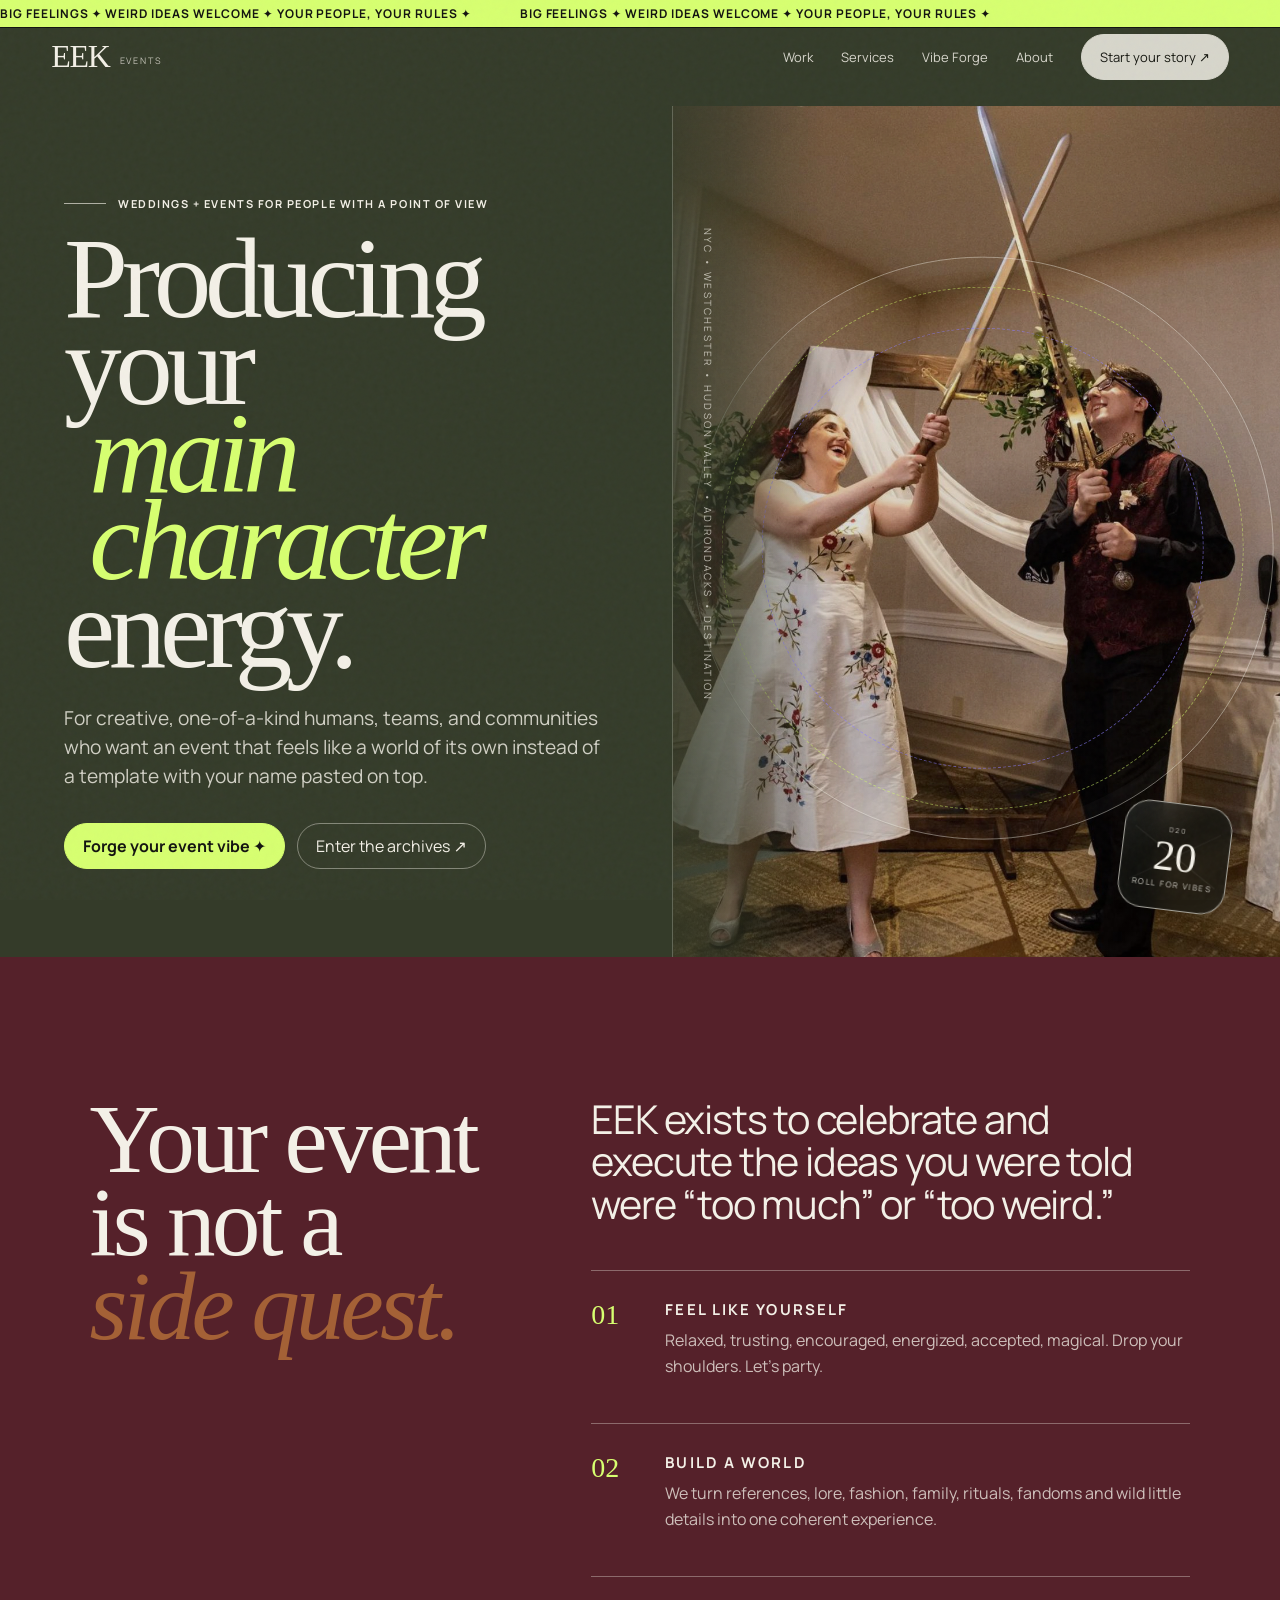
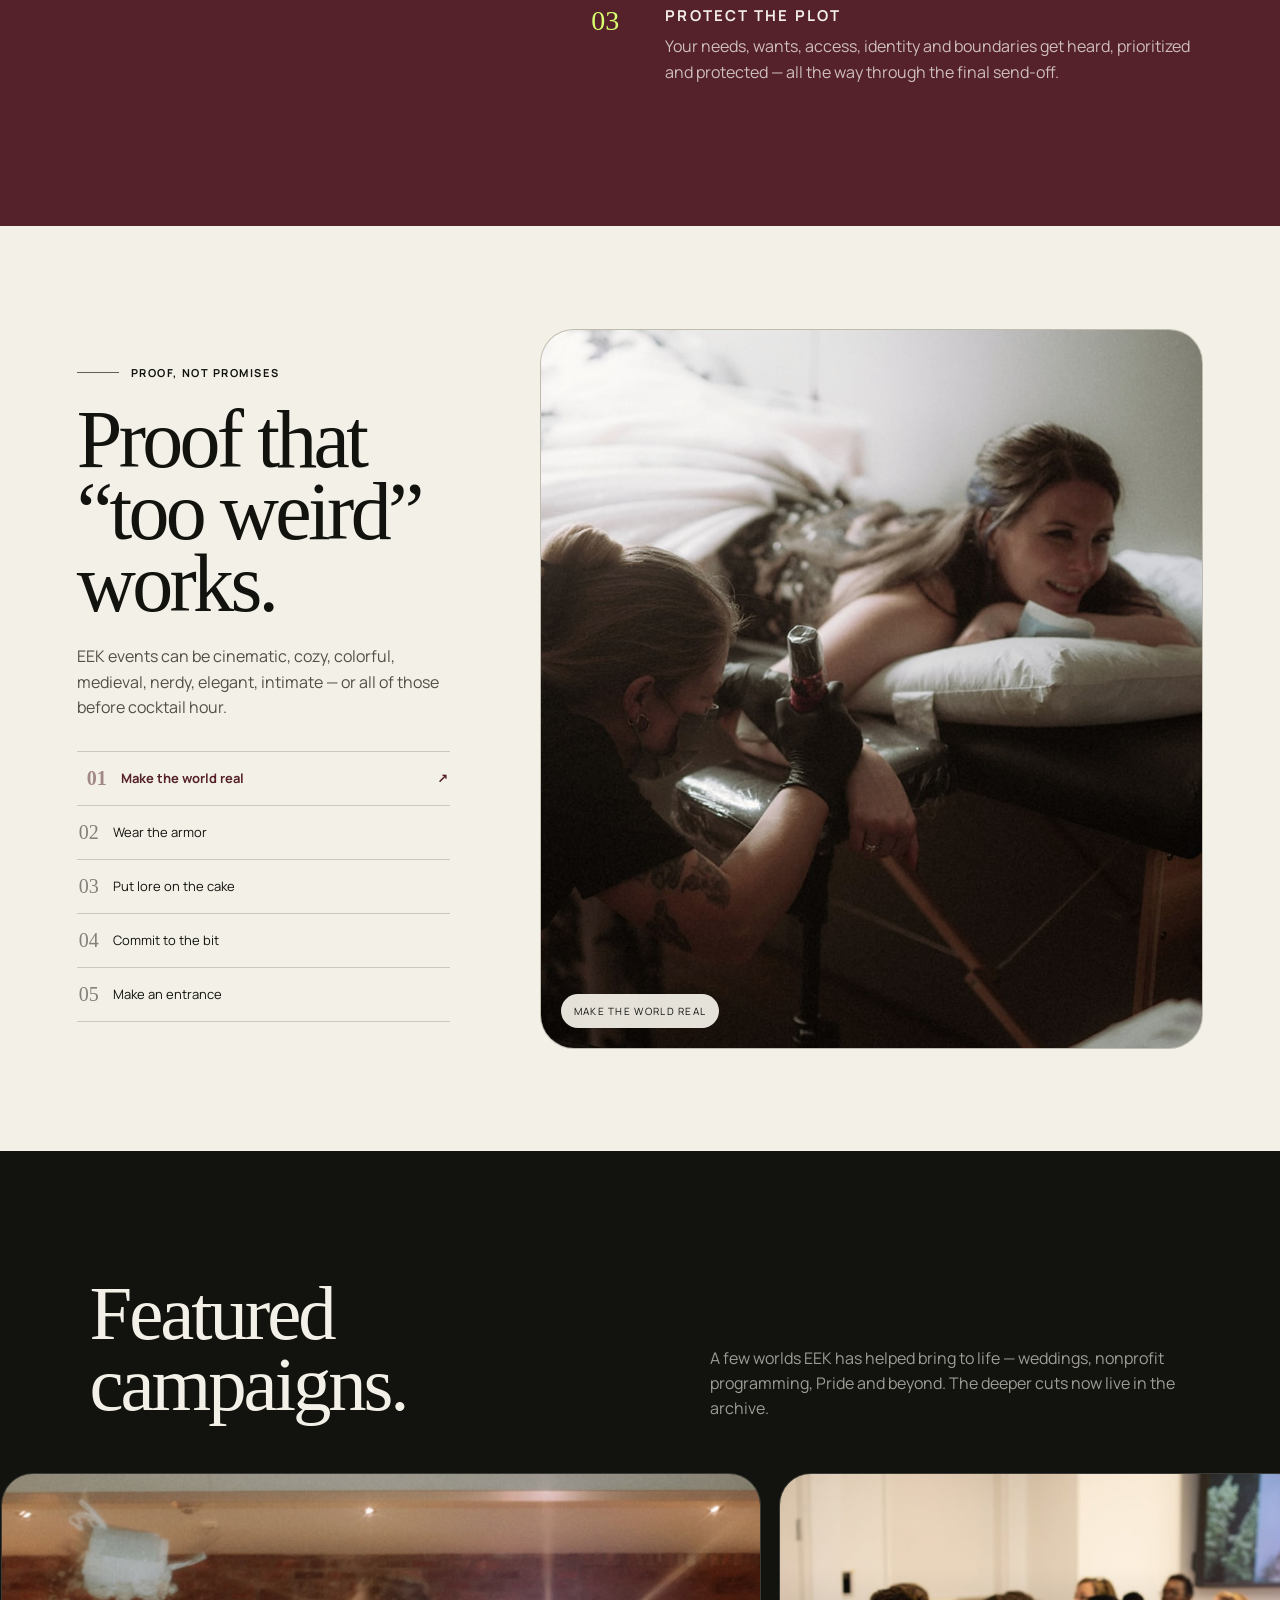
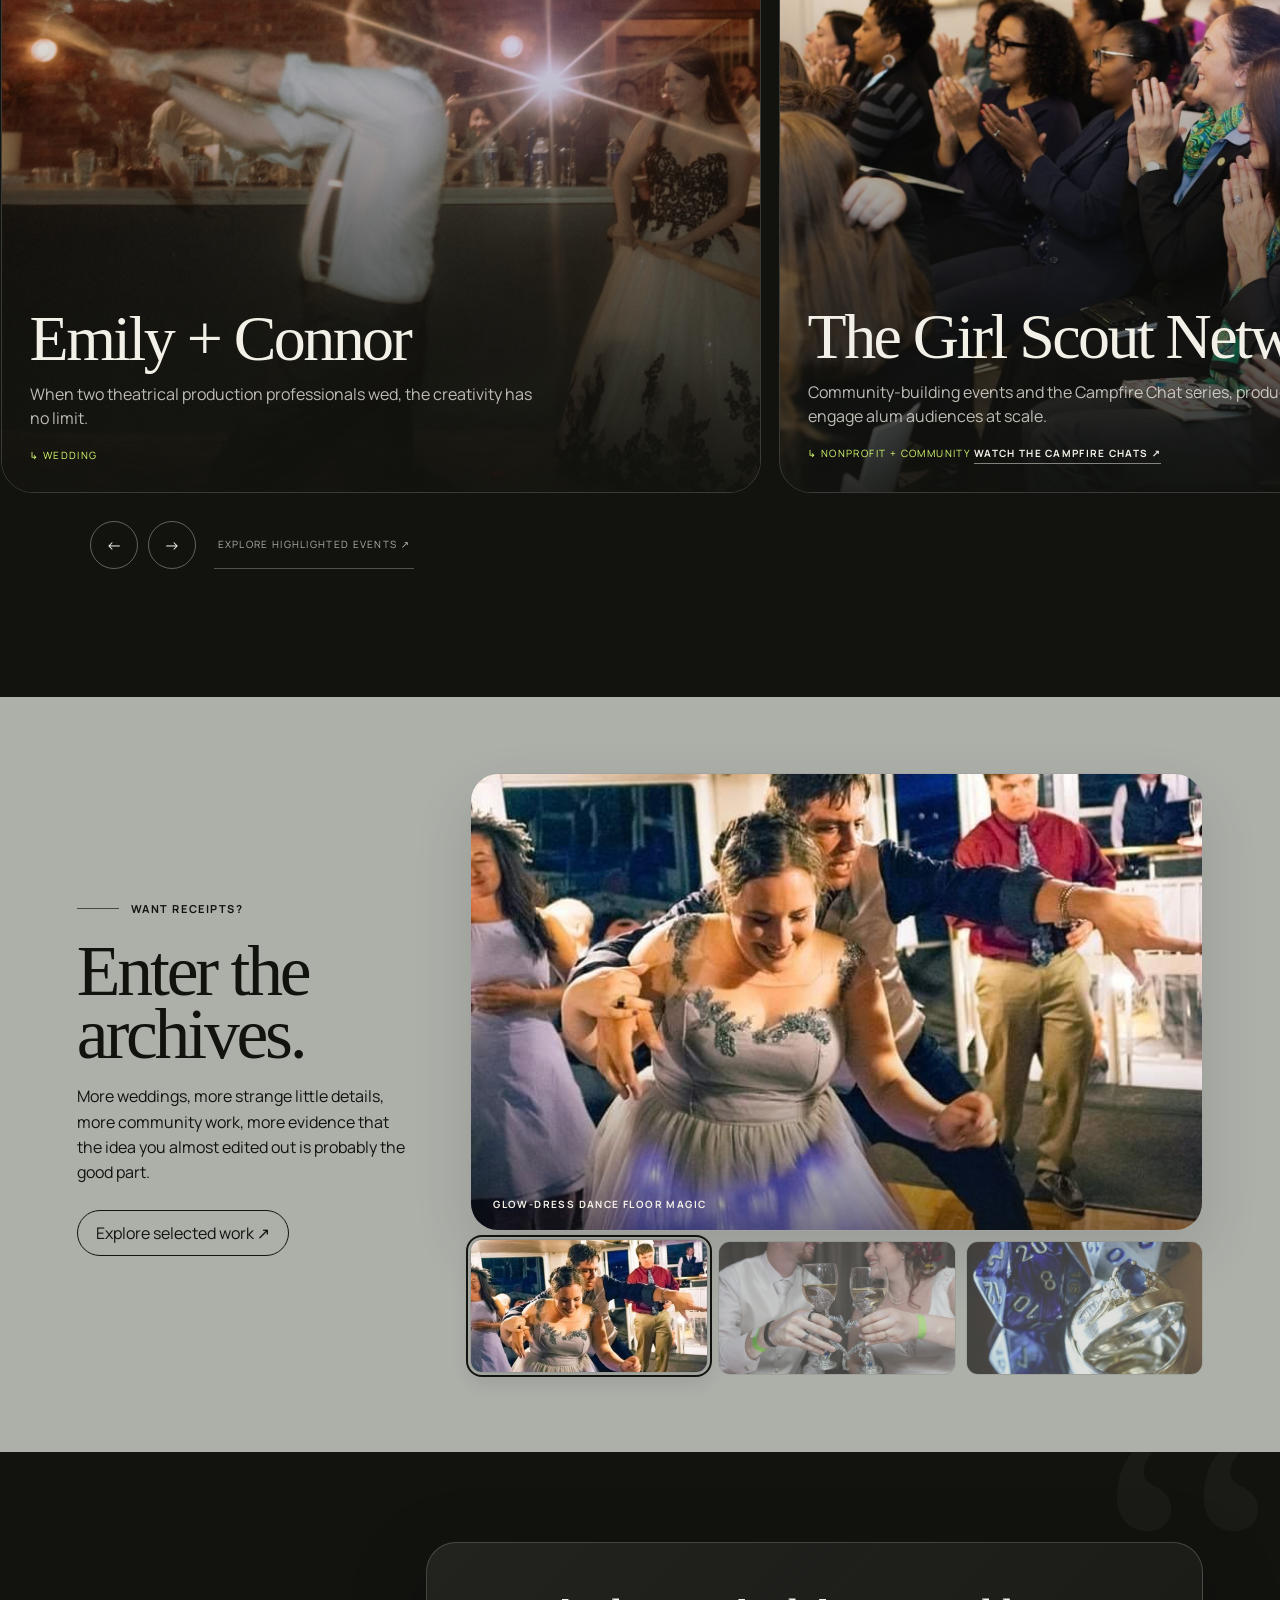
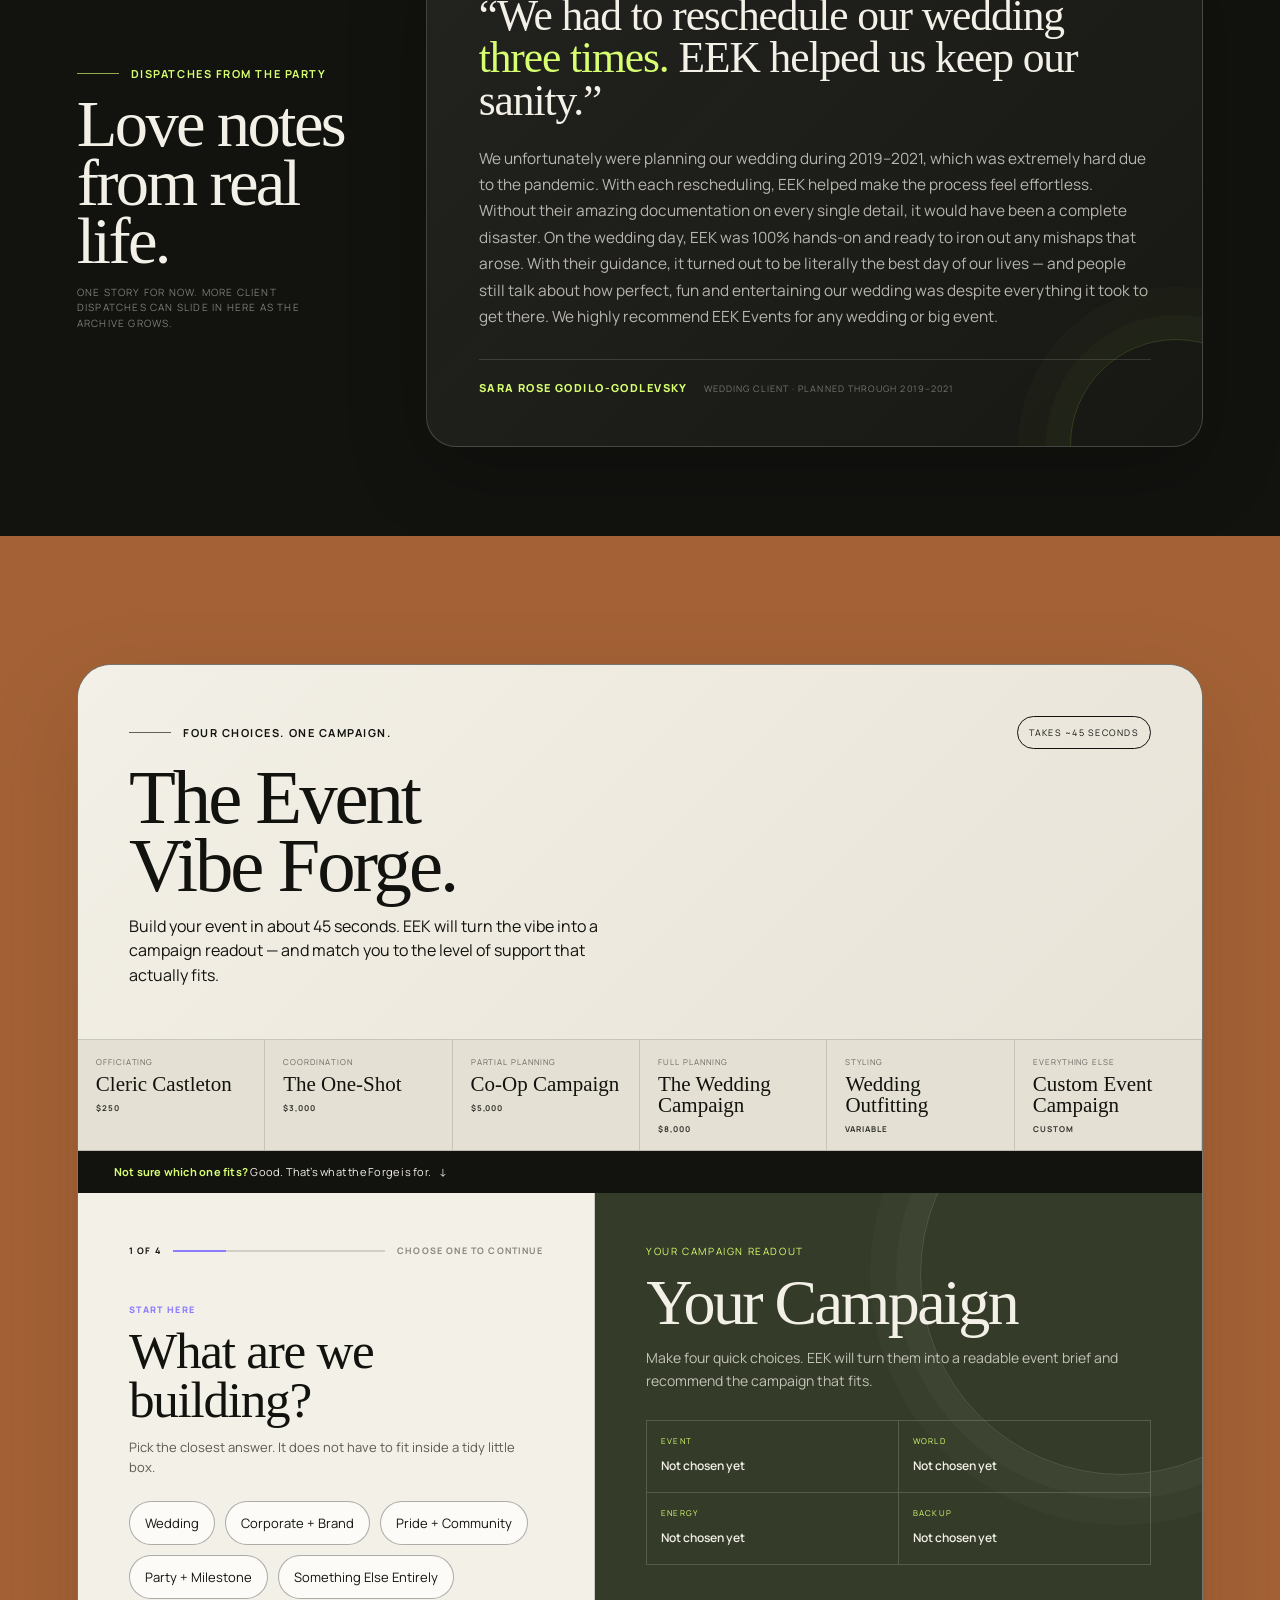
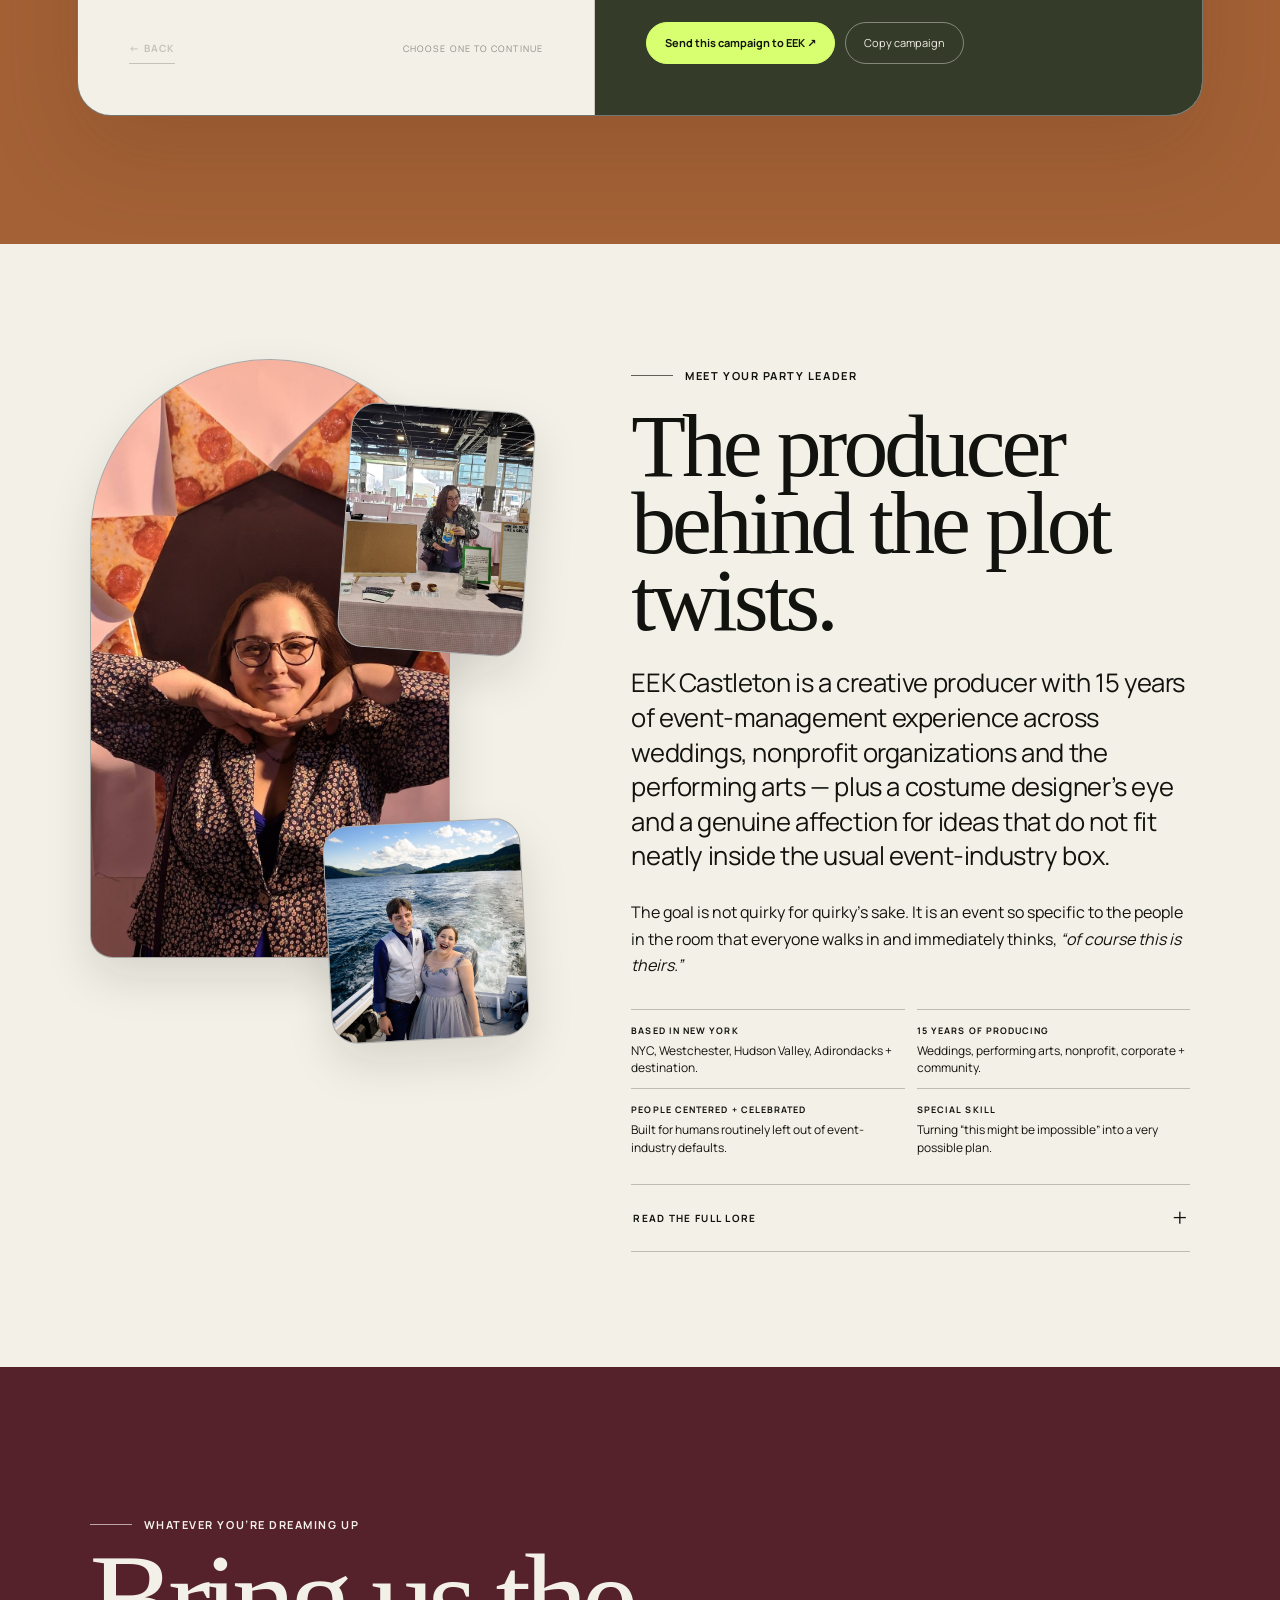
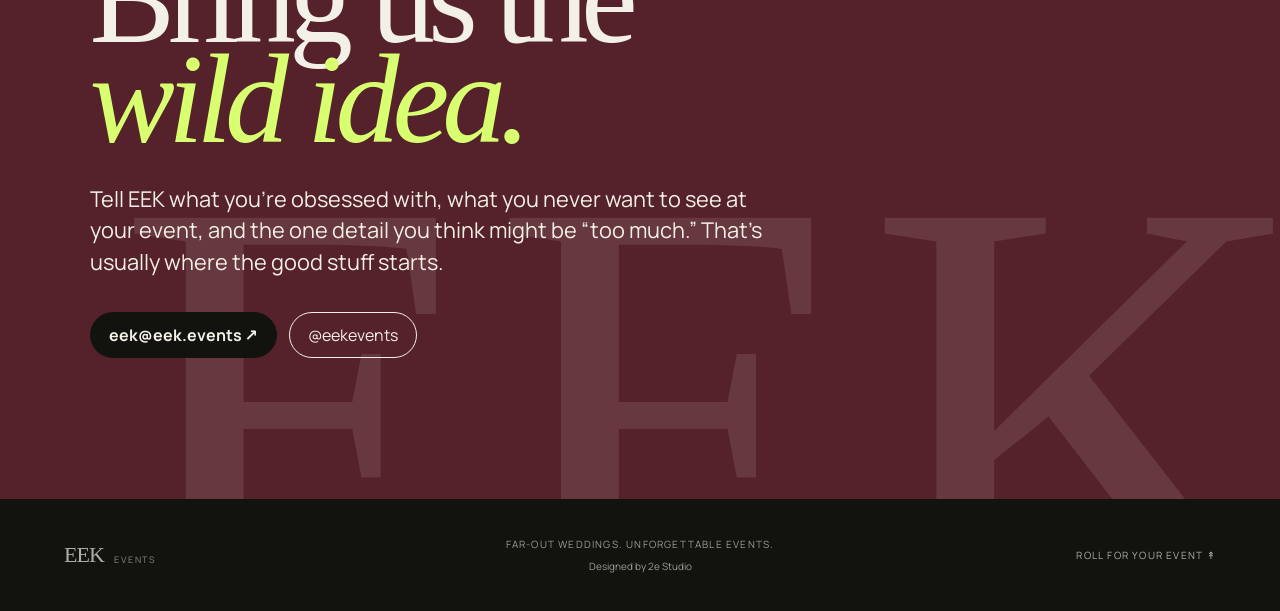
<file: index.html>
<!doctype html>
<html lang="en">
<head>
<meta charset="utf-8" />
<meta name="viewport" content="width=device-width, initial-scale=1" />
<meta name="description" content="EEK Events — unforgettable weddings and events for people with a point of view. Producing your main character energy." />
<title>EEK Events — Producing Your Main Character Energy</title>
<link rel="preconnect" href="https://fonts.googleapis.com">
<link rel="preconnect" href="https://fonts.gstatic.com" crossorigin>
<link href="https://fonts.googleapis.com/css2?family=IM+Fell+English:ital@0;1&family=Manrope:wght@400..800&display=swap" rel="stylesheet">
<style>
:root{
  --forest:#343B29;
  --oxblood:#55212A;
  --copper:#A46136;
  --sage:#ADB0A9;
  --paper:#F3F0E7;
  --ink:#12130F;
  --violet:#8B7CFF;
  --acid:#D7FF70;
  --line:rgba(243,240,231,.24);
  --shadow:0 25px 80px rgba(0,0,0,.24);
  --radius:28px;
  --display:"IM Fell English", Georgia, serif;
  --sans:"Manrope", system-ui, -apple-system, sans-serif;
}
*{box-sizing:border-box}
html{scroll-behavior:smooth;background:var(--forest)}
body{margin:0;font-family:var(--sans);background:var(--paper);color:var(--ink);overflow-x:hidden}
a{color:inherit;text-decoration:none}
button,input,textarea,select{font:inherit}
button{color:inherit}
img{display:block;max-width:100%}
::selection{background:var(--violet);color:white}

.eek-app{overflow:clip;position:relative}
.eek-app:before{content:"";position:fixed;inset:0;pointer-events:none;opacity:.045;z-index:99;background-image:url("data:image/svg+xml,%3Csvg viewBox='0 0 180 180' xmlns='http://www.w3.org/2000/svg'%3E%3Cfilter id='n'%3E%3CfeTurbulence type='fractalNoise' baseFrequency='.88' numOctaves='3' stitchTiles='stitch'/%3E%3C/filter%3E%3Crect width='100%25' height='100%25' filter='url(%23n)' opacity='.75'/%3E%3C/svg%3E")}

.topbar{
  height:28px;
  background:var(--acid);
  color:var(--ink);
  display:flex;
  align-items:center;
  overflow:hidden;
  border-bottom:1px solid var(--ink);
  font-size:12px;
  font-weight:700;
  letter-spacing:.08em;
  text-transform:uppercase;
}
.marquee{display:flex;white-space:nowrap;animation:marquee 26s linear infinite;will-change:transform}
.marquee span{padding-right:48px}
@keyframes marquee{to{transform:translateX(-50%)}}

.nav{
  position:absolute;
  z-index:20;
  top:28px;
  left:0;
  right:0;
  height:58px;
  display:flex;
  align-items:center;
  justify-content:space-between;
  padding:0 clamp(20px,4vw,62px);
  color:var(--paper);
}
.logo{display:flex;align-items:center;gap:10px;font-family:var(--display);font-size:32px;line-height:.8;letter-spacing:-.04em;cursor:pointer;user-select:none}
.logo small{display:block;font-family:var(--sans);font-size:9px;text-transform:uppercase;letter-spacing:.2em;opacity:.75;margin-top:8px}
.nav-links{display:flex;align-items:center;gap:28px;font-size:13px}
.nav-links a{opacity:.86;transition:.25s ease}.nav-links a:hover{opacity:1;transform:translateY(-1px)}
.nav-cta,.btn{display:inline-flex;align-items:center;justify-content:center;gap:10px;min-height:46px;padding:0 18px;border:1px solid currentColor;border-radius:999px;cursor:pointer;background:transparent;transition:transform .25s ease,background .25s ease,color .25s ease,box-shadow .25s ease}
.nav-cta:hover,.btn:hover{transform:translateY(-2px)}
.nav-cta{background:var(--paper);color:var(--ink);border-color:var(--paper)}

.hero{
  min-height:100svh;
  background:var(--forest);
  color:var(--paper);
  display:grid;
  grid-template-columns:minmax(0,1.05fr) minmax(340px,.95fr);
  position:relative;
  padding-top:78px;
}
.hero-copy{display:flex;flex-direction:column;justify-content:flex-end;padding:clamp(40px,7vw,100px) clamp(24px,5vw,76px) clamp(52px,7vw,88px);position:relative;z-index:3}
.kicker{display:inline-flex;align-items:center;gap:12px;text-transform:uppercase;letter-spacing:.14em;font-size:11px;font-weight:700;margin-bottom:24px}
.kicker:before{content:"";width:42px;height:1px;background:currentColor;opacity:.65}
.hero h1{font-family:var(--display);font-weight:400;font-size:clamp(68px,9vw,148px);line-height:.76;letter-spacing:-.055em;margin:0;max-width:900px}
.hero h1 em{font-weight:400;color:var(--acid);display:block;padding-left:.22em}
.hero-sub{max-width:650px;font-size:clamp(17px,1.5vw,22px);line-height:1.5;margin:32px 0;color:rgba(243,240,231,.82)}
.hero-actions{display:flex;flex-wrap:wrap;gap:12px;align-items:center}
.btn-primary{background:var(--acid);color:var(--ink);border-color:var(--acid);font-weight:700}.btn-primary:hover{box-shadow:0 12px 34px rgba(215,255,112,.14)}
.btn-ghost{color:var(--paper);border-color:rgba(243,240,231,.42)}

.hero-visual{position:relative;min-height:640px;overflow:hidden;border-left:1px solid var(--line);isolation:isolate}
.hero-visual:before{content:"";position:absolute;inset:0;background:linear-gradient(180deg,rgba(0,0,0,.08),rgba(0,0,0,.2)),url('assets/sword-ceremony.jpg') center/cover;transform:scale(1.035);transition:transform 1.4s cubic-bezier(.2,.8,.2,1)}
.hero-visual:hover:before{transform:scale(1)}
.hero-visual:after{
  content:"";
  position:absolute;
  left:0;
  top:0;
  bottom:0;
  width:25%;
  pointer-events:none;
  background:linear-gradient(
    90deg,
    rgba(52,59,41,.82) 0%,
    rgba(52,59,41,.58) 40%,
    rgba(52,59,41,.22) 72%,
    transparent 100%
  );
  z-index:3;
}
.portal{
  position:absolute;
  z-index:2;

  /* BIG enough to surround the whole couple */
  width:min(96%, 880px);
  aspect-ratio:1;

  left:51%;
  top:52%;
  transform:translate(-50%,-50%);

  border:1px solid rgba(243,240,231,.42);
  border-radius:50%;

  box-shadow:
    inset 0 0 0 14px rgba(243,240,231,.025),
    0 0 0 1px rgba(0,0,0,.03);
}

.portal:before,
.portal:after{
  content:"";
  position:absolute;
  border-radius:50%;
  border:1px dashed rgba(215,255,112,.48);
  animation:spin 28s linear infinite;
}

/* green ring — stays close to the big outer circle */
.portal:before{
  inset:5%;
}

/* purple ring — still large, not a tiny bullseye */
.portal:after{
  inset:12%;
  animation-direction:reverse;
  animation-duration:20s;
  border-color:rgba(139,124,255,.58);
}

@keyframes spin{to{transform:rotate(360deg)}}
.die{
  position:absolute;
  z-index:4;
  right:clamp(22px,4vw,60px);
  bottom:46px;

  width:108px;
  height:108px;
  padding:14px 10px 13px;

  border-radius:25px;
  border:1px solid rgba(243,240,231,.62);

  background:
    linear-gradient(
      145deg,
      rgba(255,255,255,.06),
      transparent 38%
    ),
    rgba(18,19,15,.76);

  backdrop-filter:blur(12px);
  color:var(--paper);

  display:flex;
  flex-direction:column;
  align-items:center;
  justify-content:center;
  gap:7px;

  cursor:pointer;
  transform:rotate(7deg);

  box-shadow:
    0 16px 38px rgba(0,0,0,.28),
    inset 0 0 0 1px rgba(255,255,255,.04),
    inset 0 0 28px rgba(255,255,255,.025);

  transition:
    transform .25s ease,
    background .25s ease,
    box-shadow .25s ease;
}

.die:before{
  content:"D20";
  font-size:7px;
  font-weight:600;
  letter-spacing:.22em;
  opacity:.55;
  margin-bottom:-3px;
}

.die:after{
  content:"";
  position:absolute;
  inset:10px;
  border-radius:18px;
  pointer-events:none;

  background:
    linear-gradient(
      32deg,
      transparent 49%,
      rgba(243,240,231,.07) 50%,
      transparent 51%
    ),
    linear-gradient(
      -32deg,
      transparent 49%,
      rgba(243,240,231,.05) 50%,
      transparent 51%
    );
}

.die:hover{
  transform:rotate(0deg) scale(1.06);
  background:rgba(139,124,255,.90);

  box-shadow:
    0 20px 46px rgba(0,0,0,.34),
    0 0 30px rgba(139,124,255,.22);
}

.die strong{
  position:relative;
  z-index:2;
  font-family:var(--display);
  font-size:43px;
  font-weight:400;
  line-height:.82;
}

.die span{
  position:relative;
  z-index:2;
  font-size:8px;
  font-weight:500;
  line-height:1;
  text-transform:uppercase;
  letter-spacing:.18em;
  opacity:.72;
  white-space:nowrap;
}
.hero-note{position:absolute;z-index:4;left:28px;top:122px;writing-mode:vertical-rl;text-orientation:mixed;font-size:10px;text-transform:uppercase;letter-spacing:.22em;opacity:.7}

.prophecy{position:fixed;right:20px;bottom:20px;z-index:80;width:min(390px,calc(100vw - 40px));background:var(--paper);color:var(--ink);border:1px solid var(--ink);padding:18px 18px 16px;box-shadow:var(--shadow);border-radius:18px;transform:translateY(140%);opacity:0;transition:.45s cubic-bezier(.2,.8,.2,1)}
.prophecy.show{transform:none;opacity:1}.prophecy b{font-family:var(--display);font-size:25px;font-weight:400;display:block;margin-bottom:4px}.prophecy p{margin:0;font-size:13px;line-height:1.5}.prophecy button{position:absolute;right:10px;top:8px;border:0;background:none;font-size:20px;cursor:pointer}

.manifesto{background:var(--oxblood);color:var(--paper);padding:clamp(88px,11vw,170px) clamp(24px,7vw,110px);position:relative}
.manifesto-grid{display:grid;grid-template-columns:.8fr 1.2fr;gap:clamp(40px,8vw,130px);align-items:start}
.manifesto h2{font-family:var(--display);font-size:clamp(58px,7.6vw,118px);line-height:.86;font-weight:400;letter-spacing:-.04em;margin:0;position:sticky;top:110px}
.manifesto h2 span{color:var(--copper);font-style:italic}
.manifesto-copy{display:grid;gap:44px}
.big-p{font-size:clamp(24px,3.1vw,48px);line-height:1.08;letter-spacing:-.03em;margin:0}
.mission-card{display:grid;grid-template-columns:56px 1fr;gap:18px;padding-top:28px;border-top:1px solid rgba(243,240,231,.35)}
.mission-card .num{font-family:var(--display);font-size:28px;color:var(--acid)}
.mission-card h3{margin:0 0 8px;font-size:15px;text-transform:uppercase;letter-spacing:.14em}.mission-card p{margin:0;line-height:1.6;color:rgba(243,240,231,.76);max-width:640px}

.collage{background:var(--paper);padding:clamp(74px,9vw,130px) clamp(18px,4vw,60px)}
.section-head{display:flex;justify-content:space-between;align-items:end;gap:30px;margin-bottom:46px;padding:0 clamp(6px,2vw,24px)}
.section-head h2{font-family:var(--display);font-weight:400;font-size:clamp(50px,6vw,88px);line-height:.92;letter-spacing:-.04em;margin:0}.section-head p{max-width:480px;margin:0;line-height:1.55;color:#515047}
.gallery-grid{display:grid;grid-template-columns:1.15fr .85fr .85fr;grid-template-rows:320px 260px;gap:14px}
.photo{position:relative;border-radius:24px;overflow:hidden;background:#d6d4cc;border:1px solid rgba(18,19,15,.12);min-height:220px}.photo img{width:100%;height:100%;object-fit:cover;transition:transform .9s cubic-bezier(.2,.8,.2,1);filter:saturate(.9)}.photo:hover img{transform:scale(1.035)}
.photo.one{grid-row:span 2}.photo.two{grid-column:span 2}.photo-label{position:absolute;left:14px;bottom:14px;background:rgba(243,240,231,.92);padding:8px 10px;border-radius:999px;font-size:10px;text-transform:uppercase;letter-spacing:.12em;backdrop-filter:blur(8px)}

.cases{background:var(--ink);color:var(--paper);padding:clamp(86px,10vw,150px) 0}
.cases .section-head{padding:0 clamp(24px,7vw,100px)}.cases .section-head p{color:rgba(243,240,231,.62)}
.case-track{display:flex;gap:18px;overflow-x:auto;scroll-snap-type:x mandatory;padding:6px clamp(24px,7vw,100px) 28px;scrollbar-width:none}.case-track::-webkit-scrollbar{display:none}
.case{position:relative;flex:0 0 min(72vw,760px);height:min(62vw,620px);min-height:500px;border-radius:32px;overflow:hidden;scroll-snap-align:start;border:1px solid rgba(243,240,231,.18);isolation:isolate}
.case-bg{
  position:absolute;
  inset:0;
  background:var(--case-bg);
  transition:transform .8s ease;
}

.case-bg img{
  width:100%;
  height:100%;
  object-fit:cover;
  object-position:center;
}
.case:hover .case-bg{transform:scale(1.02) rotate(.4deg)}
.case:before{content:"";position:absolute;inset:0;background:radial-gradient(circle at 72% 25%,rgba(139,124,255,.22),transparent 24%),linear-gradient(180deg,transparent 15%,rgba(18,19,15,.9) 100%);z-index:1}
.case-no{position:absolute;z-index:2;top:24px;left:26px;font-size:10px;letter-spacing:.16em;text-transform:uppercase;border:1px solid rgba(243,240,231,.45);padding:8px 10px;border-radius:999px}
.case-copy{position:absolute;z-index:2;left:28px;right:28px;bottom:28px}.case-copy h3{font-family:var(--display);font-weight:400;font-size:clamp(46px,5vw,80px);letter-spacing:-.04em;line-height:.9;margin:0}.case-copy p{max-width:520px;margin:14px 0 0;color:rgba(243,240,231,.76);line-height:1.5}.case-tag{margin-top:18px;display:inline-flex;gap:8px;align-items:center;font-size:10px;text-transform:uppercase;letter-spacing:.14em;color:var(--acid)}
.case:nth-child(1){--case-bg:linear-gradient(135deg,#55212A 0 34%,#A46136 34% 52%,#343B29 52%)}
.case:nth-child(2){--case-bg:radial-gradient(circle at 20% 20%,#8B7CFF 0 15%,transparent 16%),linear-gradient(120deg,#343B29,#10120e 55%,#55212A)}
.case:nth-child(3){--case-bg:linear-gradient(160deg,#ADB0A9 0 24%,#F3F0E7 24% 38%,#A46136 38% 55%,#55212A 55%)}
.case-art{position:absolute;right:5%;top:10%;width:42%;aspect-ratio:3/4;border:1px solid rgba(243,240,231,.35);border-radius:50% 50% 12px 12px;z-index:0;background:rgba(243,240,231,.07);display:grid;place-items:center;font-family:var(--display);font-size:clamp(60px,9vw,128px);font-style:italic;color:rgba(243,240,231,.82);transform:rotate(4deg)}
.case-nav{display:flex;gap:10px;padding:0 clamp(24px,7vw,100px)}.case-nav button{width:48px;height:48px;border-radius:50%;border:1px solid rgba(243,240,231,.35);background:transparent;color:var(--paper);cursor:pointer;transition:.2s}.case-nav button:hover{background:var(--paper);color:var(--ink)}


/* Expanded client-requested campaign archive */
.case-bg img{width:100%;height:100%;object-fit:cover;object-position:center}
.case-cta{display:inline-flex;align-items:center;gap:7px;margin-top:14px;padding-bottom:3px;border-bottom:1px solid rgba(243,240,231,.5);font-size:10px;font-weight:700;text-transform:uppercase;letter-spacing:.13em;color:var(--paper)}
.case-cta:hover{color:var(--acid);border-color:var(--acid)}
.archive-expansion{background:var(--paper);color:var(--ink);padding:clamp(78px,9vw,132px) clamp(18px,5vw,76px)}
.archive-intro{display:grid;grid-template-columns:1fr .8fr;gap:40px;align-items:end;max-width:1320px;margin:0 auto 44px}
.archive-intro h2{font-family:var(--display);font-weight:400;font-size:clamp(52px,6vw,92px);line-height:.9;letter-spacing:-.04em;margin:0}
.archive-intro p{max-width:540px;margin:0;line-height:1.6;color:#515047}
.archive-stack{max-width:1320px;margin:auto;display:grid;gap:18px}
.archive-story{border:1px solid rgba(18,19,15,.16);border-radius:30px;padding:clamp(18px,2.5vw,32px);background:#ebe7dc;overflow:hidden}
.archive-story-head{display:flex;justify-content:space-between;gap:28px;align-items:end;margin-bottom:22px}
.archive-story-head h3{font-family:var(--display);font-size:clamp(36px,4vw,58px);font-weight:400;line-height:.95;margin:0}
.archive-story-head p{max-width:580px;margin:0;font-size:13px;line-height:1.55;color:#55544c}
.archive-story-head a{display:inline-flex;margin-top:12px;font-size:10px;font-weight:700;text-transform:uppercase;letter-spacing:.13em;border-bottom:1px solid currentColor;padding-bottom:3px}
.archive-gallery{display:grid;grid-template-columns:repeat(12,1fr);grid-auto-rows:180px;gap:10px}
.archive-shot{margin:0;border-radius:18px;overflow:hidden;background:#ccc;position:relative}
.archive-shot img{width:100%;height:100%;object-fit:cover;transition:transform .7s ease}
.archive-shot:hover img{transform:scale(1.025)}
.archive-shot.wide{grid-column:span 7;grid-row:span 2}
.archive-shot.tall{grid-column:span 5;grid-row:span 2}
.archive-shot.third{grid-column:span 4;grid-row:span 2}
.archive-shot.half{grid-column:span 6;grid-row:span 2}
.archive-story.gs .archive-shot.hero-shot{grid-column:span 7;grid-row:span 3}
.archive-story.gs .archive-shot.small-shot{grid-column:span 5;grid-row:span 1}
.archive-story.gs .archive-shot.small-pair{grid-column:span 5;grid-row:span 2}
.archive-story.gs .archive-shot.small-pair-grid{display:grid;grid-template-columns:1fr 1fr;gap:10px;background:transparent;overflow:visible}
.archive-story.gs .archive-shot.small-pair-grid figure{margin:0;border-radius:18px;overflow:hidden;min-height:100%}
.archive-story.gs .archive-shot.small-pair-grid img{width:100%;height:100%;object-fit:cover}

/* Full biography requested by EEK — additive to the short About section above */
.about-deep{background:var(--oxblood);color:var(--paper);padding:clamp(88px,10vw,150px) clamp(24px,7vw,100px)}
.about-deep-grid{max-width:1320px;margin:auto;display:grid;grid-template-columns:.9fr 1.1fr;gap:clamp(42px,7vw,100px);align-items:start}
.about-deep-photos{display:grid;grid-template-columns:1fr 1fr;grid-template-rows:360px 290px;gap:12px;position:sticky;top:110px}
.about-deep-photos figure{margin:0;border-radius:24px;overflow:hidden;border:1px solid rgba(243,240,231,.2);background:#251a1b}
.about-deep-photos figure:first-child{grid-row:span 2}
.about-deep-photos img{width:100%;height:100%;object-fit:cover;filter:saturate(.94)}
.about-deep-photos figure:nth-child(2) img{object-position:center 42%}
.about-deep-copy .kicker{color:var(--acid)}
.about-deep-copy h2{font-family:var(--display);font-weight:400;font-size:clamp(58px,7vw,104px);line-height:.86;letter-spacing:-.045em;margin:0 0 30px}
.about-deep-copy .credential{font-size:12px;text-transform:uppercase;letter-spacing:.14em;color:var(--acid);margin:0 0 26px}
.about-deep-copy p{font-size:clamp(16px,1.35vw,19px);line-height:1.68;color:rgba(243,240,231,.84);margin:0 0 22px}
.about-deep-copy p:last-child{margin-bottom:0}

@media (max-width:1000px){
  .archive-intro,.about-deep-grid{grid-template-columns:1fr}
  .about-deep-photos{position:static;max-width:760px}
}
@media (max-width:720px){
  .archive-expansion{padding-left:14px;padding-right:14px}
  .archive-story{border-radius:24px;padding:14px}
  .archive-story-head{display:block}
  .archive-story-head p{margin-top:12px}
  .archive-gallery{grid-template-columns:1fr;grid-auto-rows:260px}
  .archive-shot.wide,.archive-shot.tall,.archive-shot.third,.archive-shot.half,
  .archive-story.gs .archive-shot.hero-shot,.archive-story.gs .archive-shot.small-shot,.archive-story.gs .archive-shot.small-pair{grid-column:auto;grid-row:auto}
  .archive-story.gs .archive-shot.small-pair-grid{grid-template-columns:1fr 1fr;min-height:260px}
  .about-deep{padding-left:20px;padding-right:20px}
  .about-deep-photos{grid-template-columns:1fr 1fr;grid-template-rows:330px 210px}
  .about-deep-photos figure:first-child{grid-column:span 2;grid-row:auto}
}

.services{background:var(--sage);padding:clamp(88px,10vw,150px) clamp(24px,6vw,90px);position:relative}.services:before{content:"";position:absolute;right:-130px;top:40px;width:420px;height:420px;border:1px solid rgba(18,19,15,.16);border-radius:50%;box-shadow:0 0 0 28px rgba(18,19,15,.03),0 0 0 64px rgba(18,19,15,.02)}
.services-intro{display:grid;grid-template-columns:1fr .8fr;gap:50px;align-items:end;margin-bottom:52px}.services h2{font-family:var(--display);font-weight:400;font-size:clamp(60px,7.5vw,116px);line-height:.85;letter-spacing:-.045em;margin:0}.services-intro p{margin:0 0 8px;line-height:1.6;max-width:520px}
.quest-grid{display:grid;grid-template-columns:repeat(12,1fr);gap:12px;position:relative;z-index:2}.quest{grid-column:span 4;background:rgba(243,240,231,.8);border:1px solid rgba(18,19,15,.18);border-radius:24px;padding:24px;min-height:330px;display:flex;flex-direction:column;justify-content:space-between;transition:.3s ease}.quest:hover{transform:translateY(-6px) rotate(-.35deg);background:var(--paper);box-shadow:0 20px 50px rgba(18,19,15,.12)}.quest:nth-child(4),.quest:nth-child(5){grid-column:span 6}
.quest.custom-event{grid-column:span 12;min-height:260px}.quest.custom-event p{max-width:850px}
.quest-top{display:flex;justify-content:space-between;gap:20px;align-items:start}.quest-icon{width:48px;height:48px;border-radius:14px;background:var(--ink);color:var(--acid);display:grid;place-items:center;font-family:var(--display);font-size:23px;transform:rotate(-4deg)}.quest-price{font-size:12px;font-weight:700;border-bottom:1px solid currentColor;padding-bottom:3px}.quest h3{font-family:var(--display);font-size:clamp(34px,3vw,48px);font-weight:400;line-height:.92;margin:30px 0 12px}.quest p{font-size:13px;line-height:1.55;margin:0;color:#44473f}.quest a{display:inline-flex;align-items:center;gap:8px;font-size:11px;text-transform:uppercase;letter-spacing:.12em;font-weight:700;margin-top:24px}.quest a:after{content:"↗";font-size:16px}

.forge{background:var(--copper);color:var(--ink);padding:clamp(88px,10vw,150px) clamp(22px,6vw,90px)}
.forge-shell{max-width:1280px;margin:auto;border:1px solid rgba(18,19,15,.55);border-radius:34px;background:var(--paper);overflow:hidden;box-shadow:0 35px 90px rgba(78,43,24,.18)}
.forge-head{display:grid;grid-template-columns:1fr auto;gap:20px;padding:clamp(28px,4vw,54px);border-bottom:1px solid rgba(18,19,15,.18);background:linear-gradient(135deg,var(--paper),#e8e3d7)}
.forge-head h2{font-family:var(--display);font-weight:400;font-size:clamp(50px,6vw,90px);line-height:.88;letter-spacing:-.04em;margin:0}.forge-head p{max-width:500px;line-height:1.55;margin:14px 0 0}.forge-badge{align-self:start;border:1px solid var(--ink);border-radius:999px;padding:9px 11px;font-size:9px;text-transform:uppercase;letter-spacing:.14em;white-space:nowrap}
.forge-body{display:grid;grid-template-columns:.95fr 1.05fr;min-height:590px}.forge-form{padding:clamp(26px,4vw,52px);border-right:1px solid rgba(18,19,15,.18)}
.question{margin-bottom:34px}.question label.title{display:block;font-family:var(--display);font-size:28px;margin-bottom:12px}.choices{display:flex;flex-wrap:wrap;gap:8px}.chip{border:1px solid rgba(18,19,15,.34);border-radius:999px;padding:10px 12px;font-size:12px;background:white;cursor:pointer;transition:.2s}.chip:hover,.chip.active{background:var(--ink);color:var(--paper);border-color:var(--ink);transform:translateY(-1px)}
.textline{width:100%;border:0;border-bottom:1px solid rgba(18,19,15,.42);background:transparent;padding:12px 0;outline:none;font-size:14px}.textline:focus{border-color:var(--violet)}
.forge-result{padding:clamp(26px,4vw,52px);background:var(--forest);color:var(--paper);display:flex;flex-direction:column;justify-content:space-between;position:relative;overflow:hidden}.forge-result:before{content:"";position:absolute;width:400px;height:400px;border:1px solid rgba(243,240,231,.15);border-radius:50%;right:-120px;top:-120px;box-shadow:0 0 0 24px rgba(243,240,231,.025),0 0 0 50px rgba(243,240,231,.02)}.result-eyebrow{font-size:10px;text-transform:uppercase;letter-spacing:.16em;color:var(--acid)}.result-title{font-family:var(--display);font-size:clamp(44px,5vw,76px);font-weight:400;line-height:.92;letter-spacing:-.04em;margin:16px 0 14px}.result-copy{max-width:500px;line-height:1.6;color:rgba(243,240,231,.75);font-size:14px}.brief{border-top:1px solid rgba(243,240,231,.2);padding-top:22px;margin-top:32px}.brief pre{white-space:pre-wrap;font:12px/1.55 var(--sans);color:rgba(243,240,231,.7);margin:0}.result-actions{display:flex;flex-wrap:wrap;gap:10px;margin-top:26px}.result-actions .btn{font-size:11px;min-height:42px}.result-actions .btn-primary{background:var(--acid);border-color:var(--acid)}

.about{
  background:var(--paper);
  padding:clamp(88px,10vw,150px) clamp(24px,7vw,100px);
  display:grid;
  grid-template-columns:.95fr 1.05fr;
  gap:clamp(40px,8vw,120px);
  align-items:center;
}

.about-photo{
  position:relative;
  border-radius:220px 220px 28px 28px;
  overflow:hidden;
  isolation:isolate;
  box-shadow:none;
}

.about-photo img{
  width:100%;
  aspect-ratio:4/5;
  object-fit:cover;
  display:block;
  border-radius:inherit;
  filter:saturate(.96) contrast(1.05) brightness(.96) sepia(.05);
}

.about-photo:before{
  content:"";
  position:absolute;
  inset:0;
  border-radius:inherit;
  pointer-events:none;
  z-index:1;

  /* warm tavern light coming from inside the room */
  background:
    radial-gradient(circle at 13% 16%,
      rgba(255,194,108,.34) 0%,
      rgba(255,174,82,.17) 16%,
      rgba(255,150,60,.06) 30%,
      transparent 43%),
    radial-gradient(circle at 87% 19%,
      rgba(255,211,137,.28) 0%,
      rgba(255,180,87,.13) 17%,
      transparent 40%),
    radial-gradient(ellipse at 50% 4%,
      rgba(255,226,170,.14) 0%,
      transparent 34%),
    linear-gradient(to bottom,
      rgba(25,12,5,.10) 0%,
      transparent 30%,
      transparent 58%,
      rgba(15,8,4,.25) 100%);

  /* shadow is deliberately INSIDE the arch */
  box-shadow:
    inset 0 0 95px 14px rgba(25,12,6,.50),
    inset 34px 0 54px rgba(18,9,4,.27),
    inset -34px 0 54px rgba(18,9,4,.27),
    inset 0 -58px 72px rgba(10,6,3,.30),
    inset 0 0 0 1px rgba(255,232,194,.12);
}

.about-photo:after{
  content:"PRODUCER • PLOT-TWIST FIXER • PROFESSIONAL YES-PERSON";
  position:absolute;
  left:32px;
  right:32px;
  bottom:28px;
  color:var(--paper);
  font-size:10px;
  letter-spacing:.16em;
  text-transform:uppercase;
  text-align:center;
  text-shadow:0 2px 12px rgba(0,0,0,.8);
  z-index:2;
}
.about-copy h2{font-family:var(--display);font-weight:400;font-size:clamp(58px,7vw,106px);line-height:.86;letter-spacing:-.045em;margin:0 0 28px}.about-copy p{font-size:clamp(16px,1.5vw,20px);line-height:1.6;max-width:680px}.about-facts{display:grid;grid-template-columns:1fr 1fr;gap:12px;margin-top:34px}.fact{border-top:1px solid rgba(18,19,15,.24);padding-top:14px;font-size:12px;line-height:1.45}.fact b{display:block;text-transform:uppercase;letter-spacing:.12em;font-size:9px;margin-bottom:5px}

.contact{background:var(--oxblood);color:var(--paper);padding:clamp(90px,11vw,170px) clamp(24px,7vw,100px);position:relative;overflow:hidden}.contact:before{content:"EEK";position:absolute;right:-.05em;bottom:-.36em;font-family:var(--display);font-size:min(48vw,680px);color:rgba(243,240,231,.11);line-height:1;pointer-events:none}.contact-inner{position:relative;z-index:2;max-width:1100px}.contact .kicker{margin-bottom:18px}.contact h2{font-family:var(--display);font-weight:400;font-size:clamp(72px,10vw,152px);line-height:.78;letter-spacing:-.055em;margin:0}.contact h2 em{font-weight:400;color:var(--acid)}.contact p{font-size:clamp(17px,1.7vw,23px);max-width:680px;line-height:1.45;margin:34px 0}.contact-actions{display:flex;flex-wrap:wrap;gap:12px}.contact .btn{border-color:var(--paper)}.contact .btn-primary{background:var(--ink);color:var(--paper);border-color:var(--ink)}

.footer{background:var(--ink);color:var(--paper);padding:34px clamp(22px,5vw,72px);display:grid;grid-template-columns:1fr auto 1fr;gap:24px;align-items:center;font-size:10px;text-transform:uppercase;letter-spacing:.12em}.footer .logo{font-size:22px}.footer-center{text-align:center;opacity:.62}.footer-right{text-align:right}.footer a{opacity:.7}.footer a:hover{opacity:1}

.reveal{opacity:0;transform:translateY(26px);transition:opacity .8s cubic-bezier(.2,.8,.2,1),transform .8s cubic-bezier(.2,.8,.2,1)}.reveal.in{opacity:1;transform:none}
.portal-mode .portal{box-shadow:0 0 90px rgba(139,124,255,.65),inset 0 0 80px rgba(215,255,112,.12)}
.portal-mode .hero{background:#1f251c}.portal-mode .die{background:var(--acid);color:var(--ink)}
.spark{position:fixed;width:8px;height:8px;border-radius:50%;background:var(--acid);pointer-events:none;z-index:999;animation:spark 900ms ease-out forwards}@keyframes spark{to{transform:translate(var(--x),var(--y)) scale(0);opacity:0}}

@media (max-width:1000px){

  .nav-links a:not(.nav-cta){
    display:none;
  }

.hero{
  grid-template-columns:1fr;
  min-height:auto;
  padding-top:0;
}

.hero-copy{
  min-height:auto;
  padding:110px 40px 64px;
  justify-content:flex-start;
}

.hero-visual{
  min-height:68svh;
  border-left:0;
  border-top:1px solid var(--line);
}

  .die:before{
    display:none;
  }

  .manifesto-grid,
  .services-intro,
  .about{
    grid-template-columns:1fr;
  }

  .manifesto h2{
    position:static;
  }

  .services-intro{
    align-items:start;
  }

  .about{
    gap:60px;
  }

  .about-photo{
    max-width:680px;
  }

  .quest{
    grid-column:span 6;
  }

  .quest:nth-child(5){
    grid-column:span 12;
  }

  .forge-body{
    grid-template-columns:1fr;
  }

  .forge-form{
    border-right:0;
    border-bottom:1px solid rgba(18,19,15,.18);
  }
}
@media (max-width:720px){

  .topbar{
    font-size:10px;
    height:28px;
  }

  .nav{
    height:58px;
    top:28px;
    padding:0 18px;
  }

  .logo{
    font-size:26px;
  }

  .nav-cta{
    min-height:40px;
    padding:0 13px;
    font-size:11px;
  }

  .hero{
    padding-top:0;
  }

  .hero-copy{
    min-height:auto;
    padding:95px 22px 52px;
    justify-content:flex-start;
  }

  .hero h1{
    font-size:clamp(60px,18vw,92px);
  }

  .hero-sub{
    font-size:17px;
  }

  .hero-visual{
    min-height:72svh;
  }

  .hero-note{
    left:14px;
    top:92px;
  }

  .die{
    width:92px;
    height:92px;
    right:18px;
    bottom:22px;
    padding:11px 8px;
    gap:5px;
  }

  .die:before{
    display:none;
  }

  .die strong{
    font-size:34px;
    line-height:.8;
  }

  .die span{
    font-size:6.5px;
    letter-spacing:.12em;
    line-height:1;
  }

  .manifesto{
    padding-left:22px;
    padding-right:22px;
  }

  .manifesto-grid{
    gap:54px;
  }

  .big-p{
    font-size:30px;
  }

  .mission-card{
    grid-template-columns:40px 1fr;
  }

  .section-head{
    display:block;
  }

  .section-head p{
    margin-top:18px;
  }

  .gallery-grid{
    grid-template-columns:1fr 1fr;
    grid-template-rows:420px 220px 220px;
  }

  .photo.one{
    grid-row:auto;
    grid-column:span 2;
  }

  .photo.two{
    grid-column:span 2;
  }

  .case{
    flex-basis:86vw;
    height:560px;
    min-height:0;
  }

  .case-art{
    width:48%;
    top:14%;
  }

  .case-copy h3{
    font-size:52px;
  }

  .services{
    padding-left:18px;
    padding-right:18px;
  }

  .quest-grid{
    display:block;
  }

  .quest{
    margin-bottom:10px;
    min-height:280px;
  }

  .forge{
    padding-left:14px;
    padding-right:14px;
  }

  .forge-head{
    grid-template-columns:1fr;
  }

  .forge-badge{
    justify-self:start;
  }

  .forge-form,
  .forge-result{
    padding:28px 22px;
  }

  .about{
    padding-left:22px;
    padding-right:22px;
  }

  .about-photo:after{
    display:none;
  }

  .about-facts{
    grid-template-columns:1fr;
  }

  .contact{
    padding-left:22px;
    padding-right:22px;
  }

  .contact h2{
    font-size:clamp(68px,21vw,100px);
  }

  .footer{
    grid-template-columns:1fr;
    justify-items:start;
  }

  .footer-center,
  .footer-right{
    text-align:left;
  }
}

@media (prefers-reduced-motion:reduce){*{scroll-behavior:auto!important;animation:none!important;transition-duration:.01ms!important}.reveal{opacity:1;transform:none}}


/* 2026-09 homepage tightening pass */
.proof-stage{background:var(--paper);padding:clamp(74px,8vw,116px) clamp(20px,6vw,90px);display:grid;grid-template-columns:minmax(280px,.72fr) minmax(0,1.28fr);gap:clamp(34px,7vw,100px);align-items:center}
.proof-copy h2{font-family:var(--display);font-weight:400;font-size:clamp(54px,6.4vw,96px);line-height:.88;letter-spacing:-.045em;margin:0 0 24px}.proof-copy>p{max-width:520px;line-height:1.6;color:#515047;margin:0 0 30px}
.proof-picks{border-top:1px solid rgba(18,19,15,.18)}.proof-pick{width:100%;display:flex;align-items:center;gap:14px;border:0;border-bottom:1px solid rgba(18,19,15,.18);background:transparent;text-align:left;padding:15px 2px;cursor:pointer;font-size:13px;transition:.2s ease}.proof-pick span{font-family:var(--display);font-size:20px;opacity:.5}.proof-pick:hover,.proof-pick.active{padding-left:10px;color:var(--oxblood)}.proof-pick.active{font-weight:700}.proof-pick.active:after{content:"↗";margin-left:auto}
.proof-image{margin:0;min-height:560px;height:min(66vw,720px);border-radius:34px;overflow:hidden;position:relative;background:#d7d2c6;border:1px solid rgba(18,19,15,.12)}.proof-image img,.proof-image video{width:100%;height:100%;object-fit:cover;object-position:center;display:block;transition:opacity .18s ease,transform .7s ease;filter:saturate(.94)}.proof-image img.swapping,.proof-image video.swapping{opacity:.18}.proof-image [hidden]{display:none!important}.proof-image:hover img,.proof-image:hover video{transform:scale(1.015)}.proof-image figcaption{position:absolute;left:20px;bottom:20px;background:rgba(243,240,231,.94);padding:10px 13px;border-radius:999px;font-size:10px;text-transform:uppercase;letter-spacing:.13em;backdrop-filter:blur(8px)}
.case-archive-link{display:inline-flex;align-items:center;margin-left:8px;min-height:48px;padding:0 4px;font-size:10px;text-transform:uppercase;letter-spacing:.13em;color:rgba(243,240,231,.7);border-bottom:1px solid rgba(243,240,231,.28)}.case-archive-link:hover{color:var(--acid);border-color:var(--acid)}
.archive-door{background:var(--sage);padding:clamp(54px,6vw,82px) clamp(24px,6vw,88px);display:grid;grid-template-columns:minmax(300px,.62fr) minmax(0,1.38fr);gap:clamp(38px,5vw,76px);align-items:center;overflow:hidden}.archive-door-copy{max-width:470px}.archive-door-copy h2{font-family:var(--display);font-weight:400;font-size:clamp(54px,5.6vw,88px);line-height:.88;letter-spacing:-.045em;margin:0 0 18px}.archive-door-copy p{max-width:440px;line-height:1.58;margin:0 0 25px}.archive-btn{border-color:var(--ink);color:var(--ink)}
.archive-selector{width:100%;max-width:790px;justify-self:end}.archive-stage{position:relative;margin:0;aspect-ratio:16/10;max-height:520px;border-radius:28px;overflow:hidden;background:#bbb;border:1px solid rgba(18,19,15,.14);box-shadow:0 24px 58px rgba(18,19,15,.12)}.archive-stage::after{content:"";position:absolute;inset:0;background:linear-gradient(to top,rgba(18,19,15,.5),transparent 38%);pointer-events:none}.archive-stage img{width:100%;height:100%;object-fit:cover;object-position:center 60%;display:block;transition:opacity .22s ease,transform .7s cubic-bezier(.2,.7,.2,1)}.archive-stage img.swapping{opacity:.3;transform:scale(1.015)}.archive-stage figcaption{position:absolute;z-index:2;left:22px;bottom:19px;color:var(--paper);font-size:10px;font-weight:700;letter-spacing:.14em;text-transform:uppercase;max-width:76%;line-height:1.35}.archive-thumbs{display:grid;grid-template-columns:repeat(3,minmax(0,1fr));gap:10px;margin-top:10px}.archive-thumb{appearance:none;border:0;background:transparent;padding:0;cursor:pointer;min-width:0;border-radius:12px}.archive-thumb img{width:100%;aspect-ratio:16/9;object-fit:cover;border-radius:12px;display:block;border:1px solid rgba(18,19,15,.14);filter:saturate(.82);opacity:.62;transition:opacity .2s ease,filter .2s ease,transform .2s ease,box-shadow .2s ease}.archive-thumb:hover img,.archive-thumb.active img{opacity:1;filter:saturate(1);transform:translateY(-2px);box-shadow:0 8px 20px rgba(18,19,15,.11)}.archive-thumb.active img{outline:2px solid var(--ink);outline-offset:2px}.archive-thumb:focus-visible{outline:2px solid var(--oxblood);outline-offset:4px}
.reviews-strip{background:var(--ink);color:var(--paper);padding:clamp(66px,7vw,104px) clamp(22px,6vw,90px);display:grid;grid-template-columns:.52fr 1.48fr;gap:clamp(34px,6vw,86px);align-items:center;position:relative;overflow:hidden}.reviews-strip:before{content:"“";position:absolute;right:-.01em;top:-.24em;font-family:var(--display);font-size:clamp(240px,33vw,520px);line-height:1;color:rgba(243,240,231,.035);pointer-events:none}.reviews-heading{position:relative;z-index:1}.reviews-heading .kicker{color:var(--acid);margin-bottom:14px}.reviews-heading h2{font-family:var(--display);font-size:clamp(48px,5.2vw,78px);font-weight:400;line-height:.88;letter-spacing:-.04em;margin:0 0 14px}.reviews-heading small{display:block;max-width:280px;font-size:10px;line-height:1.55;text-transform:uppercase;letter-spacing:.12em;color:rgba(243,240,231,.48)}.reviews-rail{position:relative;z-index:1;min-width:0}.reviews-rail blockquote{margin:0;border:1px solid rgba(243,240,231,.19);border-radius:30px;padding:clamp(28px,4vw,54px);background:linear-gradient(135deg,rgba(243,240,231,.075),rgba(243,240,231,.025));box-shadow:0 24px 80px rgba(0,0,0,.22);position:relative;overflow:hidden}.reviews-rail blockquote:after{content:"";position:absolute;width:210px;height:210px;border:1px solid rgba(192,255,80,.16);border-radius:50%;right:-80px;bottom:-105px;box-shadow:0 0 0 24px rgba(192,255,80,.025),0 0 0 52px rgba(192,255,80,.018)}.review-pull{font-family:var(--display);font-size:clamp(30px,3.4vw,50px);line-height:.98;letter-spacing:-.025em;margin:0 0 24px;max-width:900px}.review-pull em{font-style:normal;color:var(--acid)}.review-body{font-family:var(--sans);font-size:clamp(14px,1.2vw,17px);line-height:1.72;color:rgba(243,240,231,.72);margin:0;max-width:880px}.reviews-rail footer{position:relative;z-index:1;margin-top:28px;padding-top:20px;border-top:1px solid rgba(243,240,231,.14);display:flex;flex-wrap:wrap;gap:9px 16px;align-items:baseline}.review-name{font-size:11px;font-weight:800;text-transform:uppercase;letter-spacing:.13em;color:var(--acid)}.review-context{font-size:9px;text-transform:uppercase;letter-spacing:.12em;color:rgba(243,240,231,.42)}
.forge-services{display:grid;grid-template-columns:repeat(6,minmax(150px,1fr));overflow-x:auto;scrollbar-width:none;border-bottom:1px solid rgba(18,19,15,.18);background:#e5e0d4}.forge-services::-webkit-scrollbar{display:none}.forge-services a{min-width:170px;padding:16px 18px;border-right:1px solid rgba(18,19,15,.14);transition:.2s ease}.forge-services a:hover{background:var(--acid)}.forge-services span,.forge-services em{display:block;font-size:8px;text-transform:uppercase;letter-spacing:.12em;font-style:normal;opacity:.58}.forge-services strong{display:block;font-family:var(--display);font-size:21px;font-weight:400;line-height:1;margin:7px 0}.forge-services em{opacity:.85;font-weight:700}
.about-combined{background:var(--paper);padding:clamp(82px,9vw,132px) clamp(24px,7vw,100px);display:grid;grid-template-columns:.88fr 1.12fr;gap:clamp(44px,8vw,120px);align-items:start}.about-portrait{position:relative;min-height:680px;max-width:620px}.about-portrait figure{margin:0;position:absolute;overflow:hidden;border-radius:26px;background:#bbb;border:1px solid rgba(18,19,15,.12);box-shadow:0 20px 48px rgba(18,19,15,.12)}.about-portrait img{width:100%;height:100%;object-fit:cover}.about-main{inset:0 18% 12% 0;border-radius:240px 240px 30px 30px!important}.about-work{width:42%;height:36%;right:0;top:7%;transform:rotate(4deg)}.about-life{width:45%;height:32%;right:1%;bottom:0;transform:rotate(-3deg)}
.about-combined-copy h2{font-family:var(--display);font-weight:400;font-size:clamp(58px,7vw,104px);line-height:.86;letter-spacing:-.045em;margin:0 0 28px}.about-lede{font-size:clamp(20px,2vw,28px)!important;line-height:1.35!important;letter-spacing:-.015em}.about-combined-copy>p{font-size:16px;line-height:1.65;max-width:760px}.compact-facts{margin-top:30px}.about-lore{margin-top:28px;border-top:1px solid rgba(18,19,15,.24);border-bottom:1px solid rgba(18,19,15,.24)}.about-lore summary{list-style:none;cursor:pointer;padding:18px 2px;display:flex;justify-content:space-between;align-items:center;text-transform:uppercase;letter-spacing:.13em;font-size:10px;font-weight:700}.about-lore summary::-webkit-details-marker{display:none}.about-lore summary span{font-family:var(--display);font-size:26px;font-weight:400;transition:.25s}.about-lore[open] summary span{transform:rotate(45deg)}.about-lore-body{padding:0 0 26px;max-width:780px}.about-lore-body p{font-size:15px;line-height:1.7;color:#44473f}.about-lore-body .credential{font-size:10px;text-transform:uppercase;letter-spacing:.13em;color:var(--oxblood);font-weight:700}
#services{scroll-margin-top:28px}

/* Dedicated archive page */
.archive-page{background:var(--paper);min-height:100vh}.archive-page .nav{position:relative;top:0;background:var(--ink);height:86px}.archive-page .topbar{position:relative}.archive-hero{background:var(--oxblood);color:var(--paper);padding:clamp(90px,10vw,150px) clamp(24px,7vw,100px) clamp(64px,8vw,110px)}.archive-hero h1{font-family:var(--display);font-weight:400;font-size:clamp(72px,10vw,150px);line-height:.76;letter-spacing:-.055em;margin:0;max-width:1000px}.archive-hero h1 em{color:var(--acid);font-weight:400}.archive-hero p{font-size:clamp(17px,1.7vw,23px);max-width:700px;line-height:1.5;color:rgba(243,240,231,.8);margin:30px 0 0}.archive-page-grid{padding:clamp(70px,8vw,120px) clamp(20px,6vw,90px);display:grid;gap:20px}.archive-event{border:1px solid rgba(18,19,15,.16);border-radius:30px;padding:clamp(18px,2.6vw,34px);background:#ebe7dc}.archive-event-head{display:grid;grid-template-columns:.7fr 1.3fr;gap:30px;align-items:end;margin-bottom:22px}.archive-event-head h2{font-family:var(--display);font-size:clamp(44px,5vw,76px);font-weight:400;line-height:.9;margin:0}.archive-event-head p{margin:0;line-height:1.6;color:#55544c;max-width:700px}.archive-event-gallery{display:grid;grid-template-columns:repeat(12,1fr);grid-auto-rows:190px;gap:10px}.archive-event-gallery figure{margin:0;border-radius:18px;overflow:hidden;background:#ccc}.archive-event-gallery img{width:100%;height:100%;object-fit:cover}.archive-event-gallery .half{grid-column:span 6;grid-row:span 2}.archive-event-gallery .third{grid-column:span 4;grid-row:span 2}.archive-event-gallery .hero-shot{grid-column:span 7;grid-row:span 3}.archive-event-gallery .side-shot{grid-column:span 5;grid-row:span 3}.archive-event-link{display:inline-flex;margin-top:14px;font-size:10px;font-weight:700;text-transform:uppercase;letter-spacing:.13em;border-bottom:1px solid currentColor;padding-bottom:3px}

@media(max-width:1000px){.proof-stage,.archive-door,.reviews-strip,.about-combined{grid-template-columns:1fr}.proof-image{height:68vw;min-height:480px}.archive-door{gap:34px}.archive-door-copy{max-width:680px}.archive-door-copy p{max-width:620px}.archive-selector{justify-self:stretch;max-width:none}.archive-stage{aspect-ratio:16/10;max-height:560px}.archive-stage img{object-position:center 58%}.reviews-rail{overflow:visible}.about-portrait{min-height:650px}.archive-event-head{grid-template-columns:1fr}}
@media(max-width:720px){.proof-stage{padding-left:20px;padding-right:20px}.proof-image{height:115vw;min-height:420px;border-radius:24px}.proof-pick{padding:14px 0}.archive-door{padding:48px 20px 54px;gap:28px}.archive-door-copy h2{font-size:clamp(50px,14vw,72px)}.archive-door-copy p{font-size:15px}.archive-selector{max-width:none;width:100%}.archive-stage{aspect-ratio:4/3;max-height:none;border-radius:20px}.archive-stage img{object-position:center 58%}.archive-stage figcaption{left:16px;bottom:14px;font-size:8px;max-width:88%}.archive-thumbs{gap:7px;margin-top:8px}.archive-thumb img{aspect-ratio:4/3;border-radius:9px}.reviews-strip{padding-left:18px;padding-right:18px}.reviews-rail{display:block;overflow:visible}.reviews-rail blockquote{min-width:0}.forge-services{grid-template-columns:repeat(6,170px)}.about-combined{padding-left:20px;padding-right:20px}.about-portrait{min-height:520px}.about-main{inset:0 14% 14% 0}.about-work{width:44%;height:34%}.about-life{width:48%;height:30%}.compact-facts{grid-template-columns:1fr}.archive-event-gallery{grid-template-columns:1fr;grid-auto-rows:270px}.archive-event-gallery .half,.archive-event-gallery .third,.archive-event-gallery .hero-shot,.archive-event-gallery .side-shot{grid-column:auto;grid-row:auto}.archive-hero{padding-left:22px;padding-right:22px}.archive-page-grid{padding-left:14px;padding-right:14px}.archive-event{padding:14px;border-radius:24px}}


/* Guided Vibe Forge v7 */
.forge-services{display:grid;grid-template-columns:repeat(6,minmax(150px,1fr));overflow-x:auto;scrollbar-width:none;border-bottom:1px solid rgba(18,19,15,.18);background:#e5e0d4}.forge-services::-webkit-scrollbar{display:none}
.forge-service-card{min-width:170px;padding:16px 18px;border-right:1px solid rgba(18,19,15,.14);transition:background .25s ease,transform .25s ease;position:relative}.forge-service-card span,.forge-service-card em{display:block;font-size:8px;text-transform:uppercase;letter-spacing:.12em;font-style:normal;opacity:.58}.forge-service-card strong{display:block;font-family:var(--display);font-size:21px;font-weight:400;line-height:1;margin:7px 0}.forge-service-card em{opacity:.85;font-weight:700}.forge-service-card.recommended{background:var(--acid);transform:translateY(-2px)}.forge-service-card.recommended:after{content:"BEST FIT";position:absolute;right:10px;top:10px;font-size:7px;letter-spacing:.13em;font-weight:800}
.forge-guide-note{padding:13px clamp(18px,3vw,36px);border-bottom:1px solid rgba(18,19,15,.18);background:var(--ink);color:var(--paper);font-size:11px;letter-spacing:.02em}.forge-guide-note strong{color:var(--acid)}.forge-guide-note span{display:inline-block;margin-left:6px}
.forge-body{grid-template-columns:.92fr 1.08fr;min-height:520px}.guided-forge{display:flex;flex-direction:column;min-height:520px;padding:clamp(28px,4vw,52px)}
.forge-progress{display:grid;grid-template-columns:auto 1fr auto;align-items:center;gap:12px;margin-bottom:46px;font-size:9px;text-transform:uppercase;letter-spacing:.13em;font-weight:700}.forge-progress-track{height:2px;background:rgba(18,19,15,.15);overflow:hidden}.forge-progress-track i{display:block;height:100%;width:25%;background:var(--violet);transition:width .3s ease}.forge-progress-note{opacity:.48;text-align:right}
.forge-step{display:none;animation:forgeStepIn .32s ease both}.forge-step.active{display:block}.step-kicker{font-size:9px;text-transform:uppercase;letter-spacing:.15em;color:var(--violet);font-weight:800;margin-bottom:11px}.forge-step h3{font-family:var(--display);font-weight:400;font-size:clamp(38px,4vw,56px);line-height:.95;letter-spacing:-.025em;margin:0 0 12px}.step-copy{font-size:13px;line-height:1.55;color:#5b5b53;max-width:560px;margin:0 0 24px}.forge-choice-grid{gap:10px}.forge-choice-grid .chip{font-size:13px;padding:12px 15px;background:rgba(255,255,255,.72)}.forge-choice-grid .chip:hover,.forge-choice-grid .chip.active{background:var(--ink);color:var(--paper)}
.forge-nav{margin-top:auto;padding-top:34px;display:flex;align-items:center;justify-content:space-between;gap:18px}.forge-back{border:0;background:transparent;padding:8px 0;font:700 10px var(--sans);text-transform:uppercase;letter-spacing:.13em;cursor:pointer;border-bottom:1px solid currentColor}.forge-back:disabled{opacity:.2;cursor:default}.forge-nav span{font-size:9px;text-transform:uppercase;letter-spacing:.12em;opacity:.44}.forge-match-note{margin-top:22px;padding:12px 14px;border:1px solid rgba(18,19,15,.18);border-radius:12px;font-size:11px;background:var(--acid)}
.campaign-readout{display:grid;grid-template-columns:1fr 1fr;border-top:1px solid rgba(243,240,231,.18);border-left:1px solid rgba(243,240,231,.18);margin-top:28px}.campaign-readout>div{padding:14px;border-right:1px solid rgba(243,240,231,.18);border-bottom:1px solid rgba(243,240,231,.18);min-height:72px}.campaign-readout span{display:block;font-size:8px;text-transform:uppercase;letter-spacing:.14em;color:var(--acid);margin-bottom:7px}.campaign-readout strong{font-size:12px;line-height:1.35;font-weight:600;color:var(--paper)}
.result-match{border-top:1px solid rgba(243,240,231,.2);margin-top:28px;padding-top:24px}.match-label{font-size:8px;text-transform:uppercase;letter-spacing:.16em;color:var(--acid);font-weight:800}.match-line{display:flex;align-items:baseline;justify-content:space-between;gap:20px;margin:8px 0 9px}.match-line strong{font-family:var(--display);font-size:clamp(28px,3vw,42px);font-weight:400;line-height:1}.match-line em{font-style:normal;font-size:11px;font-weight:800;white-space:nowrap;color:var(--acid)}.result-match p{font-size:12px;line-height:1.55;color:rgba(243,240,231,.72);margin:0;max-width:540px}.is-visually-hidden{position:absolute!important;width:1px!important;height:1px!important;padding:0!important;margin:-1px!important;overflow:hidden!important;clip:rect(0,0,0,0)!important;white-space:nowrap!important;border:0!important}
@keyframes forgeStepIn{from{opacity:0;transform:translateY(8px)}to{opacity:1;transform:none}}
@media(max-width:1000px){.forge-body{grid-template-columns:1fr}.guided-forge{min-height:470px}.forge-services{scroll-snap-type:x mandatory}.forge-service-card{scroll-snap-align:start}.forge-result{min-height:520px}}
@media(max-width:720px){.forge-head p{font-size:14px}.forge-guide-note{font-size:10px;line-height:1.5}.forge-services{grid-template-columns:repeat(6,158px)}.forge-service-card{min-width:158px;padding:14px}.forge-service-card strong{font-size:19px}.guided-forge{min-height:430px;padding:28px 20px}.forge-progress{grid-template-columns:auto 1fr;margin-bottom:32px}.forge-progress-note{display:none}.forge-step h3{font-size:clamp(38px,12vw,50px)}.forge-choice-grid{display:grid;grid-template-columns:1fr 1fr}.forge-choice-grid .chip{width:100%;text-align:left;font-size:12px;padding:12px}.forge-nav{padding-top:24px}.campaign-readout{grid-template-columns:1fr}.campaign-readout>div{min-height:58px}.match-line{display:block}.match-line em{display:block;margin-top:8px}}

/* Emily tattoo photo — keep Emily in frame as the proof stage narrows */
.proof-image img.proof-focus-emily{object-position:78% center}.proof-image img.proof-zoom-out {
  object-fit: cover;
  transform: scale(1);
}
@media(max-width:1000px){.proof-image img.proof-focus-emily{object-position:81% center}}
@media(max-width:720px){.proof-image img.proof-focus-emily{object-position:84% center}}

.footer-credit{margin-top:8px;text-transform:none;letter-spacing:0}.footer-right a{display:inline-flex;align-items:center;min-height:44px}
@media(max-width:900px){.footer{grid-template-columns:1fr 1fr;gap:4px 14px;padding:18px 22px}.footer-center{grid-column:2;grid-row:1/3;text-align:right;justify-self:end}.footer-right{grid-column:1;text-align:left;align-items:flex-start}}
</style>
</head>
<body>
<div class="eek-app" id="top">
  <div class="topbar" aria-hidden="true">
    <div class="marquee">
      <span>BIG FEELINGS ✦ WEIRD IDEAS WELCOME ✦ YOUR PEOPLE, YOUR RULES ✦</span>
      <span>BIG FEELINGS ✦ WEIRD IDEAS WELCOME ✦ YOUR PEOPLE, YOUR RULES ✦</span>
    </div>
  </div>

  <nav class="nav" aria-label="Primary navigation">
    <a class="logo" href="#top" id="logoEgg" aria-label="EEK Events home">EEK <small>events</small></a>
    <div class="nav-links">
      <a href="#work">Work</a><a href="#services">Services</a><a href="#forge">Vibe Forge</a><a href="#about">About</a>
      <a class="nav-cta" href="#contact">Start your story ↗</a>
    </div>
  </nav>

  <header class="hero">
    <div class="hero-copy">
      <div class="kicker reveal">Weddings + events for people with a point of view</div>
      <h1 class="reveal">Producing your <em>main character</em> energy.</h1>
      <p class="hero-sub reveal">For creative, one-of-a-kind humans, teams, and communities who want an event that feels like a world of its own instead of a template with your name pasted on top.</p>
      <div class="hero-actions reveal">
        <a class="btn btn-primary" href="#forge">Forge your event vibe ✦</a>
        <a class="btn btn-ghost" href="archive.html">Enter the archives ↗</a>
      </div>
    </div>
    <div class="hero-visual" aria-label="A joyful EEK Events ceremony moment">
      <div class="hero-note">NYC • Westchester • Hudson Valley • Adirondacks • Destination</div>
      <div class="portal" aria-hidden="true"></div>
      <button class="die" id="rollDie" aria-label="Roll for an event prophecy"><strong>20</strong><span>roll for vibes</span></button>
    </div>
  </header>

  <div class="prophecy" id="prophecy" role="status" aria-live="polite"><button id="closeProphecy" aria-label="Close">×</button><b id="prophecyTitle">Natural twenty.</b><p id="prophecyText">Your weirdest idea is the one everyone remembers.</p></div>

  <section class="manifesto" id="manifesto">
    <div class="manifesto-grid">
      <h2 class="reveal">Your event is not a <span>side quest.</span></h2>
      <div class="manifesto-copy">
        <p class="big-p reveal">EEK exists to celebrate and execute the ideas you were told were “too much” or “too weird.”</p>
        <div class="mission-card reveal"><div class="num">01</div><div><h3>Feel like yourself</h3><p>Relaxed, trusting, encouraged, energized, accepted, magical. Drop your shoulders. Let’s party.</p></div></div>
        <div class="mission-card reveal"><div class="num">02</div><div><h3>Build a world</h3><p>We turn references, lore, fashion, family, rituals, fandoms and wild little details into one coherent experience.</p></div></div>
        <div class="mission-card reveal"><div class="num">03</div><div><h3>Protect the plot</h3><p>Your needs, wants, access, identity and boundaries get heard, prioritized and protected — all the way through the final send-off.</p></div></div>
      </div>
    </div>
  </section>

  <section class="proof-stage" id="work" aria-labelledby="proof-title">
    <div class="proof-copy reveal">
      <div class="kicker">Proof, not promises</div>
      <h2 id="proof-title">Proof that<br>“too weird” works.</h2>
      <p>EEK events can be cinematic, cozy, colorful, medieval, nerdy, elegant, intimate — or all of those before cocktail hour.</p>
      <div class="proof-picks" role="list" aria-label="Choose an event detail to preview">
        <button class="proof-pick active" type="button" data-proof-src="assets/ConnorEmily1.jpeg" data-proof-alt="Emily and Connor wedding detail" data-proof-label="Make the world real"><span>01</span> Make the world real</button>
        <button class="proof-pick" type="button" data-proof-src="assets/knight-wedding.jpg" data-proof-alt="Wedding guest in knight armor with a groom" data-proof-label="Wear the armor"><span>02</span> Wear the armor</button>
        <button class="proof-pick" type="button" data-proof-src="assets/lore-replacement.jpg" data-proof-alt="A fantasy-inspired wedding cake with whimsical storybook details" data-proof-label="Put lore on the cake"><span>03</span> Put lore on the cake</button>
        <button class="proof-pick" type="button" data-proof-src="assets/committobit.jpg" data-proof-alt="A fully themed display built from board games and florals" data-proof-label="Commit to the bit"><span>04</span> Commit to the bit</button>
        <button class="proof-pick" type="button" data-proof-type="video" data-proof-src="assets/EEK.mp4" data-proof-alt="A playful behind-the-scenes moment with the owner of EEK Events" data-proof-label="Make an entrance"><span>05</span> Make an entrance</button>
      </div>
    </div>
    <figure class="proof-image reveal">
      <img id="proofImage" class="proof-focus-emily" src="assets/ConnorEmily1.jpeg" alt="Emily and Connor wedding detail">
      <video id="proofVideo" muted loop playsinline preload="metadata" poster="assets/EEK-poster.jpg" aria-label="A playful behind-the-scenes moment with the owner of EEK Events" hidden>
        <source src="assets/EEK.mp4" type="video/mp4">
      </video>
      <figcaption id="proofCaption">Make the world real</figcaption>
    </figure>
  </section>

  <section class="cases" aria-labelledby="cases-title">
    <div class="section-head reveal"><h2 id="cases-title">Featured<br>campaigns.</h2><p>A few worlds EEK has helped bring to life — weddings, nonprofit programming, Pride and beyond. The deeper cuts now live in the archive.</p></div>
    <div class="case-track" id="caseTrack">
      <article class="case">
        <div class="case-bg"><img src="assets/ConnorEmily2.jpeg" alt="Emily and Connor celebrating at their wedding"></div>
        <div class="case-copy">
          <h3>Emily + Connor</h3>
          <p>When two theatrical production professionals wed, the creativity has no limit.</p>
          <div class="case-tag">↳ Wedding</div>
        </div>
      </article>

      <article class="case">
        <div class="case-bg"><img src="assets/girlscout1.jpeg" alt="Guests at a Girl Scout Network event"></div>
        <div class="case-copy">
          <h3>The Girl Scout Network</h3>
          <p>Community-building events and the Campfire Chat series, produced to engage alum audiences at scale.</p>
          <div class="case-tag">↳ Nonprofit + Community</div>
          <a class="case-cta" href="https://www.youtube.com/playlist?list=PLZaWZO965rJ3zGUOIqOQLQxSmE9pFOjYs" target="_blank" rel="noopener">Watch the Campfire Chats ↗</a>
        </div>
      </article>

      <article class="case">
        <div class="case-bg"><img src="assets/sarastefan1.jpeg" alt="Sara and Stefan celebrating at their wedding with a knight in armor"></div>
        <div class="case-copy">
          <h3>Sara + Stefan</h3>
          <p>Bold color, playful medieval details and a celebration that fully committed to its own world.</p>
          <div class="case-tag">↳ Wedding</div>
        </div>
      </article>

      <article class="case">
        <div class="case-bg"><img src="assets/CorpPride.jpg" alt="Corporate Pride event produced by EEK Events"></div>
        <div class="case-copy">
          <h3>Corporate Pride</h3>
          <p>A Pride celebration built with the same intentional design, logistics and unmistakable EEK energy.</p>
          <div class="case-tag">↳ Corporate + Pride</div>
        </div>
      </article>

      <article class="case">
        <div class="case-bg"><img src="assets/MikeSarah1.jpg" alt="Sarah and Mike at their wedding"></div>
        <div class="case-copy">
          <h3>Sarah + Mike</h3>
          <p>Color, character, layered details and a room full of people completely in on the story.</p>
          <div class="case-tag">↳ Wedding</div>
        </div>
      </article>
    </div>
    <div class="case-nav"><button id="casePrev" aria-label="Previous event">←</button><button id="caseNext" aria-label="Next event">→</button><a class="case-archive-link" href="archive.html">Explore Highlighted Events ↗</a></div>
  </section>


  <section class="archive-door" aria-labelledby="archive-door-title">
    <div class="archive-door-copy reveal">
      <div class="kicker">Want receipts?</div>
      <h2 id="archive-door-title">Enter the archives.</h2>
      <p>More weddings, more strange little details, more community work, more evidence that the idea you almost edited out is probably the good part.</p>
      <a class="btn archive-btn" href="archive.html">Explore selected work ↗</a>
    </div>
    <div class="archive-selector reveal">
      <figure class="archive-stage">
        <img id="archivePreviewImage" src="assets/glow-dress.jpg" alt="Bride dancing in a glowing illuminated dress">
        <figcaption id="archivePreviewCaption">Glow-dress dance floor magic</figcaption>
      </figure>
      <div class="archive-thumbs" role="group" aria-label="Preview selected archive images">
        <button class="archive-thumb active" type="button" data-archive-src="assets/glow-dress.jpg" data-archive-alt="Bride dancing in a glowing illuminated dress" data-archive-label="Glow-dress dance floor magic" aria-label="Show glow-dress dance floor photo">
          <img src="assets/glow-dress.jpg" alt="">
        </button>
        <button class="archive-thumb" type="button" data-archive-src="assets/sarastefan2.jpeg" data-archive-alt="Wedding celebration detail from Sara and Stefan's event" data-archive-label="A celebration that committed to the bit" aria-label="Show Sara and Stefan wedding photo">
          <img src="assets/sarastefan2.jpeg" alt="">
        </button>
        <button class="archive-thumb" type="button" data-archive-src="assets/d20-rings.jpg" data-archive-alt="Wedding rings posed with twenty-sided dice" data-archive-label="The tiny details tell the whole story" aria-label="Show wedding rings and dice photo">
          <img src="assets/d20-rings.jpg" alt="">
        </button>
      </div>
    </div>
  </section>

  <section class="reviews-strip" aria-labelledby="reviews-title">
    <div class="reviews-heading reveal">
      <div class="kicker">Dispatches from the party</div>
      <h2 id="reviews-title">Love notes<br>from real life.</h2>
      <small>One story for now. More client dispatches can slide in here as the archive grows.</small>
    </div>
    <div class="reviews-rail reveal">
      <blockquote>
        <p class="review-pull">“We had to reschedule our wedding <em>three times.</em> EEK helped us keep our sanity.”</p>
        <p class="review-body">We unfortunately were planning our wedding during 2019–2021, which was extremely hard due to the pandemic. With each rescheduling, EEK helped make the process feel effortless. Without their amazing documentation on every single detail, it would have been a complete disaster. On the wedding day, EEK was 100% hands-on and ready to iron out any mishaps that arose. With their guidance, it turned out to be literally the best day of our lives — and people still talk about how perfect, fun and entertaining our wedding was despite everything it took to get there. We highly recommend EEK Events for any wedding or big event.</p>
        <footer><span class="review-name">Sara Rose Godilo-Godlevsky</span><span class="review-context">Wedding client · planned through 2019–2021</span></footer>
      </blockquote>
    </div>
  </section>

  <section class="forge" id="forge">
    <div class="forge-shell reveal">
      <div class="forge-head">
        <div>
          <div class="kicker">Four choices. One campaign.</div>
          <h2>The Event<br>Vibe Forge.</h2>
          <p>Build your event in about 45 seconds. EEK will turn the vibe into a campaign readout — and match you to the level of support that actually fits.</p>
        </div>
        <div class="forge-badge">takes ~45 seconds</div>
      </div>

      <div class="forge-services" id="services" aria-label="Ways to work with EEK">
        <article class="forge-service-card" data-service="Cleric Castleton"><span>Officiating</span><strong>Cleric Castleton</strong><em>$250</em></article>
        <article class="forge-service-card" data-service="The One-Shot"><span>Coordination</span><strong>The One-Shot</strong><em>$3,000</em></article>
        <article class="forge-service-card" data-service="Co-Op Campaign"><span>Partial planning</span><strong>Co-Op Campaign</strong><em>$5,000</em></article>
        <article class="forge-service-card" data-service="The Wedding Campaign"><span>Full planning</span><strong>The Wedding Campaign</strong><em>$8,000</em></article>
        <article class="forge-service-card" data-service="Wedding Outfitting"><span>Styling</span><strong>Wedding Outfitting</strong><em>Variable</em></article>
        <article class="forge-service-card" data-service="Custom Event Campaign"><span>Everything else</span><strong>Custom Event Campaign</strong><em>Custom</em></article>
      </div>
      <div class="forge-guide-note"><strong>Not sure which one fits?</strong> Good. That’s what the Forge is for. <span aria-hidden="true">↓</span></div>

      <div class="forge-body">
        <div class="forge-form guided-forge" id="forgeForm">
          <div class="forge-progress" aria-label="Vibe Forge progress">
            <span class="forge-step-count" id="forgeStepCount">1 of 4</span>
            <div class="forge-progress-track" aria-hidden="true"><i id="forgeProgressBar"></i></div>
            <span class="forge-progress-note">Choose one to continue</span>
          </div>

          <div class="forge-step active" data-step="0" data-key="eventType">
            <div class="step-kicker">Start here</div>
            <h3>What are we building?</h3>
            <p class="step-copy">Pick the closest answer. It does not have to fit inside a tidy little box.</p>
            <div class="choices forge-choice-grid" id="eventTypeChoices">
              <button type="button" class="chip" data-value="Wedding">Wedding</button>
              <button type="button" class="chip" data-value="Corporate + Brand">Corporate + Brand</button>
              <button type="button" class="chip" data-value="Pride + Community">Pride + Community</button>
              <button type="button" class="chip" data-value="Party + Milestone">Party + Milestone</button>
              <button type="button" class="chip" data-value="Something Else Entirely">Something Else Entirely</button>
            </div>
          </div>

          <div class="forge-step" data-step="1" data-key="setting">
            <div class="step-kicker">Build the world</div>
            <h3>Pick your world.</h3>
            <p class="step-copy">These change based on what you’re building. Choose the one that gets closest to the picture in your head.</p>
            <div class="choices forge-choice-grid" id="worldChoices"></div>
          </div>

          <div class="forge-step" data-step="2" data-key="energy">
            <div class="step-kicker">Set the tone</div>
            <h3>What’s the energy?</h3>
            <p class="step-copy">The same room can tell a completely different story depending on the energy.</p>
            <div class="choices forge-choice-grid" id="energyChoices">
              <button type="button" class="chip" data-value="Cinematic">Cinematic</button>
              <button type="button" class="chip" data-value="Cozy chaos">Cozy chaos</button>
              <button type="button" class="chip" data-value="Dark romance">Dark romance</button>
              <button type="button" class="chip" data-value="Joyfully loud">Joyfully loud</button>
              <button type="button" class="chip" data-value="Low-key weird">Low-key weird</button>
            </div>
          </div>

          <div class="forge-step" data-step="3" data-key="stage">
            <div class="step-kicker">Last roll</div>
            <h3>Where are you in the quest?</h3>
            <p class="step-copy">This is the part that helps EEK match the world you’re building to the right kind of backup.</p>
            <div class="choices forge-choice-grid" id="supportChoices"></div>
            <div class="forge-match-note" id="forgeMatchNote" hidden>Match made. Your campaign is waiting in the readout.</div>
          </div>

          <div class="forge-nav">
            <button type="button" class="forge-back" id="forgeBack" disabled>← Back</button>
            <span id="forgeHint">Choose one to continue</span>
          </div>
        </div>

        <aside class="forge-result" id="forgeResult">
          <div>
            <div class="result-eyebrow" id="resultEyebrow">Your campaign readout</div>
            <h3 class="result-title" id="resultTitle">Your Campaign</h3>
            <p class="result-copy" id="resultCopy">Make four quick choices. EEK will turn them into a readable event brief and recommend the campaign that fits.</p>

            <div class="campaign-readout" aria-live="polite">
              <div><span>Event</span><strong id="resultEvent">Not chosen yet</strong></div>
              <div><span>World</span><strong id="resultWorld">Not chosen yet</strong></div>
              <div><span>Energy</span><strong id="resultEnergy">Not chosen yet</strong></div>
              <div><span>Backup</span><strong id="resultSupport">Not chosen yet</strong></div>
            </div>

            <div class="result-match" id="resultMatch" hidden>
              <span class="match-label">Best fit</span>
              <div class="match-line"><strong id="matchService"></strong><em id="matchPrice"></em></div>
              <p id="matchReason"></p>
            </div>
            <div class="brief is-visually-hidden"><pre id="briefText"></pre></div>
          </div>
          <div class="result-actions" id="resultActions" hidden>
            <button class="btn btn-primary" id="emailBrief">Send this campaign to EEK ↗</button>
            <button class="btn btn-ghost" id="copyBrief">Copy campaign</button>
          </div>
        </aside>
      </div>
    </div>
  </section>

  <section class="about-combined" id="about" aria-labelledby="about-title">
    <div class="about-portrait reveal">
      <figure class="about-main"><img src="assets/EEK1.jpeg" alt="Portrait of EEK Castleton"></figure>
      <figure class="about-work"><img src="assets/EEK2.jpeg" alt="EEK Castleton working at a Girl Scouts event table"></figure>
      <figure class="about-life"><img src="assets/EEK3.jpeg" alt="EEK Castleton and their husband celebrating on the water"></figure>
    </div>
    <div class="about-combined-copy reveal">
      <div class="kicker">Meet your party leader</div>
      <h2 id="about-title">The producer behind the plot twists.</h2>
      <p class="about-lede">EEK Castleton is a creative producer with 15 years of event-management experience across weddings, nonprofit organizations and the performing arts — plus a costume designer’s eye and a genuine affection for ideas that do not fit neatly inside the usual event-industry box.</p>
      <p>The goal is not quirky for quirky’s sake. It is an event so specific to the people in the room that everyone walks in and immediately thinks, <em>“of course this is theirs.”</em></p>
      <div class="about-facts compact-facts">
        <div class="fact"><b>Based in New York</b>NYC, Westchester, Hudson Valley, Adirondacks + destination.</div>
        <div class="fact"><b>15 years of producing</b>Weddings, performing arts, nonprofit, corporate + community.</div>
        <div class="fact"><b>People centered + celebrated</b>Built for humans routinely left out of event-industry defaults.</div>
        <div class="fact"><b>Special skill</b>Turning “this might be impossible” into a very possible plan.</div>
      </div>
      <details class="about-lore">
        <summary>Read the full lore <span>+</span></summary>
        <div class="about-lore-body">
          <p class="credential">EEK Castleton · M.S. Event Management, NYU Tisch School of Hospitality</p>
          <p>EEK Castleton is a creative producer with 15 years’ experience in event management for weddings and in the nonprofit and performing arts sectors. They have designed, executed and marketed events ranging from touring circus shows to site-specific performances; large-scale conferences to art exhibitions; and golf tournaments to live-streamed panels, cocktail parties and galas.</p>
          <p>They have consulted on and worked weddings as intimate as an Adirondack cabin elopement, as exotic as a dance party on a Hawaiian island, as unpretentious as a potluck on a Massachusetts farm, and as Instagram-perfect as a steamboat cruise under the stars.</p>
          <p>While at Girl Scouts of the USA, EEK led production for the Alum team’s popular Campfire Chat series — 22 live virtual events that drove more than 50,000 registrations. They have worked in close partnership with corporate social responsibility departments to engage participants and meet objectives. During their tenure with Big Apple Circus, EEK produced member and cultivation events in three states.</p>
          <p>From facilitating intergenerational family reunions for recreation organizations to promoting national tours of NYT Critic’s Pick Off-Broadway circus shows and fireside chats with CEOs of Fortune 500 companies, EEK’s experience in event management and promotions is a juggling act. They use exemplary relationship-building skills to work cross-functionally across the full event cycle, from brainstorming to reporting — collaborating internally with marketing, communications, fund development, legal, finance, the Offices of the Board and CEO, and externally with vendors, speakers, brand partners and consultants.</p>
        </div>
      </details>
    </div>
  </section>

  <section class="contact" id="contact">
    <div class="contact-inner reveal"><div class="kicker">Whatever you’re dreaming up</div><h2>Bring us the<br><em>wild idea.</em></h2><p>Tell EEK what you’re obsessed with, what you never want to see at your event, and the one detail you think might be “too much.” That’s usually where the good stuff starts.</p><div class="contact-actions"><a class="btn btn-primary" href="mailto:eek@eek.events?subject=I%20have%20a%20wild%20event%20idea">eek@eek.events ↗</a><a class="btn" href="https://www.instagram.com/eekevents" target="_blank" rel="noopener">@eekevents</a></div></div>
  </section>

  <footer class="footer"><a class="logo" href="#top">EEK <small>events</small></a><div class="footer-center">Far-out weddings. Unforgettable events.<div class="footer-credit">Designed by 2e Studio</div></div><div class="footer-right"><a href="#forge">Roll for your event ↟</a></div></footer>
</div>

<script>
(() => {
  const $ = (s, c=document) => c.querySelector(s);
  const $$ = (s, c=document) => [...c.querySelectorAll(s)];

  // Reveal on scroll
  const observer = new IntersectionObserver((entries) => entries.forEach((entry) => {
    if(entry.isIntersecting){ entry.target.classList.add('in'); observer.unobserve(entry.target); }
  }), {threshold:.12});
  $$('.reveal').forEach(el => observer.observe(el));

  // Event prophecy / dice easter egg
  const prophecies = [
    ['Natural twenty.', 'Your weirdest idea is the one everyone remembers.'],
    ['The party chooses chaos.', 'Add the costume change. You were always going to.'],
    ['Critical success.', 'Your guests will absolutely understand the obscure reference — and the ones who don’t will still think it looks incredible.'],
    ['The quest is clear.', 'Build the event around what you love, not around what looks like somebody else’s Pinterest board.'],
    ['A portal opens.', 'Somewhere between elegant and unhinged is exactly the right amount of you.'],
    ['The producer approves.', 'Make the moment feel like real humans made it. Because they did.']
  ];
  const prophecy = $('#prophecy');
  $('#rollDie').addEventListener('click', () => {
    const [title,text] = prophecies[Math.floor(Math.random()*prophecies.length)];
    $('#prophecyTitle').textContent = title; $('#prophecyText').textContent = text;
    prophecy.classList.add('show');
    $('#rollDie strong').textContent = Math.ceil(Math.random()*20);
  });
  $('#closeProphecy').addEventListener('click', () => prophecy.classList.remove('show'));

  // Case study carousel controls
  const track = $('#caseTrack');
  $('#caseNext').addEventListener('click', () => track.scrollBy({left: track.clientWidth*.72, behavior:'smooth'}));
  $('#casePrev').addEventListener('click', () => track.scrollBy({left: -track.clientWidth*.72, behavior:'smooth'}));

  // Proof picker — one large media stage, no second carousel
  const proofImage = $('#proofImage');
  const proofVideo = $('#proofVideo');
  const proofCaption = $('#proofCaption');
  $$('.proof-pick').forEach(btn => btn.addEventListener('click', () => {
    $$('.proof-pick').forEach(x => x.classList.remove('active'));
    btn.classList.add('active');

    const type = btn.dataset.proofType || 'image';
    [proofImage, proofVideo].forEach(el => el && el.classList.add('swapping'));

    setTimeout(() => {
      if(type === 'video'){
        if(proofImage) proofImage.hidden = true;
        if(proofVideo){
          proofVideo.hidden = false;
          proofVideo.currentTime = 0;
          if(!window.matchMedia('(prefers-reduced-motion: reduce)').matches){
            proofVideo.play().catch(() => {});
          }
        }
      } else {
        if(proofVideo){
          proofVideo.pause();
          proofVideo.hidden = true;
        }
        if(proofImage){
          proofImage.src = btn.dataset.proofSrc;
          proofImage.alt = btn.dataset.proofAlt || '';
          proofImage.classList.toggle('proof-focus-emily', (btn.dataset.proofSrc || '').includes('ConnorEmily1.jpeg'));
          proofImage.classList.toggle('proof-zoom-out', (btn.dataset.proofSrc || '').includes('lore-replacement.jpg'));
          proofImage.hidden = false;
        }
      }
      if(proofCaption) proofCaption.textContent = btn.dataset.proofLabel || '';
      [proofImage, proofVideo].forEach(el => el && el.classList.remove('swapping'));
    }, 140);
  }));

  // Archive teaser image selector — one clear image at a time
  const archivePreviewImage = $('#archivePreviewImage');
  const archivePreviewCaption = $('#archivePreviewCaption');
  $$('.archive-thumb').forEach(btn => btn.addEventListener('click', () => {
    $$('.archive-thumb').forEach(x => x.classList.remove('active'));
    btn.classList.add('active');
    if(archivePreviewImage){
      archivePreviewImage.classList.add('swapping');
      setTimeout(() => {
        archivePreviewImage.src = btn.dataset.archiveSrc;
        archivePreviewImage.alt = btn.dataset.archiveAlt || '';
        if(archivePreviewCaption) archivePreviewCaption.textContent = btn.dataset.archiveLabel || '';
        archivePreviewImage.classList.remove('swapping');
      }, 130);
    }
  }));

  // Vibe Forge — guided four-step campaign matcher
  const forgeState = {eventType:'', setting:'', energy:'', stage:''};
  let forgeStep = 0;

  const worldOptions = {
    'Wedding':['Castle + candlelight','Forest + folklore','Industrial + strange','Backyard + intimate','Cosmic + maximalist'],
    'Corporate + Brand':['Gallery + editorial','Immersive world','Polished + cinematic','Playful + interactive','Unexpected venue'],
    'Pride + Community':['Joyful + expansive','Protest + pageantry','Community + cozy','Nightlife + neon','Art + activation'],
    'Party + Milestone':['Dinner + drama','Backyard + intimate','Dance floor + maximalist','Theme turned all the way up','Elegant + strange'],
    'Something Else Entirely':['Site-specific + surprising','Performance + participatory','Intimate + unusual','Big + theatrical','You tell us']
  };

  const weddingSupport = [
    ['Just the ceremony / officiant','Cleric Castleton'],
    ['I planned it — run the day','The One-Shot'],
    ['Help me finish the plan','Co-Op Campaign'],
    ['Start with me from scratch','The Wedding Campaign'],
    ['I need the look','Wedding Outfitting']
  ];
  const customSupport = [
    ['Run the day','Custom Event Campaign'],
    ['Help me shape the plan','Custom Event Campaign'],
    ['Build it with me from scratch','Custom Event Campaign'],
    ['I need the visual world','Custom Event Campaign'],
    ['It’s complicated — in a good way','Custom Event Campaign']
  ];

  const serviceDetails = {
    'Cleric Castleton':{price:'$250',copy:'You have the world. EEK handles the words, cues and ceremony structure so the moment lands without feeling generic.'},
    'The One-Shot':{price:'$3,000',copy:'You did the planning. EEK steps in for the final stretch, wrangles the details and hands you your wedding day back.'},
    'Co-Op Campaign':{price:'$5,000',copy:'You want to keep building — just not alone. Partial planning fills the gaps without taking the story out of your hands.'},
    'The Wedding Campaign':{price:'$8,000',copy:'You have a world to build. Full planning gives EEK room to translate the references, weird details and logistics into one coherent experience.'},
    'Wedding Outfitting':{price:'Variable',copy:'The visual story is the quest. EEK helps source, tailor or build the look so it feels like you from every angle.'},
    'Custom Event Campaign':{price:'Custom',copy:'Your event does not belong in a wedding-planning dropdown. EEK shapes the concept, logistics, vendors, design and execution around what the event actually needs.'}
  };

  const forgeSteps = $$('.forge-step');
  const worldChoices = $('#worldChoices');
  const supportChoices = $('#supportChoices');

  function makeChoiceButton(label, value=label, service=''){
    const btn = document.createElement('button');
    btn.type = 'button';
    btn.className = 'chip';
    btn.textContent = label;
    btn.dataset.value = value;
    if(service) btn.dataset.service = service;
    return btn;
  }

  function renderWorldChoices(){
    worldChoices.innerHTML = '';
    (worldOptions[forgeState.eventType] || worldOptions['Something Else Entirely']).forEach(label => worldChoices.appendChild(makeChoiceButton(label)));
    bindStepChoices(forgeSteps[1]);
  }

  function renderSupportChoices(){
    supportChoices.innerHTML = '';
    const options = forgeState.eventType === 'Wedding' ? weddingSupport : customSupport;
    options.forEach(([label,service]) => supportChoices.appendChild(makeChoiceButton(label,label,service)));
    bindStepChoices(forgeSteps[3]);
  }

  function bindStepChoices(stepEl){
    stepEl.querySelectorAll('.chip').forEach(btn => {
      if(btn.dataset.bound) return;
      btn.dataset.bound = 'true';
      btn.addEventListener('click', () => {
        const key = stepEl.dataset.key;
        stepEl.querySelectorAll('.chip').forEach(x => x.classList.remove('active'));
        btn.classList.add('active');
        forgeState[key] = btn.dataset.value || btn.textContent.trim();

        if(key === 'eventType'){
          forgeState.setting = '';
          forgeState.stage = '';
          renderWorldChoices();
          renderSupportChoices();
        }

        updateForgeReadout();
        if(forgeStep < forgeSteps.length - 1){
          window.setTimeout(() => goToForgeStep(forgeStep + 1), 230);
        } else {
          finishForge(btn.dataset.service || getServiceName());
        }
      });
    });
  }

  function goToForgeStep(next){
    forgeStep = Math.max(0, Math.min(next, forgeSteps.length - 1));
    forgeSteps.forEach((step,i) => step.classList.toggle('active', i === forgeStep));
    $('#forgeStepCount').textContent = `${forgeStep + 1} of ${forgeSteps.length}`;
    $('#forgeProgressBar').style.width = `${((forgeStep + 1) / forgeSteps.length) * 100}%`;
    $('#forgeBack').disabled = forgeStep === 0;
    $('#forgeHint').textContent = forgeStep === forgeSteps.length - 1 ? 'Choose the closest fit' : 'Choose one to continue';
  }

  function getServiceName(){
    if(!forgeState.stage) return '';
    if(forgeState.eventType !== 'Wedding') return 'Custom Event Campaign';
    const match = weddingSupport.find(([label]) => label === forgeState.stage);
    return match ? match[1] : 'The Wedding Campaign';
  }

  function updateForgeReadout(){
    $('#resultEvent').textContent = forgeState.eventType || 'Not chosen yet';
    $('#resultWorld').textContent = forgeState.setting || 'Not chosen yet';
    $('#resultEnergy').textContent = forgeState.energy || 'Not chosen yet';
    $('#resultSupport').textContent = forgeState.stage || 'Not chosen yet';

    const selections = [forgeState.eventType, forgeState.setting, forgeState.energy, forgeState.stage].filter(Boolean).length;
    if(selections < 4){
      $('#resultEyebrow').textContent = 'Your campaign readout';
      $('#resultTitle').textContent = selections ? 'Taking shape…' : 'Your Campaign';
      $('#resultCopy').textContent = selections ? 'Good. Keep going — the Forge is narrowing the world and the kind of backup that fits it.' : 'Make four quick choices. EEK will turn them into a readable event brief and recommend the campaign that fits.';
      $('#resultMatch').hidden = true;
      $('#resultActions').hidden = true;
      $('#forgeMatchNote').hidden = true;
      $$('.forge-service-card').forEach(card => card.classList.remove('recommended'));
    }
  }

  function finishForge(serviceName){
    const detail = serviceDetails[serviceName] || serviceDetails['Custom Event Campaign'];
    $('#resultEyebrow').textContent = 'Your best fit';
    $('#resultTitle').textContent = serviceName;
    $('#resultCopy').textContent = `${forgeState.eventType} · ${forgeState.setting} · ${forgeState.energy}`;
    $('#matchService').textContent = serviceName;
    $('#matchPrice').textContent = detail.price;
    $('#matchReason').textContent = detail.copy;
    $('#resultMatch').hidden = false;
    $('#resultActions').hidden = false;
    $('#forgeMatchNote').hidden = false;

    $$('.forge-service-card').forEach(card => card.classList.toggle('recommended', card.dataset.service === serviceName));

    const brief = `EVENT: ${forgeState.eventType}\nWORLD: ${forgeState.setting}\nENERGY: ${forgeState.energy}\nBACKUP: ${forgeState.stage}\n\nEEK MATCH: ${serviceName} — ${detail.price}`;
    $('#briefText').textContent = brief;

    if(window.matchMedia('(max-width: 1000px)').matches){
      window.setTimeout(() => $('#forgeResult').scrollIntoView({behavior:'smooth',block:'start'}), 260);
    }
  }

  forgeSteps.forEach(bindStepChoices);
  renderWorldChoices();
  renderSupportChoices();
  goToForgeStep(0);
  updateForgeReadout();

  $('#forgeBack').addEventListener('click', () => {
    if(forgeStep > 0) goToForgeStep(forgeStep - 1);
  });

  $('#copyBrief').addEventListener('click', async () => {
    try{ await navigator.clipboard.writeText($('#briefText').textContent); $('#copyBrief').textContent='Copied ✓'; setTimeout(()=>$('#copyBrief').textContent='Copy campaign',1600); }catch(e){ alert('Select and copy the campaign manually.'); }
  });
  $('#emailBrief').addEventListener('click', () => {
    const subject = encodeURIComponent('Event Vibe Forge — new inquiry');
    const body = encodeURIComponent('Hi EEK!\n\nHere is the campaign I forged on your site:\n\n' + $('#briefText').textContent + '\n\nI would love to talk next steps.');
    window.location.href = `mailto:eek@eek.events?subject=${subject}&body=${body}`;
  });

  // Secret: click the logo 5x to open portal mode + confetti burst
  let egg = 0, eggTimer;
  $('#logoEgg').addEventListener('click', (e) => {
    egg++; clearTimeout(eggTimer); eggTimer=setTimeout(()=>egg=0,1400);
    if(egg >= 5){ e.preventDefault(); document.body.classList.toggle('portal-mode'); egg=0; burst(e.clientX || 80, e.clientY || 80); }
  });
  function burst(x,y){
    for(let i=0;i<18;i++){
      const s=document.createElement('i'); s.className='spark'; s.style.left=x+'px'; s.style.top=y+'px';
      const a=Math.random()*Math.PI*2, d=60+Math.random()*150; s.style.setProperty('--x',Math.cos(a)*d+'px'); s.style.setProperty('--y',Math.sin(a)*d+'px');
      s.style.background = i%3===0 ? 'var(--violet)' : i%2===0 ? 'var(--acid)' : 'var(--paper)'; document.body.appendChild(s); setTimeout(()=>s.remove(),950);
    }
  }
})();
</script>
</body>
</html>
</file>
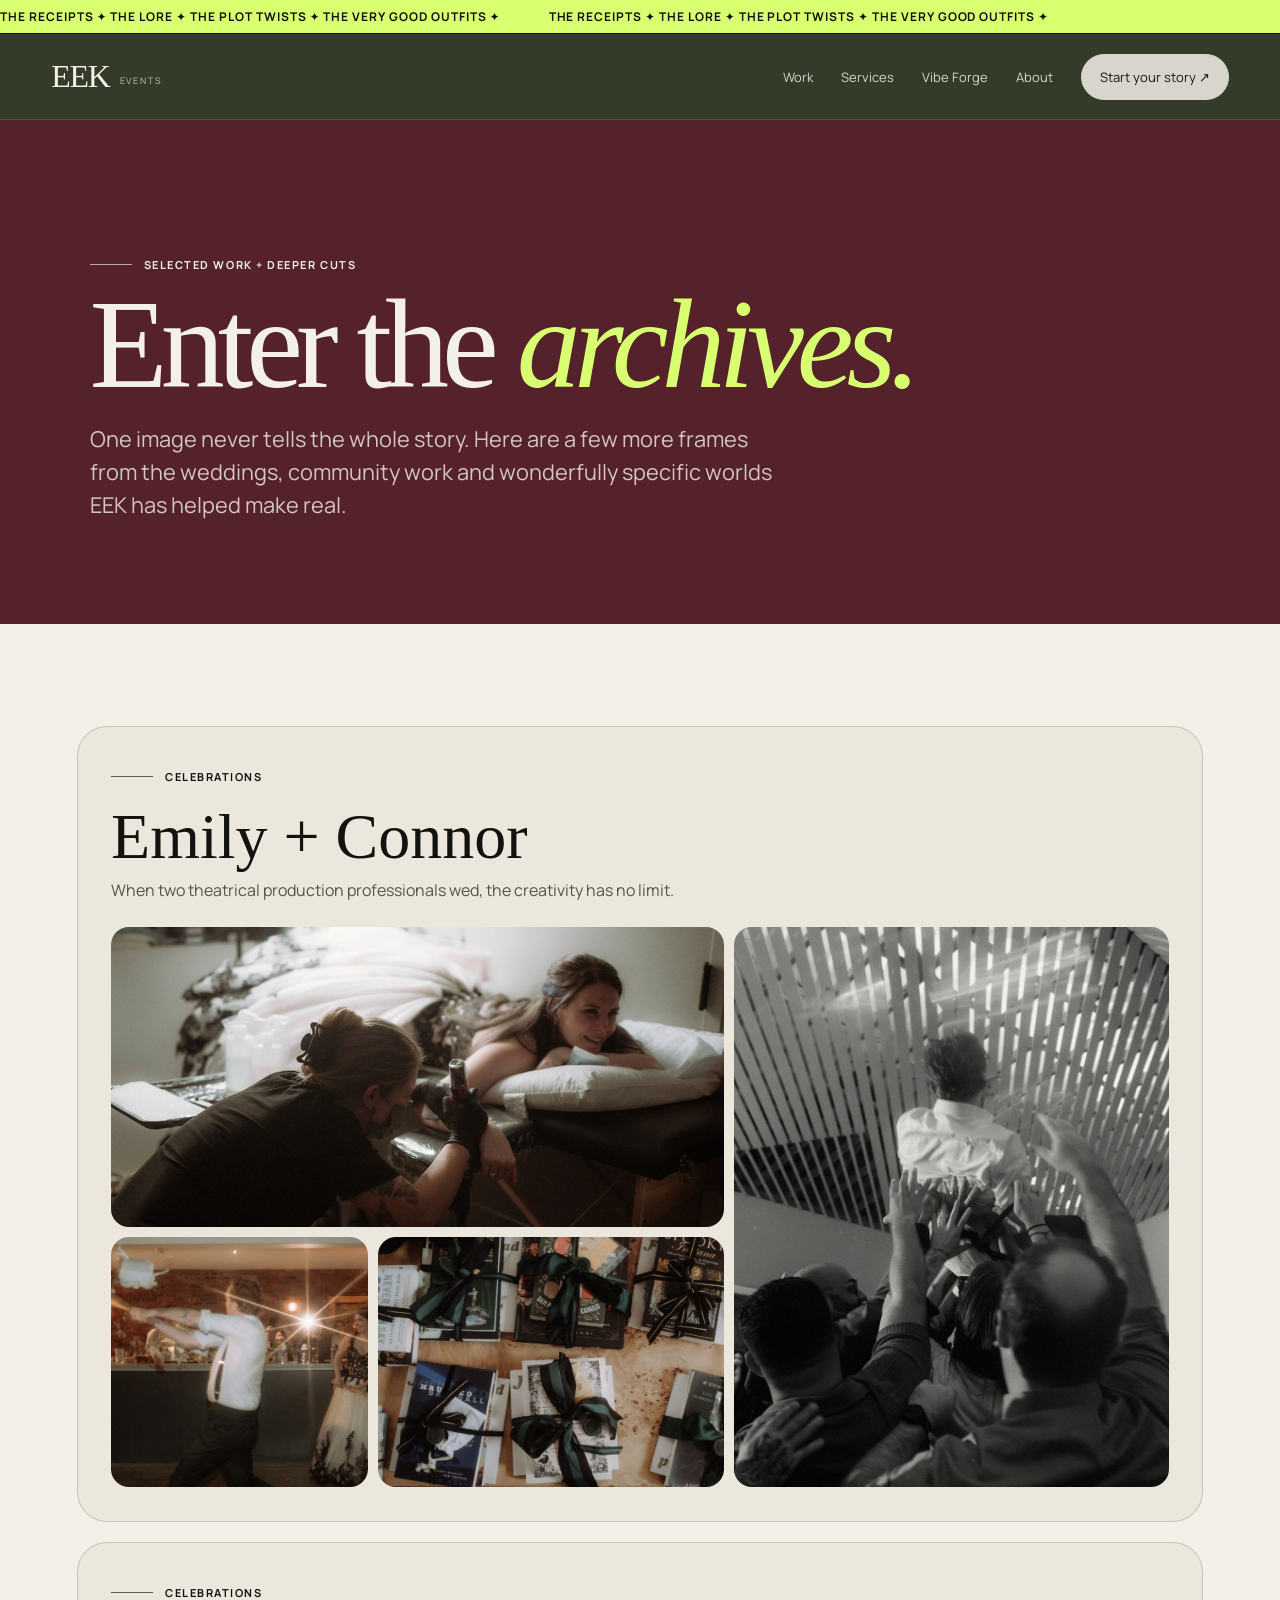
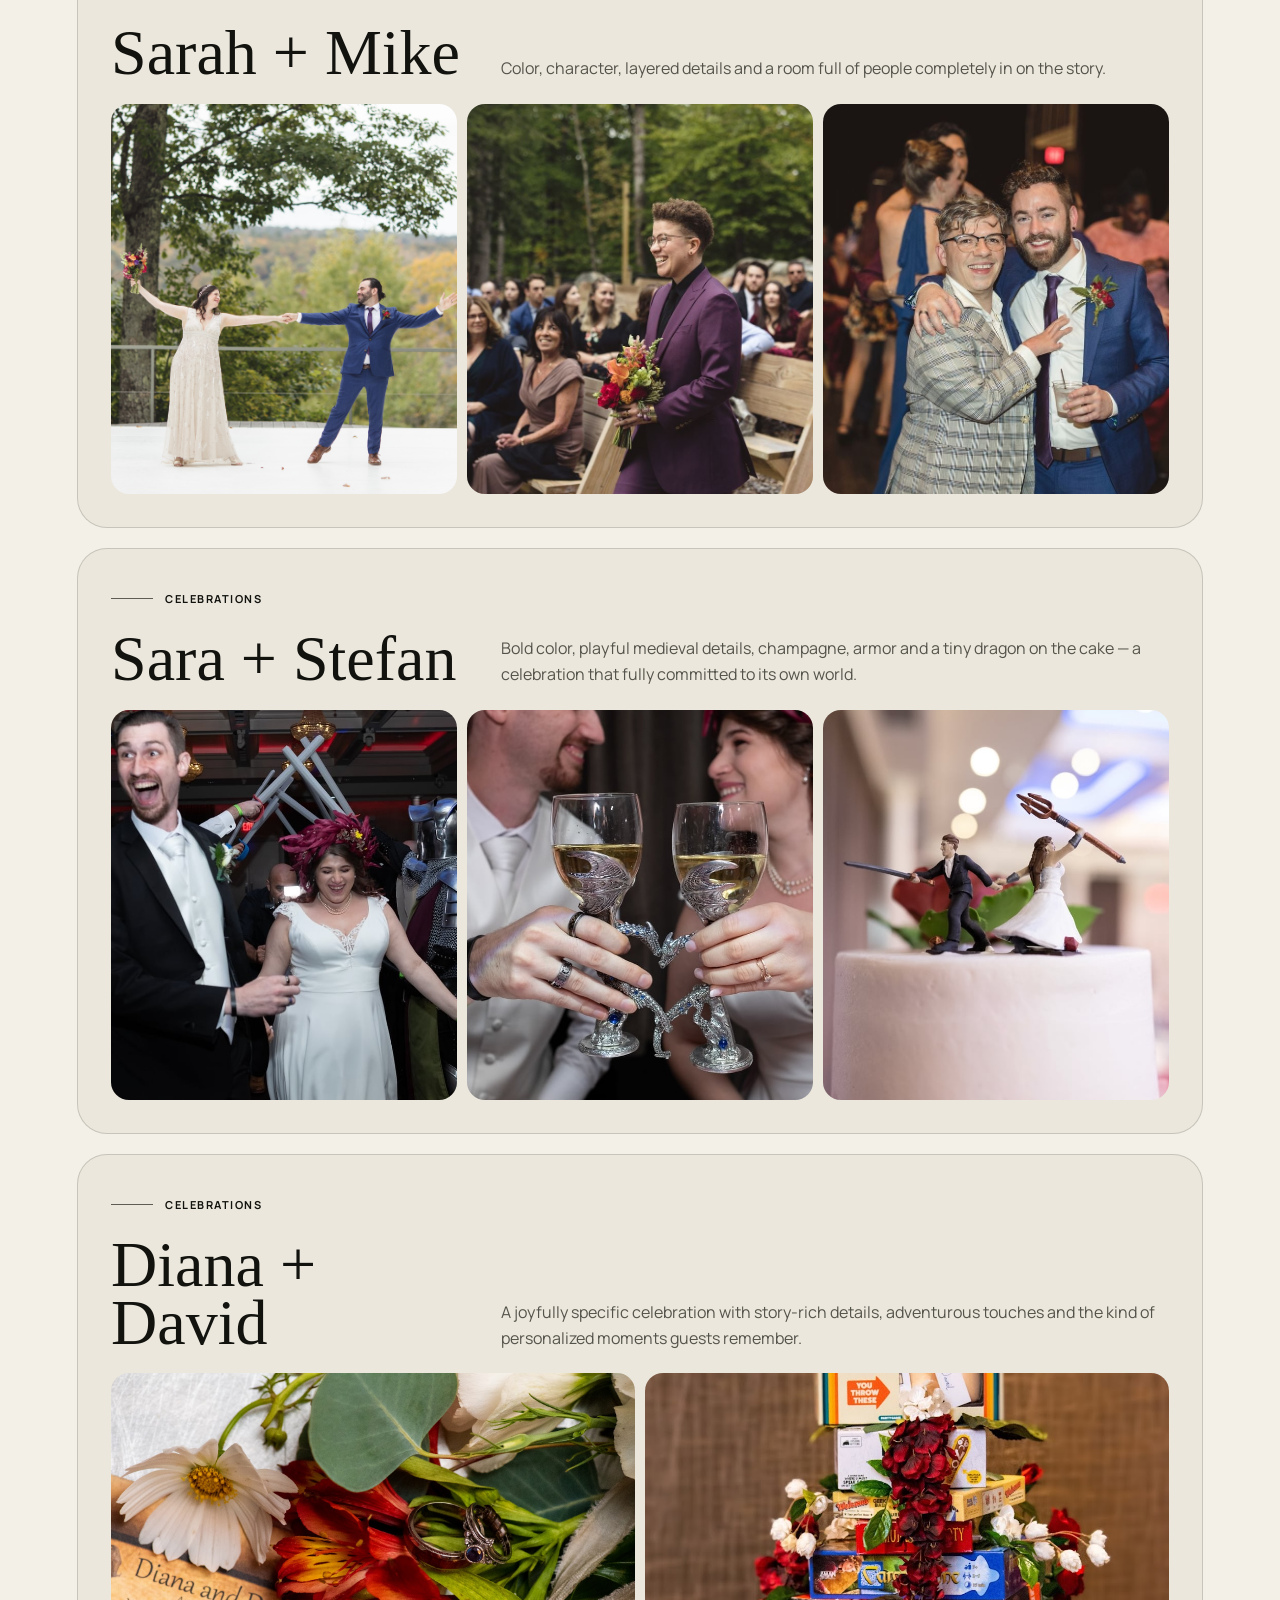
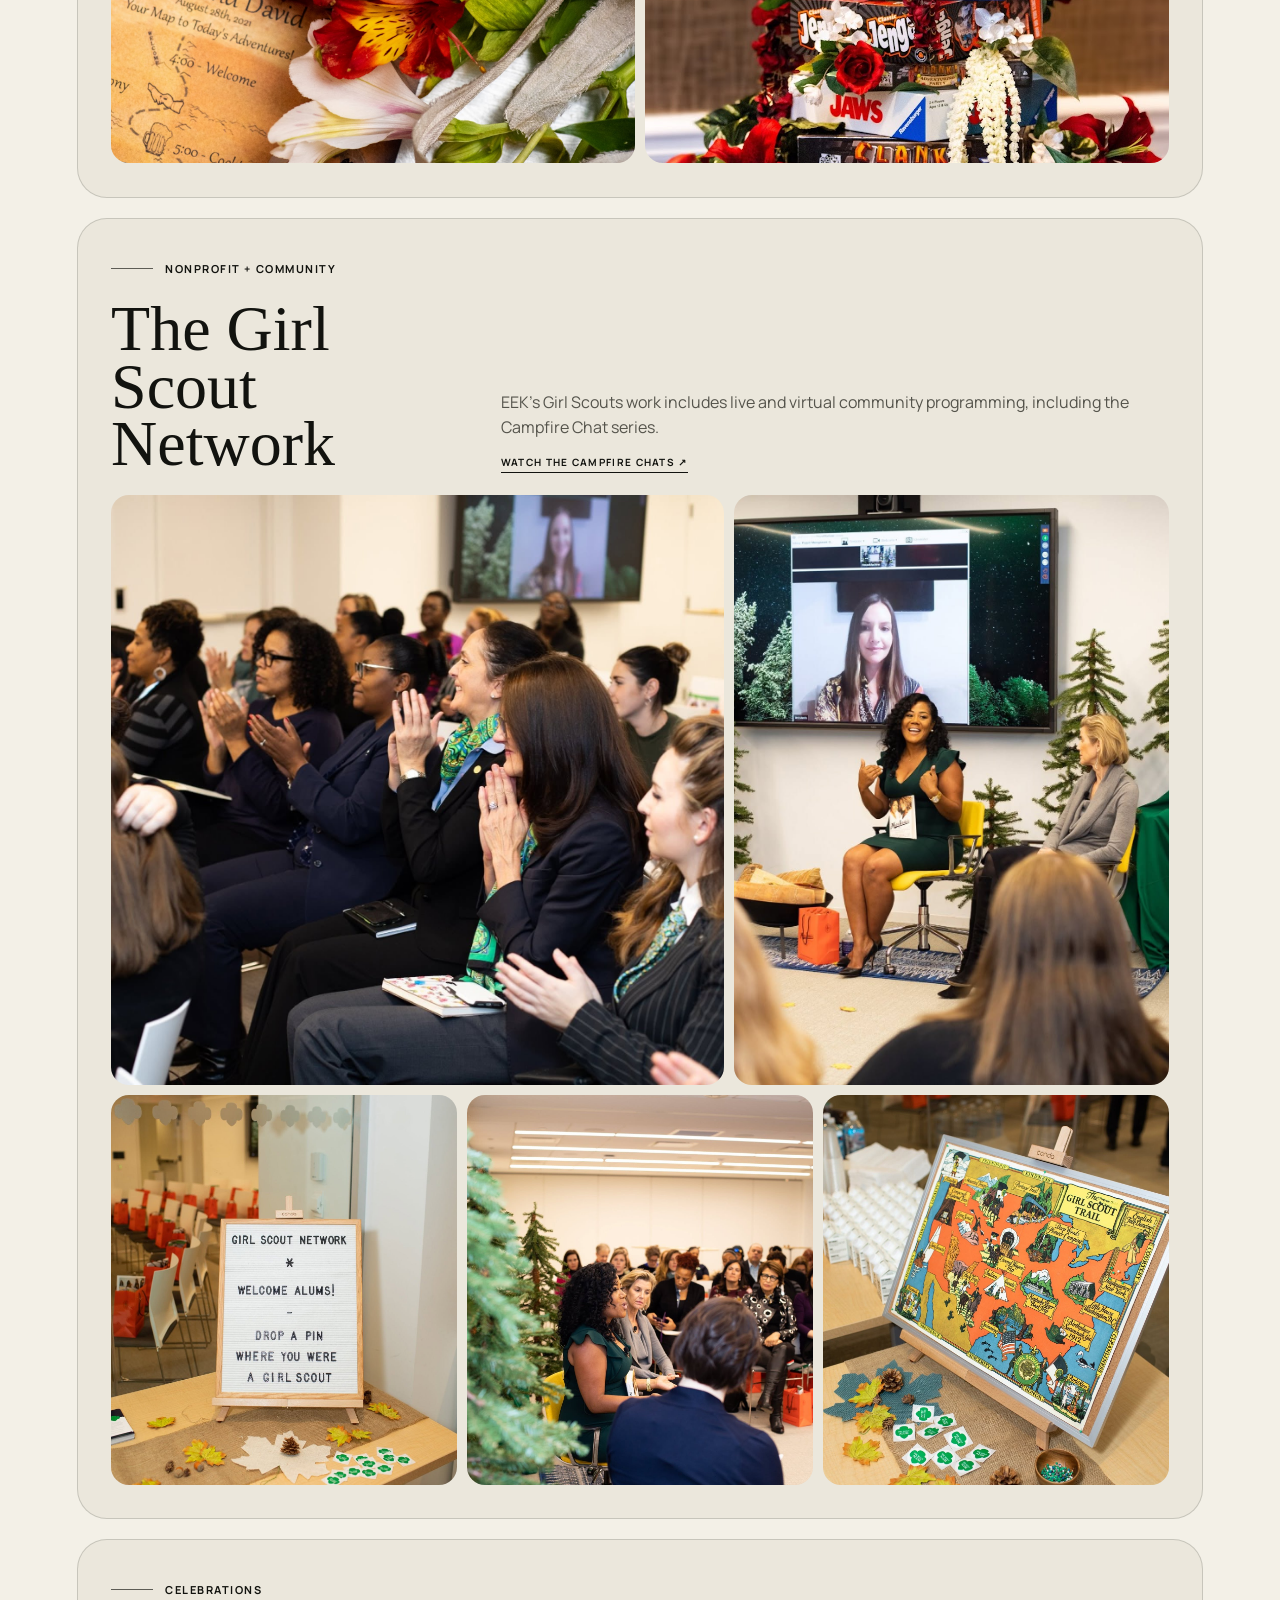
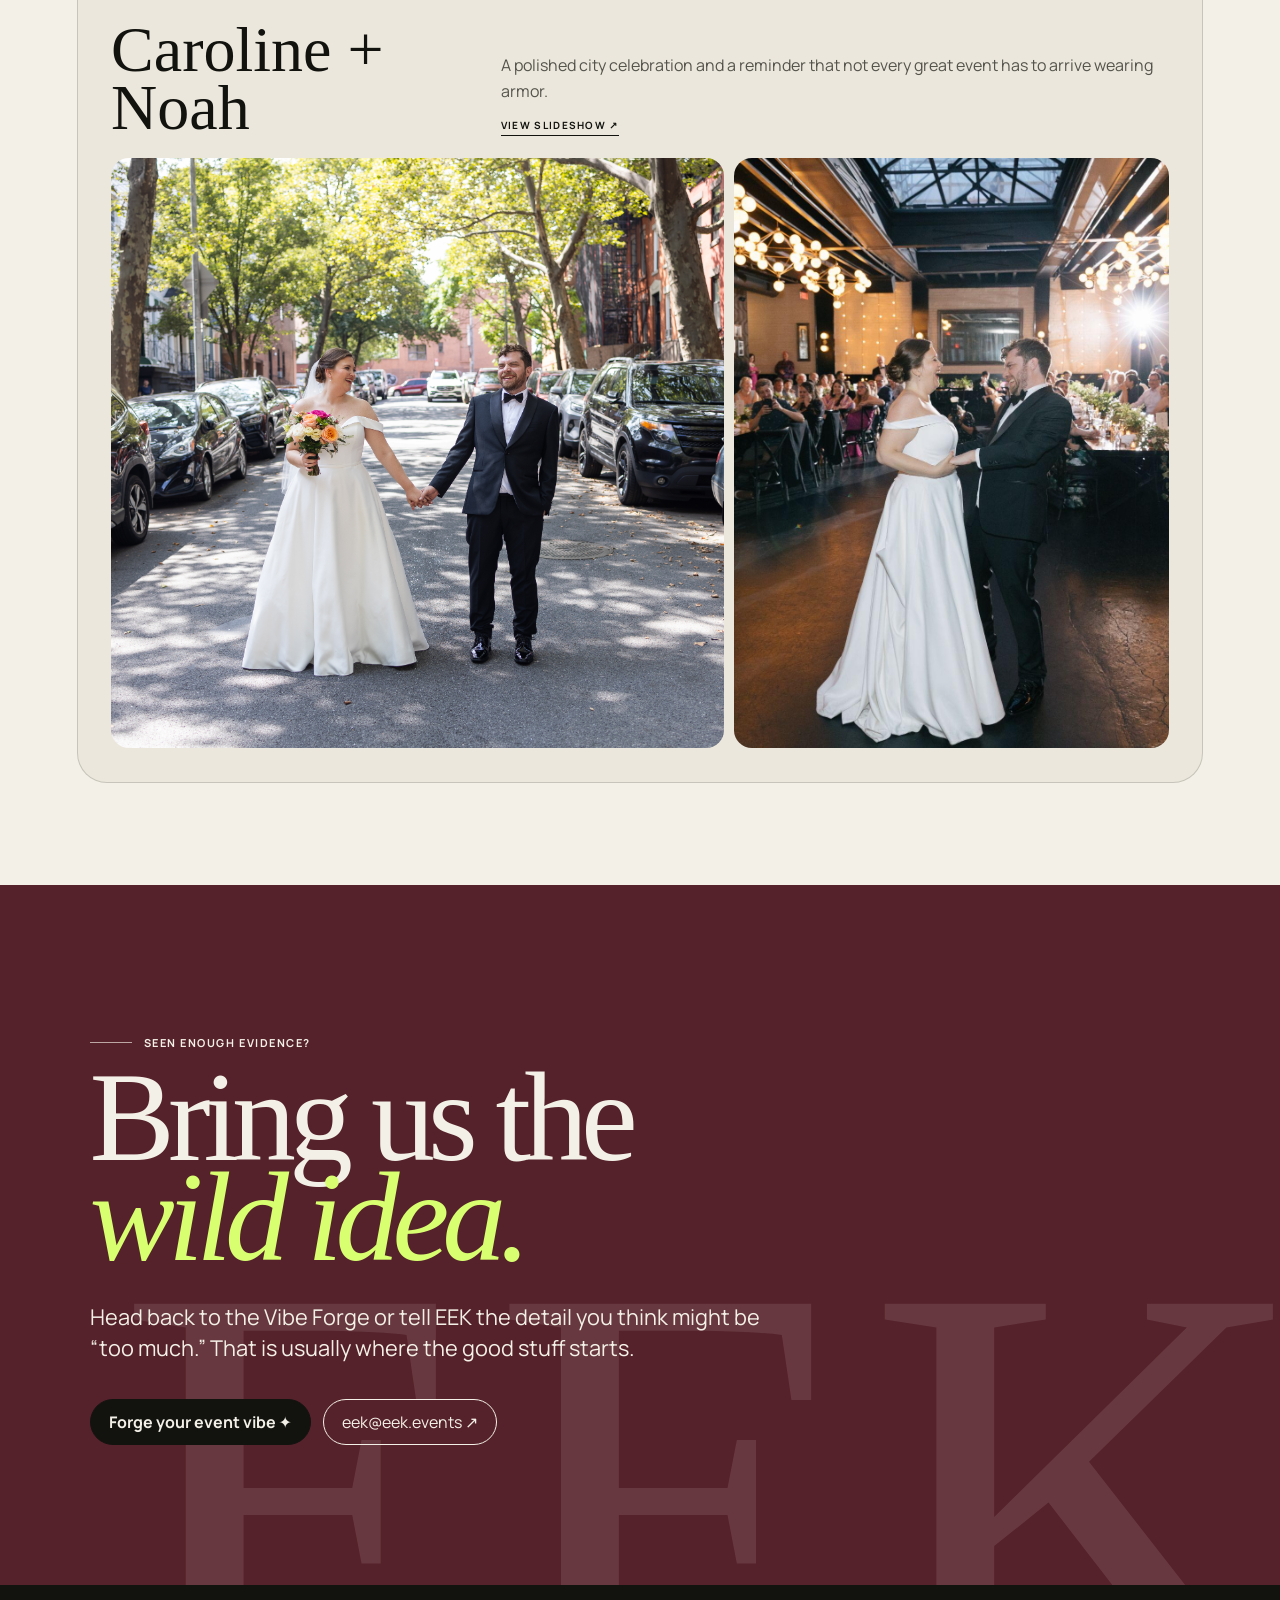
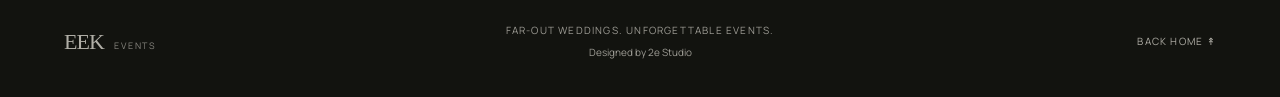
<file: archive.html>
<!doctype html>
<html lang="en">
<head>
  <meta charset="utf-8">
  <meta name="viewport" content="width=device-width,initial-scale=1">
  <title>Selected Work — EEK Events</title>
  <meta name="description" content="Selected weddings, nonprofit events, community programming and wonderfully specific worlds produced by EEK Events.">
  <link rel="preconnect" href="https://fonts.googleapis.com">
  <link rel="preconnect" href="https://fonts.gstatic.com" crossorigin>
  <link href="https://fonts.googleapis.com/css2?family=IM+Fell+English:ital@0;1&family=Manrope:wght@400..800&display=swap" rel="stylesheet">
  <link rel="stylesheet" href="custom-css.css">
</head>
<body class="archive-page">
  <div class="topbar" aria-hidden="true"><div class="marquee"><span>THE RECEIPTS ✦ THE LORE ✦ THE PLOT TWISTS ✦ THE VERY GOOD OUTFITS ✦</span><span>THE RECEIPTS ✦ THE LORE ✦ THE PLOT TWISTS ✦ THE VERY GOOD OUTFITS ✦</span></div></div>
  <nav class="nav" aria-label="Archive navigation">
    <a class="logo" href="index.html">EEK <small>events</small></a>
    <div class="nav-links"><a href="index.html#work">Work</a><a href="index.html#services">Services</a><a href="index.html#forge">Vibe Forge</a><a href="index.html#about">About</a><a class="nav-cta" href="index.html#contact">Start your story ↗</a></div>
  </nav>
  <header class="archive-hero">
    <div class="kicker">Selected work + deeper cuts</div>
    <h1>Enter the <em>archives.</em></h1>
    <p>One image never tells the whole story. Here are a few more frames from the weddings, community work and wonderfully specific worlds EEK has helped make real.</p>
  </header>

  <main class="archive-page-grid">
    <article class="archive-event">
      <div class="archive-event-head"><div><div class="kicker">Celebrations</div><h2>Emily + Connor</h2></div><p>When two theatrical production professionals wed, the creativity has no limit.</p></div>
      <div class="archive-event-gallery"><figure class="half"><img src="assets/ConnorEmily1.jpeg" alt="A getting-ready moment from Emily and Connor's wedding"></figure><figure class="half"><img src="assets/ConnorEmily2.jpeg" alt="A lively reception moment from Emily and Connor's wedding"></figure><figure class="half"><img src="assets/moodycards.png" alt="Moody stationery and detail pieces from Emily and Connor's wedding"></figure><figure class="half"><img src="assets/groomsmanpicture.png" alt="A dramatic black-and-white reception moment from Emily and Connor's wedding"></figure></div>
    </article>

    <article class="archive-event">
      <div class="archive-event-head"><div><div class="kicker">Celebrations</div><h2>Sarah + Mike</h2></div><p>Color, character, layered details and a room full of people completely in on the story.</p></div>
      <div class="archive-event-gallery"><figure class="third"><img src="assets/MikeSarah1.jpg" alt="Sarah and Mike celebrating outdoors"></figure><figure class="third"><img src="assets/wedding1.jpeg" alt="A joyful wedding ceremony guest procession"></figure><figure class="third"><img src="assets/wedding2-cropped.jpeg" alt="Two wedding guests smiling together at the reception"></figure></div>
    </article>

    <article class="archive-event">
      <div class="archive-event-head"><div><div class="kicker">Celebrations</div><h2>Sara + Stefan</h2></div><p>Bold color, playful medieval details, champagne, armor and a tiny dragon on the cake — a celebration that fully committed to its own world.</p></div>
      <div class="archive-event-gallery"><figure class="third"><img src="assets/sarastefan1.jpeg" alt="Sara and Stefan with a knight in armor"></figure><figure class="third"><img src="assets/sarastefan2.jpeg" alt="Sara and Stefan toasting with etched glasses"></figure><figure class="third"><img src="assets/sarastefan3.jpeg" alt="A dragon cake topper at Sara and Stefan's wedding"></figure></div>
    </article>

    <article class="archive-event">
      <div class="archive-event-head"><div><div class="kicker">Celebrations</div><h2>Diana + David</h2></div><p>A joyfully specific celebration with story-rich details, adventurous touches and the kind of personalized moments guests remember.</p></div>
      <div class="archive-event-gallery"><figure class="half"><img src="assets/DianaDavidBouquet.png" alt="A bouquet, rings and invitation detail from Diana and David's wedding"></figure><figure class="half"><img src="assets/gamedecor.png" alt="A celebratory wedding moment from Diana and David's event on a boat"></figure></div>
    </article>

    <article class="archive-event">
      <div class="archive-event-head"><div><div class="kicker">Nonprofit + community</div><h2>The Girl Scout Network</h2></div><div><p>EEK’s Girl Scouts work includes live and virtual community programming, including the Campfire Chat series.</p><a class="archive-event-link" href="https://www.youtube.com/playlist?list=PLZaWZO965rJ3zGUOIqOQLQxSmE9pFOjYs" target="_blank" rel="noopener">Watch the Campfire Chats ↗</a></div></div>
      <div class="archive-event-gallery"><figure class="hero-shot"><img src="assets/girlscout1.jpeg" alt="Audience members gathered at a Girl Scout Network event"></figure><figure class="side-shot"><img src="assets/girlscout3.jpg" alt="Panel conversation at a Girl Scout Network event"></figure><figure class="third"><img src="assets/girlscout2.jpg" alt="Girl Scout Network welcome sign"></figure><figure class="third"><img src="assets/girlscout4.jpg" alt="Audience and speaker at a Girl Scout Network event"></figure><figure class="third"><img src="assets/girlscout5.jpg" alt="Girl Scout Trail artwork displayed at an event"></figure></div>
    </article>

    <article class="archive-event">
      <div class="archive-event-head"><div><div class="kicker">Celebrations</div><h2>Caroline + Noah</h2></div><div><p>A polished city celebration and a reminder that not every great event has to arrive wearing armor.</p><a class="archive-event-link" href="https://roseyredphotography.pic-time.com/_pt_3JYWDySpcCiVW" target="_blank" rel="noopener">View slideshow ↗</a></div></div>
      <div class="archive-event-gallery"><figure class="hero-shot"><img src="assets/CaroNoah.JPG" alt="Caroline and Noah wedding"></figure><figure class="side-shot"><img src="assets/dance-floor.jpg" alt="Wedding dance floor moment"></figure></div>
    </article>
  </main>

  <section class="contact" id="contact"><div class="contact-inner"><div class="kicker">Seen enough evidence?</div><h2>Bring us the<br><em>wild idea.</em></h2><p>Head back to the Vibe Forge or tell EEK the detail you think might be “too much.” That is usually where the good stuff starts.</p><div class="contact-actions"><a class="btn btn-primary" href="index.html#forge">Forge your event vibe ✦</a><a class="btn" href="mailto:eek@eek.events">eek@eek.events ↗</a></div></div></section>
  <footer class="footer"><a class="logo" href="index.html">EEK <small>events</small></a><div class="footer-center">Far-out weddings. Unforgettable events.<div class="footer-credit">Designed by 2e Studio</div></div><div class="footer-right"><a href="index.html">Back home ↟</a></div></footer>
</body>
</html>
</file>
<file: custom-css.css>
:root{
  --forest:#343B29;
  --oxblood:#55212A;
  --copper:#A46136;
  --sage:#ADB0A9;
  --paper:#F3F0E7;
  --ink:#12130F;
  --violet:#8B7CFF;
  --acid:#D7FF70;
  --line:rgba(243,240,231,.24);
  --shadow:0 25px 80px rgba(0,0,0,.24);
  --radius:28px;
  --display:"IM Fell English", Georgia, serif;
  --sans:"Manrope", system-ui, -apple-system, sans-serif;
}
*{box-sizing:border-box}
html{scroll-behavior:smooth;scroll-padding-top:140px;background:var(--forest)}
body{margin:0;font-family:var(--sans);background:var(--paper);color:var(--ink);overflow-x:hidden}
a{color:inherit;text-decoration:none}
button,input,textarea,select{font:inherit}
button{color:inherit}
img{display:block;max-width:100%}
::selection{background:var(--violet);color:white}

.eek-app{overflow:clip;position:relative}
.eek-app:before{content:"";position:fixed;inset:0;pointer-events:none;opacity:.045;z-index:99;background-image:url("data:image/svg+xml,%3Csvg viewBox='0 0 180 180' xmlns='http://www.w3.org/2000/svg'%3E%3Cfilter id='n'%3E%3CfeTurbulence type='fractalNoise' baseFrequency='.88' numOctaves='3' stitchTiles='stitch'/%3E%3C/filter%3E%3Crect width='100%25' height='100%25' filter='url(%23n)' opacity='.75'/%3E%3C/svg%3E")}

.topbar{height:34px;background:var(--acid);color:var(--ink);display:flex;align-items:center;overflow:hidden;border-bottom:1px solid var(--ink);font-size:12px;font-weight:700;letter-spacing:.08em;text-transform:uppercase;position:sticky;top:0;z-index:121}
.marquee{display:flex;white-space:nowrap;animation:marquee 26s linear infinite;will-change:transform}
.marquee span{padding-right:48px}
@keyframes marquee{to{transform:translateX(-50%)}}

.nav{position:sticky;z-index:120;top:34px;left:0;right:0;height:86px;display:flex;align-items:center;justify-content:space-between;padding:0 clamp(20px,4vw,62px);color:var(--paper);background:var(--forest);border-bottom:1px solid rgba(243,240,231,.12)}
.logo{display:flex;align-items:center;gap:10px;font-family:var(--display);font-size:32px;line-height:.8;letter-spacing:-.04em;cursor:pointer;user-select:none}
.logo small{display:block;font-family:var(--sans);font-size:9px;text-transform:uppercase;letter-spacing:.2em;opacity:.75;margin-top:8px}
.nav-links{display:flex;align-items:center;gap:28px;font-size:13px}
.nav-links a{opacity:.86;transition:.25s ease}.nav-links a:hover{opacity:1;transform:translateY(-1px)}
.nav-cta,.btn{display:inline-flex;align-items:center;justify-content:center;gap:10px;min-height:46px;padding:0 18px;border:1px solid currentColor;border-radius:999px;cursor:pointer;background:transparent;transition:transform .25s ease,background .25s ease,color .25s ease,box-shadow .25s ease}
.nav-cta:hover,.btn:hover{transform:translateY(-2px)}
.nav-cta{background:var(--paper);color:var(--ink);border-color:var(--paper)}

.hero{min-height:calc(100svh - 120px);background:var(--forest);color:var(--paper);display:grid;grid-template-columns:minmax(0,1.05fr) minmax(340px,.95fr);position:relative;padding-top:0}
.hero-copy{display:flex;flex-direction:column;justify-content:flex-end;padding:clamp(40px,7vw,100px) clamp(24px,5vw,76px) clamp(52px,7vw,88px);position:relative;z-index:3}
.kicker{display:inline-flex;align-items:center;gap:12px;text-transform:uppercase;letter-spacing:.14em;font-size:11px;font-weight:700;margin-bottom:24px}
.kicker:before{content:"";width:42px;height:1px;background:currentColor;opacity:.65}
.hero h1{font-family:var(--display);font-weight:400;font-size:clamp(68px,9vw,148px);line-height:.76;letter-spacing:-.055em;margin:0;max-width:900px}
.hero h1 em{font-weight:400;color:var(--acid);display:block;padding-left:.22em}
.hero-sub{max-width:650px;font-size:clamp(17px,1.5vw,22px);line-height:1.5;margin:32px 0;color:rgba(243,240,231,.82)}
.hero-actions{display:flex;flex-wrap:wrap;gap:12px;align-items:center}
.btn-primary{background:var(--acid);color:var(--ink);border-color:var(--acid);font-weight:700}.btn-primary:hover{box-shadow:0 12px 34px rgba(215,255,112,.14)}
.btn-ghost{color:var(--paper);border-color:rgba(243,240,231,.42)}

.hero-visual{position:relative;min-height:640px;overflow:hidden;border-left:1px solid var(--line);isolation:isolate}
.hero-visual:before{content:"";position:absolute;inset:0;background:linear-gradient(180deg,rgba(0,0,0,.08),rgba(0,0,0,.2)),url('assets/sword-ceremony.jpg') center/cover;transform:scale(1.035);transition:transform 1.4s cubic-bezier(.2,.8,.2,1)}
.hero-visual:hover:before{transform:scale(1)}
.hero-visual:after{content:"";position:absolute;inset:0;background:linear-gradient(90deg,var(--forest) 0%,transparent 18%,transparent 80%,rgba(52,59,41,.25));z-index:1}
.portal{position:absolute;z-index:2;width:min(58vw,560px);aspect-ratio:1;border:1px solid rgba(243,240,231,.48);border-radius:50%;left:50%;top:52%;transform:translate(-50%,-50%);box-shadow:inset 0 0 0 14px rgba(243,240,231,.035),0 0 0 1px rgba(0,0,0,.05)}
.portal:before,.portal:after{content:"";position:absolute;border-radius:50%;inset:8%;border:1px dashed rgba(215,255,112,.55);animation:spin 28s linear infinite}
.portal:after{inset:18%;animation-direction:reverse;animation-duration:20s;border-color:rgba(139,124,255,.7)}
@keyframes spin{to{transform:rotate(360deg)}}
.die{position:absolute;z-index:4;right:clamp(22px,4vw,60px);bottom:46px;width:92px;height:92px;border-radius:22px;border:1px solid rgba(243,240,231,.6);background:rgba(18,19,15,.68);backdrop-filter:blur(12px);color:var(--paper);display:grid;place-items:center;cursor:pointer;transform:rotate(7deg);box-shadow:var(--shadow);transition:.25s ease}
.die:hover{transform:rotate(0) scale(1.04);background:var(--violet)}
.die strong{font-family:var(--display);font-size:36px;font-weight:400}.die span{position:absolute;bottom:9px;font-size:8px;text-transform:uppercase;letter-spacing:.16em;opacity:.72}
.hero-note{position:absolute;z-index:4;left:28px;top:122px;writing-mode:vertical-rl;text-orientation:mixed;font-size:10px;text-transform:uppercase;letter-spacing:.22em;opacity:.7}

.prophecy{position:fixed;right:20px;bottom:20px;z-index:80;width:min(390px,calc(100vw - 40px));background:var(--paper);color:var(--ink);border:1px solid var(--ink);padding:18px 18px 16px;box-shadow:var(--shadow);border-radius:18px;transform:translateY(140%);opacity:0;transition:.45s cubic-bezier(.2,.8,.2,1)}
.prophecy.show{transform:none;opacity:1}.prophecy b{font-family:var(--display);font-size:25px;font-weight:400;display:block;margin-bottom:4px}.prophecy p{margin:0;font-size:13px;line-height:1.5}.prophecy button{position:absolute;right:10px;top:8px;border:0;background:none;font-size:20px;cursor:pointer}

.manifesto{background:var(--oxblood);color:var(--paper);padding:clamp(88px,11vw,170px) clamp(24px,7vw,110px);position:relative}
.manifesto-grid{display:grid;grid-template-columns:.8fr 1.2fr;gap:clamp(40px,8vw,130px);align-items:start}
.manifesto h2{font-family:var(--display);font-size:clamp(58px,7.6vw,118px);line-height:.86;font-weight:400;letter-spacing:-.04em;margin:0;position:sticky;top:110px}
.manifesto h2 span{color:var(--copper);font-style:italic}
.manifesto-copy{display:grid;gap:44px}
.big-p{font-size:clamp(24px,3.1vw,48px);line-height:1.08;letter-spacing:-.03em;margin:0}
.mission-card{display:grid;grid-template-columns:56px 1fr;gap:18px;padding-top:28px;border-top:1px solid rgba(243,240,231,.35)}
.mission-card .num{font-family:var(--display);font-size:28px;color:var(--acid)}
.mission-card h3{margin:0 0 8px;font-size:15px;text-transform:uppercase;letter-spacing:.14em}.mission-card p{margin:0;line-height:1.6;color:rgba(243,240,231,.76);max-width:640px}

.collage{background:var(--paper);padding:clamp(74px,9vw,130px) clamp(18px,4vw,60px)}
.section-head{display:flex;justify-content:space-between;align-items:end;gap:30px;margin-bottom:46px;padding:0 clamp(6px,2vw,24px)}
.section-head h2{font-family:var(--display);font-weight:400;font-size:clamp(50px,6vw,88px);line-height:.92;letter-spacing:-.04em;margin:0}.section-head p{max-width:480px;margin:0;line-height:1.55;color:#515047}
.gallery-grid{display:grid;grid-template-columns:1.15fr .85fr .85fr;grid-template-rows:320px 260px;gap:14px}
.photo{position:relative;border-radius:24px;overflow:hidden;background:#d6d4cc;border:1px solid rgba(18,19,15,.12);min-height:220px}.photo img{width:100%;height:100%;object-fit:cover;transition:transform .9s cubic-bezier(.2,.8,.2,1);filter:saturate(.9)}.photo:hover img{transform:scale(1.035)}
.photo.one{grid-row:span 2}.photo.two{grid-column:span 2}.photo-label{position:absolute;left:14px;bottom:14px;background:rgba(243,240,231,.92);padding:8px 10px;border-radius:999px;font-size:10px;text-transform:uppercase;letter-spacing:.12em;backdrop-filter:blur(8px)}

.cases{background:var(--ink);color:var(--paper);padding:clamp(86px,10vw,150px) 0}
.cases .section-head{padding:0 clamp(24px,7vw,100px)}.cases .section-head p{color:rgba(243,240,231,.62)}
.case-track{display:flex;gap:18px;overflow-x:auto;scroll-snap-type:x mandatory;padding:6px clamp(24px,7vw,100px) 28px;scrollbar-width:none}.case-track::-webkit-scrollbar{display:none}
.case{position:relative;flex:0 0 min(72vw,760px);height:min(62vw,620px);min-height:500px;border-radius:32px;overflow:hidden;scroll-snap-align:start;border:1px solid rgba(243,240,231,.18);isolation:isolate}
.case-bg{position:absolute;inset:0;background:var(--case-bg);transition:transform .8s ease}.case:hover .case-bg{transform:scale(1.02) rotate(.4deg)}
.case:before{content:"";position:absolute;inset:0;background:radial-gradient(circle at 72% 25%,rgba(139,124,255,.22),transparent 24%),linear-gradient(180deg,transparent 15%,rgba(18,19,15,.9) 100%);z-index:1}
.case-no{position:absolute;z-index:2;top:24px;left:26px;font-size:10px;letter-spacing:.16em;text-transform:uppercase;border:1px solid rgba(243,240,231,.45);padding:8px 10px;border-radius:999px}
.case-copy{position:absolute;z-index:2;left:28px;right:28px;bottom:28px}.case-copy h3{font-family:var(--display);font-weight:400;font-size:clamp(46px,5vw,80px);letter-spacing:-.04em;line-height:.9;margin:0}.case-copy p{max-width:520px;margin:14px 0 0;color:rgba(243,240,231,.76);line-height:1.5}.case-tag{margin-top:18px;display:inline-flex;gap:8px;align-items:center;font-size:10px;text-transform:uppercase;letter-spacing:.14em;color:var(--acid)}
.case:nth-child(1){--case-bg:linear-gradient(135deg,#55212A 0 34%,#A46136 34% 52%,#343B29 52%)}
.case:nth-child(2){--case-bg:radial-gradient(circle at 20% 20%,#8B7CFF 0 15%,transparent 16%),linear-gradient(120deg,#343B29,#10120e 55%,#55212A)}
.case:nth-child(3){--case-bg:linear-gradient(160deg,#ADB0A9 0 24%,#F3F0E7 24% 38%,#A46136 38% 55%,#55212A 55%)}
.case-art{position:absolute;right:5%;top:10%;width:42%;aspect-ratio:3/4;border:1px solid rgba(243,240,231,.35);border-radius:50% 50% 12px 12px;z-index:0;background:rgba(243,240,231,.07);display:grid;place-items:center;font-family:var(--display);font-size:clamp(60px,9vw,128px);font-style:italic;color:rgba(243,240,231,.82);transform:rotate(4deg)}
.case-nav{display:flex;gap:10px;padding:0 clamp(24px,7vw,100px)}.case-nav button{width:48px;height:48px;border-radius:50%;border:1px solid rgba(243,240,231,.35);background:transparent;color:var(--paper);cursor:pointer;transition:.2s}.case-nav button:hover{background:var(--paper);color:var(--ink)}

.services{background:var(--sage);padding:clamp(88px,10vw,150px) clamp(24px,6vw,90px);position:relative}.services:before{content:"";position:absolute;right:-130px;top:40px;width:420px;height:420px;border:1px solid rgba(18,19,15,.16);border-radius:50%;box-shadow:0 0 0 28px rgba(18,19,15,.03),0 0 0 64px rgba(18,19,15,.02)}
.services-intro{display:grid;grid-template-columns:1fr .8fr;gap:50px;align-items:end;margin-bottom:52px}.services h2{font-family:var(--display);font-weight:400;font-size:clamp(60px,7.5vw,116px);line-height:.85;letter-spacing:-.045em;margin:0}.services-intro p{margin:0 0 8px;line-height:1.6;max-width:520px}
.quest-grid{display:grid;grid-template-columns:repeat(12,1fr);gap:12px;position:relative;z-index:2}.quest{grid-column:span 4;background:rgba(243,240,231,.8);border:1px solid rgba(18,19,15,.18);border-radius:24px;padding:24px;min-height:330px;display:flex;flex-direction:column;justify-content:space-between;transition:.3s ease}.quest:hover{transform:translateY(-6px) rotate(-.35deg);background:var(--paper);box-shadow:0 20px 50px rgba(18,19,15,.12)}.quest:nth-child(4),.quest:nth-child(5){grid-column:span 6}
.quest-top{display:flex;justify-content:space-between;gap:20px;align-items:start}.quest-icon{width:48px;height:48px;border-radius:14px;background:var(--ink);color:var(--acid);display:grid;place-items:center;font-family:var(--display);font-size:23px;transform:rotate(-4deg)}.quest-price{font-size:12px;font-weight:700;border-bottom:1px solid currentColor;padding-bottom:3px}.quest h3{font-family:var(--display);font-size:clamp(34px,3vw,48px);font-weight:400;line-height:.92;margin:30px 0 12px}.quest p{font-size:13px;line-height:1.55;margin:0;color:#44473f}.quest a{display:inline-flex;align-items:center;gap:8px;font-size:11px;text-transform:uppercase;letter-spacing:.12em;font-weight:700;margin-top:24px}.quest a:after{content:"↗";font-size:16px}

.forge{background:var(--copper);color:var(--ink);padding:clamp(88px,10vw,150px) clamp(22px,6vw,90px)}
.forge-shell{max-width:1280px;margin:auto;border:1px solid rgba(18,19,15,.55);border-radius:34px;background:var(--paper);overflow:hidden;box-shadow:0 35px 90px rgba(78,43,24,.18)}
.forge-head{display:grid;grid-template-columns:1fr auto;gap:20px;padding:clamp(28px,4vw,54px);border-bottom:1px solid rgba(18,19,15,.18);background:linear-gradient(135deg,var(--paper),#e8e3d7)}
.forge-head h2{font-family:var(--display);font-weight:400;font-size:clamp(50px,6vw,90px);line-height:.88;letter-spacing:-.04em;margin:0}.forge-head p{max-width:500px;line-height:1.55;margin:14px 0 0}.forge-badge{align-self:start;border:1px solid var(--ink);border-radius:999px;padding:9px 11px;font-size:9px;text-transform:uppercase;letter-spacing:.14em;white-space:nowrap}
.forge-body{display:grid;grid-template-columns:.95fr 1.05fr;min-height:590px}.forge-form{padding:clamp(26px,4vw,52px);border-right:1px solid rgba(18,19,15,.18)}
.question{margin-bottom:34px}.question label.title{display:block;font-family:var(--display);font-size:28px;margin-bottom:12px}.choices{display:flex;flex-wrap:wrap;gap:8px}.chip{border:1px solid rgba(18,19,15,.34);border-radius:999px;padding:10px 12px;font-size:12px;background:white;cursor:pointer;transition:.2s}.chip:hover,.chip.active{background:var(--ink);color:var(--paper);border-color:var(--ink);transform:translateY(-1px)}
.textline{width:100%;border:0;border-bottom:1px solid rgba(18,19,15,.42);background:transparent;padding:12px 0;outline:none;font-size:14px}.textline:focus{border-color:var(--violet)}
.forge-result{padding:clamp(26px,4vw,52px);background:var(--forest);color:var(--paper);display:flex;flex-direction:column;justify-content:space-between;position:relative;overflow:hidden}.forge-result:before{content:"";position:absolute;width:400px;height:400px;border:1px solid rgba(243,240,231,.15);border-radius:50%;right:-120px;top:-120px;box-shadow:0 0 0 24px rgba(243,240,231,.025),0 0 0 50px rgba(243,240,231,.02)}.result-eyebrow{font-size:10px;text-transform:uppercase;letter-spacing:.16em;color:var(--acid)}.result-title{font-family:var(--display);font-size:clamp(44px,5vw,76px);font-weight:400;line-height:.92;letter-spacing:-.04em;margin:16px 0 14px}.result-copy{max-width:500px;line-height:1.6;color:rgba(243,240,231,.75);font-size:14px}.brief{border-top:1px solid rgba(243,240,231,.2);padding-top:22px;margin-top:32px}.brief pre{white-space:pre-wrap;font:12px/1.55 var(--sans);color:rgba(243,240,231,.7);margin:0}.result-actions{display:flex;flex-wrap:wrap;gap:10px;margin-top:26px}.result-actions .btn{font-size:11px;min-height:42px}.result-actions .btn-primary{background:var(--acid);border-color:var(--acid)}

.about{background:var(--paper);padding:clamp(88px,10vw,150px) clamp(24px,7vw,100px);display:grid;grid-template-columns:.95fr 1.05fr;gap:clamp(40px,8vw,120px);align-items:center}

.about-photo{
  position:relative;
  border-radius:220px 220px 28px 28px;
  overflow:hidden;
  isolation:isolate;
  box-shadow:0 28px 70px rgba(18,19,15,.18);
}

.about-photo img{
  width:100%;
  aspect-ratio:4/5;
  object-fit:cover;
  display:block;
  border-radius:inherit;
  filter:saturate(.94) contrast(1.035) brightness(.98);
}

/* Subtle "looking through an archway" treatment:
   warm ambient light + darker inner edges, all INSIDE the image. */
.about-photo:before{
  content:"";
  position:absolute;
  inset:0;
  border-radius:inherit;
  pointer-events:none;
  z-index:1;
  background:
    radial-gradient(circle at 50% 25%, rgba(255,232,180,.16), transparent 12%),
    radial-gradient(circle at 18% 32%, rgba(255,181,105,.075), transparent 25%),
    radial-gradient(circle at 82% 32%, rgba(255,181,105,.075), transparent 25%),
    linear-gradient(to bottom, rgba(18,19,15,0) 50%, rgba(18,19,15,.16) 100%);
  box-shadow:
    inset 0 0 0 1px rgba(243,240,231,.08),
    inset 0 18px 34px rgba(255,245,220,.045),
    inset 0 -42px 58px rgba(0,0,0,.22),
    inset 22px 0 34px rgba(0,0,0,.12),
    inset -22px 0 34px rgba(0,0,0,.12);
}

.about-photo:after{
  content:"PRODUCER • PLOT-TWIST FIXER • PROFESSIONAL YES-PERSON";
  position:absolute;
  left:32px;
  right:32px;
  bottom:28px;
  color:var(--paper);
  font-size:10px;
  letter-spacing:.16em;
  text-transform:uppercase;
  text-align:center;
  text-shadow:0 2px 12px rgba(0,0,0,.8);
  z-index:2;
}

.about-copy h2{font-family:var(--display);font-weight:400;font-size:clamp(58px,7vw,106px);line-height:.86;letter-spacing:-.045em;margin:0 0 28px}.about-copy p{font-size:clamp(16px,1.5vw,20px);line-height:1.6;max-width:680px}.about-facts{display:grid;grid-template-columns:1fr 1fr;gap:12px;margin-top:34px}.fact{border-top:1px solid rgba(18,19,15,.24);padding-top:14px;font-size:12px;line-height:1.45}.fact b{display:block;text-transform:uppercase;letter-spacing:.12em;font-size:9px;margin-bottom:5px}

.contact{background:var(--oxblood);color:var(--paper);padding:clamp(90px,11vw,170px) clamp(24px,7vw,100px);position:relative;overflow:hidden}.contact:before{content:"EEK";position:absolute;right:-.05em;bottom:-.36em;font-family:var(--display);font-size:min(48vw,680px);color:rgba(243,240,231,.11);line-height:1;pointer-events:none}.contact-inner{position:relative;z-index:2;max-width:1100px}.contact .kicker{margin-bottom:18px}.contact h2{font-family:var(--display);font-weight:400;font-size:clamp(72px,10vw,152px);line-height:.78;letter-spacing:-.055em;margin:0}.contact h2 em{font-weight:400;color:var(--acid)}.contact p{font-size:clamp(17px,1.7vw,23px);max-width:680px;line-height:1.45;margin:34px 0}.contact-actions{display:flex;flex-wrap:wrap;gap:12px}.contact .btn{border-color:var(--paper)}.contact .btn-primary{background:var(--ink);color:var(--paper);border-color:var(--ink)}

.footer{background:var(--ink);color:var(--paper);padding:34px clamp(22px,5vw,72px);display:grid;grid-template-columns:1fr auto 1fr;gap:24px;align-items:center;font-size:10px;text-transform:uppercase;letter-spacing:.12em}.footer .logo{font-size:22px}.footer-center{text-align:center;opacity:.62}.footer-right{text-align:right}.footer a{opacity:.7}.footer a:hover{opacity:1}

.reveal{opacity:0;transform:translateY(26px);transition:opacity .8s cubic-bezier(.2,.8,.2,1),transform .8s cubic-bezier(.2,.8,.2,1)}.reveal.in{opacity:1;transform:none}
.portal-mode .portal{box-shadow:0 0 90px rgba(139,124,255,.65),inset 0 0 80px rgba(215,255,112,.12)}
.portal-mode .hero{background:#1f251c}.portal-mode .die{background:var(--acid);color:var(--ink)}
.spark{position:fixed;width:8px;height:8px;border-radius:50%;background:var(--acid);pointer-events:none;z-index:999;animation:spark 900ms ease-out forwards}@keyframes spark{to{transform:translate(var(--x),var(--y)) scale(0);opacity:0}}

@media (max-width:1000px){
  .nav-links a:not(.nav-cta){display:none}
  .hero{grid-template-columns:1fr;min-height:auto}.hero-copy{min-height:78svh;padding-top:72px}.hero-visual{min-height:68svh;border-left:0;border-top:1px solid var(--line)}
  .manifesto-grid,.services-intro,.about{grid-template-columns:1fr}.manifesto h2{position:static}.services-intro{align-items:start}.about{gap:60px}.about-photo{max-width:680px}
  .quest{grid-column:span 6}.quest:nth-child(5){grid-column:span 12}
  .forge-body{grid-template-columns:1fr}.forge-form{border-right:0;border-bottom:1px solid rgba(18,19,15,.18)}
}
@media (max-width:720px){
  .topbar{font-size:10px}.nav{height:72px;padding:0 18px}.logo{font-size:26px}.nav-cta{min-height:40px;padding:0 13px;font-size:11px}
  .hero-copy{min-height:74svh;padding:64px 22px 48px}.hero h1{font-size:clamp(60px,18vw,92px)}.hero-sub{font-size:17px}.hero-visual{min-height:72svh}.hero-note{left:14px;top:92px}.die{width:78px;height:78px;right:18px;bottom:22px}.die strong{font-size:30px}
  .manifesto{padding-left:22px;padding-right:22px}.manifesto-grid{gap:54px}.big-p{font-size:30px}.mission-card{grid-template-columns:40px 1fr}
  .section-head{display:block}.section-head p{margin-top:18px}.gallery-grid{grid-template-columns:1fr 1fr;grid-template-rows:420px 220px 220px}.photo.one{grid-row:auto;grid-column:span 2}.photo.two{grid-column:span 2}
  .case{flex-basis:86vw;height:560px;min-height:0}.case-art{width:48%;top:14%}.case-copy h3{font-size:52px}
  .services{padding-left:18px;padding-right:18px}.quest-grid{display:block}.quest{margin-bottom:10px;min-height:280px}
  .forge{padding-left:14px;padding-right:14px}.forge-head{grid-template-columns:1fr}.forge-badge{justify-self:start}.forge-form,.forge-result{padding:28px 22px}
  .about{padding-left:22px;padding-right:22px}.about-photo:after{left:18px;right:18px;bottom:18px;font-size:8px;letter-spacing:.12em}.about-facts{grid-template-columns:1fr}
  .contact{padding-left:22px;padding-right:22px}.contact h2{font-size:clamp(68px,21vw,100px)}
  .footer{grid-template-columns:1fr;justify-items:start}.footer-center,.footer-right{text-align:left}
}
@media (prefers-reduced-motion:reduce){*{scroll-behavior:auto!important;animation:none!important;transition-duration:.01ms!important}.reveal{opacity:1;transform:none}}



/* Expanded client-requested campaign archive */
.case-bg img{width:100%;height:100%;object-fit:cover;object-position:center}
.case-cta{display:inline-flex;align-items:center;gap:7px;margin-top:14px;padding-bottom:3px;border-bottom:1px solid rgba(243,240,231,.5);font-size:10px;font-weight:700;text-transform:uppercase;letter-spacing:.13em;color:var(--paper)}
.case-cta:hover{color:var(--acid);border-color:var(--acid)}
.archive-expansion{background:var(--paper);color:var(--ink);padding:clamp(78px,9vw,132px) clamp(18px,5vw,76px)}
.archive-intro{display:grid;grid-template-columns:1fr .8fr;gap:40px;align-items:end;max-width:1320px;margin:0 auto 44px}
.archive-intro h2{font-family:var(--display);font-weight:400;font-size:clamp(52px,6vw,92px);line-height:.9;letter-spacing:-.04em;margin:0}
.archive-intro p{max-width:540px;margin:0;line-height:1.6;color:#515047}
.archive-stack{max-width:1320px;margin:auto;display:grid;gap:18px}
.archive-story{border:1px solid rgba(18,19,15,.16);border-radius:30px;padding:clamp(18px,2.5vw,32px);background:#ebe7dc;overflow:hidden}
.archive-story-head{display:flex;justify-content:space-between;gap:28px;align-items:end;margin-bottom:22px}
.archive-story-head h3{font-family:var(--display);font-size:clamp(36px,4vw,58px);font-weight:400;line-height:.95;margin:0}
.archive-story-head p{max-width:580px;margin:0;font-size:13px;line-height:1.55;color:#55544c}
.archive-story-head a{display:inline-flex;margin-top:12px;font-size:10px;font-weight:700;text-transform:uppercase;letter-spacing:.13em;border-bottom:1px solid currentColor;padding-bottom:3px}
.archive-gallery{display:grid;grid-template-columns:repeat(12,1fr);grid-auto-rows:180px;gap:10px}
.archive-shot{margin:0;border-radius:18px;overflow:hidden;background:#ccc;position:relative}
.archive-shot img{width:100%;height:100%;object-fit:cover;transition:transform .7s ease}
.archive-shot:hover img{transform:scale(1.025)}
.archive-shot.wide{grid-column:span 7;grid-row:span 2}
.archive-shot.tall{grid-column:span 5;grid-row:span 2}
.archive-shot.third{grid-column:span 4;grid-row:span 2}
.archive-shot.half{grid-column:span 6;grid-row:span 2}
.archive-story.gs .archive-shot.hero-shot{grid-column:span 7;grid-row:span 3}
.archive-story.gs .archive-shot.small-shot{grid-column:span 5;grid-row:span 1}
.archive-story.gs .archive-shot.small-pair{grid-column:span 5;grid-row:span 2}
.archive-story.gs .archive-shot.small-pair-grid{display:grid;grid-template-columns:1fr 1fr;gap:10px;background:transparent;overflow:visible}
.archive-story.gs .archive-shot.small-pair-grid figure{margin:0;border-radius:18px;overflow:hidden;min-height:100%}
.archive-story.gs .archive-shot.small-pair-grid img{width:100%;height:100%;object-fit:cover}

/* Full biography requested by EEK — additive to the short About section above */
.about-deep{background:var(--oxblood);color:var(--paper);padding:clamp(88px,10vw,150px) clamp(24px,7vw,100px)}
.about-deep-grid{max-width:1320px;margin:auto;display:grid;grid-template-columns:.9fr 1.1fr;gap:clamp(42px,7vw,100px);align-items:start}
.about-deep-photos{display:grid;grid-template-columns:1fr 1fr;grid-template-rows:360px 290px;gap:12px;position:sticky;top:110px}
.about-deep-photos figure{margin:0;border-radius:24px;overflow:hidden;border:1px solid rgba(243,240,231,.2);background:#251a1b}
.about-deep-photos figure:first-child{grid-row:span 2}
.about-deep-photos img{width:100%;height:100%;object-fit:cover;filter:saturate(.94)}
.about-deep-photos figure:nth-child(2) img{object-position:center 42%}
.about-deep-copy .kicker{color:var(--acid)}
.about-deep-copy h2{font-family:var(--display);font-weight:400;font-size:clamp(58px,7vw,104px);line-height:.86;letter-spacing:-.045em;margin:0 0 30px}
.about-deep-copy .credential{font-size:12px;text-transform:uppercase;letter-spacing:.14em;color:var(--acid);margin:0 0 26px}
.about-deep-copy p{font-size:clamp(16px,1.35vw,19px);line-height:1.68;color:rgba(243,240,231,.84);margin:0 0 22px}
.about-deep-copy p:last-child{margin-bottom:0}

@media (max-width:1000px){
  .archive-intro,.about-deep-grid{grid-template-columns:1fr}
  .about-deep-photos{position:static;max-width:760px}
}
@media (max-width:720px){
  .archive-expansion{padding-left:14px;padding-right:14px}
  .archive-story{border-radius:24px;padding:14px}
  .archive-story-head{display:block}
  .archive-story-head p{margin-top:12px}
  .archive-gallery{grid-template-columns:1fr;grid-auto-rows:260px}
  .archive-shot.wide,.archive-shot.tall,.archive-shot.third,.archive-shot.half,
  .archive-story.gs .archive-shot.hero-shot,.archive-story.gs .archive-shot.small-shot,.archive-story.gs .archive-shot.small-pair{grid-column:auto;grid-row:auto}
  .archive-story.gs .archive-shot.small-pair-grid{grid-template-columns:1fr 1fr;min-height:260px}
  .about-deep{padding-left:20px;padding-right:20px}
  .about-deep-photos{grid-template-columns:1fr 1fr;grid-template-rows:330px 210px}
  .about-deep-photos figure:first-child{grid-column:span 2;grid-row:auto}
}


/* 2026-09 homepage tightening pass */
.proof-stage{background:var(--paper);padding:clamp(74px,8vw,116px) clamp(20px,6vw,90px);display:grid;grid-template-columns:minmax(280px,.72fr) minmax(0,1.28fr);gap:clamp(34px,7vw,100px);align-items:center}
.proof-copy h2{font-family:var(--display);font-weight:400;font-size:clamp(54px,6.4vw,96px);line-height:.88;letter-spacing:-.045em;margin:0 0 24px}.proof-copy>p{max-width:520px;line-height:1.6;color:#515047;margin:0 0 30px}
.proof-picks{border-top:1px solid rgba(18,19,15,.18)}.proof-pick{width:100%;display:flex;align-items:center;gap:14px;border:0;border-bottom:1px solid rgba(18,19,15,.18);background:transparent;text-align:left;padding:15px 2px;cursor:pointer;font-size:13px;transition:.2s ease}.proof-pick span{font-family:var(--display);font-size:20px;opacity:.5}.proof-pick:hover,.proof-pick.active{padding-left:10px;color:var(--oxblood)}.proof-pick.active{font-weight:700}.proof-pick.active:after{content:"↗";margin-left:auto}
.proof-image{margin:0;min-height:560px;height:min(66vw,720px);border-radius:34px;overflow:hidden;position:relative;background:#d7d2c6;border:1px solid rgba(18,19,15,.12)}.proof-image img{width:100%;height:100%;object-fit:cover;transition:opacity .18s ease,transform .7s ease;filter:saturate(.94)}.proof-image img.swapping{opacity:.18}.proof-image:hover img{transform:scale(1.015)}.proof-image figcaption{position:absolute;left:20px;bottom:20px;background:rgba(243,240,231,.94);padding:10px 13px;border-radius:999px;font-size:10px;text-transform:uppercase;letter-spacing:.13em;backdrop-filter:blur(8px)}
.case-archive-link{display:inline-flex;align-items:center;margin-left:8px;min-height:48px;padding:0 4px;font-size:10px;text-transform:uppercase;letter-spacing:.13em;color:rgba(243,240,231,.7);border-bottom:1px solid rgba(243,240,231,.28)}.case-archive-link:hover{color:var(--acid);border-color:var(--acid)}
.archive-door{background:var(--sage);padding:clamp(54px,6vw,82px) clamp(24px,6vw,88px);display:grid;grid-template-columns:minmax(300px,.62fr) minmax(0,1.38fr);gap:clamp(38px,5vw,76px);align-items:center;overflow:hidden}.archive-door-copy{max-width:470px}.archive-door-copy h2{font-family:var(--display);font-weight:400;font-size:clamp(54px,5.6vw,88px);line-height:.88;letter-spacing:-.045em;margin:0 0 18px}.archive-door-copy p{max-width:440px;line-height:1.58;margin:0 0 25px}.archive-btn{border-color:var(--ink);color:var(--ink)}
.archive-selector{width:100%;max-width:790px;justify-self:end}.archive-stage{position:relative;margin:0;aspect-ratio:16/10;max-height:520px;border-radius:28px;overflow:hidden;background:#bbb;border:1px solid rgba(18,19,15,.14);box-shadow:0 24px 58px rgba(18,19,15,.12)}.archive-stage::after{content:"";position:absolute;inset:0;background:linear-gradient(to top,rgba(18,19,15,.5),transparent 38%);pointer-events:none}.archive-stage img{width:100%;height:100%;object-fit:cover;object-position:center 60%;display:block;transition:opacity .22s ease,transform .7s cubic-bezier(.2,.7,.2,1)}.archive-stage img.swapping{opacity:.3;transform:scale(1.015)}.archive-stage figcaption{position:absolute;z-index:2;left:22px;bottom:19px;color:var(--paper);font-size:10px;font-weight:700;letter-spacing:.14em;text-transform:uppercase;max-width:76%;line-height:1.35}.archive-thumbs{display:grid;grid-template-columns:repeat(3,minmax(0,1fr));gap:10px;margin-top:10px}.archive-thumb{appearance:none;border:0;background:transparent;padding:0;cursor:pointer;min-width:0;border-radius:12px}.archive-thumb img{width:100%;aspect-ratio:16/9;object-fit:cover;border-radius:12px;display:block;border:1px solid rgba(18,19,15,.14);filter:saturate(.82);opacity:.62;transition:opacity .2s ease,filter .2s ease,transform .2s ease,box-shadow .2s ease}.archive-thumb:hover img,.archive-thumb.active img{opacity:1;filter:saturate(1);transform:translateY(-2px);box-shadow:0 8px 20px rgba(18,19,15,.11)}.archive-thumb.active img{outline:2px solid var(--ink);outline-offset:2px}.archive-thumb:focus-visible{outline:2px solid var(--oxblood);outline-offset:4px}
.reviews-strip{background:var(--ink);color:var(--paper);padding:clamp(48px,5vw,70px) clamp(22px,6vw,90px);display:grid;grid-template-columns:.55fr 1.45fr;gap:clamp(28px,5vw,70px);align-items:center}.reviews-heading .kicker{color:var(--acid);margin-bottom:14px}.reviews-heading h2{font-family:var(--display);font-size:clamp(42px,4.8vw,70px);font-weight:400;line-height:.9;letter-spacing:-.04em;margin:0 0 12px}.reviews-heading small{font-size:9px;text-transform:uppercase;letter-spacing:.12em;color:rgba(243,240,231,.42)}.reviews-rail{display:grid;grid-template-columns:repeat(3,1fr);gap:10px}.reviews-rail blockquote{margin:0;border:1px solid rgba(243,240,231,.18);border-radius:22px;padding:22px;min-height:170px;display:flex;flex-direction:column;justify-content:space-between;background:rgba(243,240,231,.04)}.reviews-rail p{font-family:var(--display);font-size:clamp(19px,1.8vw,27px);line-height:1.12;margin:0}.reviews-rail footer{margin-top:22px;font-size:9px;text-transform:uppercase;letter-spacing:.13em;color:var(--acid)}
.forge-services{display:grid;grid-template-columns:repeat(6,minmax(150px,1fr));overflow-x:auto;scrollbar-width:none;border-bottom:1px solid rgba(18,19,15,.18);background:#e5e0d4}.forge-services::-webkit-scrollbar{display:none}.forge-services a{min-width:170px;padding:16px 18px;border-right:1px solid rgba(18,19,15,.14);transition:.2s ease}.forge-services a:hover{background:var(--acid)}.forge-services span,.forge-services em{display:block;font-size:8px;text-transform:uppercase;letter-spacing:.12em;font-style:normal;opacity:.58}.forge-services strong{display:block;font-family:var(--display);font-size:21px;font-weight:400;line-height:1;margin:7px 0}.forge-services em{opacity:.85;font-weight:700}
.about-combined{background:var(--paper);padding:clamp(82px,9vw,132px) clamp(24px,7vw,100px);display:grid;grid-template-columns:.88fr 1.12fr;gap:clamp(44px,8vw,120px);align-items:start}.about-portrait{position:relative;min-height:680px;max-width:620px}.about-portrait figure{margin:0;position:absolute;overflow:hidden;border-radius:26px;background:#bbb;border:1px solid rgba(18,19,15,.12);box-shadow:0 20px 48px rgba(18,19,15,.12)}.about-portrait img{width:100%;height:100%;object-fit:cover}.about-main{inset:0 18% 12% 0;border-radius:240px 240px 30px 30px!important}.about-work{width:42%;height:36%;right:0;top:7%;transform:rotate(4deg)}.about-life{width:45%;height:32%;right:1%;bottom:0;transform:rotate(-3deg)}
.about-combined-copy h2{font-family:var(--display);font-weight:400;font-size:clamp(58px,7vw,104px);line-height:.86;letter-spacing:-.045em;margin:0 0 28px}.about-lede{font-size:clamp(20px,2vw,28px)!important;line-height:1.35!important;letter-spacing:-.015em}.about-combined-copy>p{font-size:16px;line-height:1.65;max-width:760px}.compact-facts{margin-top:30px}.about-lore{margin-top:28px;border-top:1px solid rgba(18,19,15,.24);border-bottom:1px solid rgba(18,19,15,.24)}.about-lore summary{list-style:none;cursor:pointer;padding:18px 2px;display:flex;justify-content:space-between;align-items:center;text-transform:uppercase;letter-spacing:.13em;font-size:10px;font-weight:700}.about-lore summary::-webkit-details-marker{display:none}.about-lore summary span{font-family:var(--display);font-size:26px;font-weight:400;transition:.25s}.about-lore[open] summary span{transform:rotate(45deg)}.about-lore-body{padding:0 0 26px;max-width:780px}.about-lore-body p{font-size:15px;line-height:1.7;color:#44473f}.about-lore-body .credential{font-size:10px;text-transform:uppercase;letter-spacing:.13em;color:var(--oxblood);font-weight:700}
#services{scroll-margin-top:28px}

/* Dedicated archive page */
.archive-page{background:var(--paper);min-height:100vh}.archive-page .nav{position:sticky;top:34px;background:var(--forest);height:86px}.archive-page .topbar{position:sticky;top:0}.archive-hero{background:var(--oxblood);color:var(--paper);padding:clamp(90px,10vw,150px) clamp(24px,7vw,100px) clamp(64px,8vw,110px)}.archive-hero h1{font-family:var(--display);font-weight:400;font-size:clamp(72px,10vw,150px);line-height:.76;letter-spacing:-.055em;margin:0;max-width:1000px}.archive-hero h1 em{color:var(--acid);font-weight:400}.archive-hero p{font-size:clamp(17px,1.7vw,23px);max-width:700px;line-height:1.5;color:rgba(243,240,231,.8);margin:30px 0 0}.archive-page-grid{padding:clamp(70px,8vw,120px) clamp(20px,6vw,90px);display:grid;gap:20px}.archive-event{border:1px solid rgba(18,19,15,.16);border-radius:30px;padding:clamp(18px,2.6vw,34px);background:#ebe7dc}.archive-event-head{display:grid;grid-template-columns:.7fr 1.3fr;gap:30px;align-items:end;margin-bottom:22px}.archive-event-head h2{font-family:var(--display);font-size:clamp(44px,5vw,76px);font-weight:400;line-height:.9;margin:0}.archive-event-head p{margin:0;line-height:1.6;color:#55544c;max-width:700px}.archive-event-gallery{display:grid;grid-template-columns:repeat(12,1fr);grid-auto-rows:190px;gap:10px}.archive-event-gallery figure{margin:0;border-radius:18px;overflow:hidden;background:#ccc}.archive-event-gallery img{width:100%;height:100%;object-fit:cover}.archive-event-gallery .half{grid-column:span 6;grid-row:span 2}.archive-event-gallery .third{grid-column:span 4;grid-row:span 2}.archive-event-gallery .hero-shot{grid-column:span 7;grid-row:span 3}.archive-event-gallery .side-shot{grid-column:span 5;grid-row:span 3}.archive-event-link{display:inline-flex;margin-top:14px;font-size:10px;font-weight:700;text-transform:uppercase;letter-spacing:.13em;border-bottom:1px solid currentColor;padding-bottom:3px}

@media(max-width:1000px){.proof-stage,.archive-door,.reviews-strip,.about-combined{grid-template-columns:1fr}.proof-image{height:68vw;min-height:480px}.archive-door{gap:34px}.archive-door-copy{max-width:680px}.archive-door-copy p{max-width:620px}.archive-selector{justify-self:stretch;max-width:none}.archive-stage{aspect-ratio:16/10;max-height:560px}.archive-stage img{object-position:center 58%}.reviews-rail{grid-template-columns:repeat(3,minmax(260px,1fr));overflow-x:auto}.about-portrait{min-height:650px}.archive-event-head{grid-template-columns:1fr}}
@media(max-width:720px){.proof-stage{padding-left:20px;padding-right:20px}.proof-image{height:115vw;min-height:420px;border-radius:24px}.proof-pick{padding:14px 0}.archive-door{padding:48px 20px 54px;gap:28px}.archive-door-copy h2{font-size:clamp(50px,14vw,72px)}.archive-door-copy p{font-size:15px}.archive-selector{max-width:none;width:100%}.archive-stage{aspect-ratio:4/3;max-height:none;border-radius:20px}.archive-stage img{object-position:center 58%}.archive-stage figcaption{left:16px;bottom:14px;font-size:8px;max-width:88%}.archive-thumbs{gap:7px;margin-top:8px}.archive-thumb img{aspect-ratio:4/3;border-radius:9px}.reviews-strip{padding-left:18px;padding-right:18px}.reviews-rail{display:flex;overflow-x:auto;scroll-snap-type:x mandatory}.reviews-rail blockquote{min-width:78vw;scroll-snap-align:start}.forge-services{grid-template-columns:repeat(6,170px)}.about-combined{padding-left:20px;padding-right:20px}.about-portrait{min-height:520px}.about-main{inset:0 14% 14% 0}.about-work{width:44%;height:34%}.about-life{width:48%;height:30%}.compact-facts{grid-template-columns:1fr}.archive-event-gallery{grid-template-columns:1fr;grid-auto-rows:270px}.archive-event-gallery .half,.archive-event-gallery .third,.archive-event-gallery .hero-shot,.archive-event-gallery .side-shot{grid-column:auto;grid-row:auto}.archive-hero{padding-left:22px;padding-right:22px}.archive-page-grid{padding-left:14px;padding-right:14px}.archive-event{padding:14px;border-radius:24px}}



/* Guided Vibe Forge v7 */
.forge-services{display:grid;grid-template-columns:repeat(6,minmax(150px,1fr));overflow-x:auto;scrollbar-width:none;border-bottom:1px solid rgba(18,19,15,.18);background:#e5e0d4}.forge-services::-webkit-scrollbar{display:none}
.forge-service-card{min-width:170px;padding:16px 18px;border-right:1px solid rgba(18,19,15,.14);transition:background .25s ease,transform .25s ease;position:relative}.forge-service-card span,.forge-service-card em{display:block;font-size:8px;text-transform:uppercase;letter-spacing:.12em;font-style:normal;opacity:.58}.forge-service-card strong{display:block;font-family:var(--display);font-size:21px;font-weight:400;line-height:1;margin:7px 0}.forge-service-card em{opacity:.85;font-weight:700}.forge-service-card.recommended{background:var(--acid);transform:translateY(-2px)}.forge-service-card.recommended:after{content:"BEST FIT";position:absolute;right:10px;top:10px;font-size:7px;letter-spacing:.13em;font-weight:800}
.forge-guide-note{padding:13px clamp(18px,3vw,36px);border-bottom:1px solid rgba(18,19,15,.18);background:var(--ink);color:var(--paper);font-size:11px;letter-spacing:.02em}.forge-guide-note strong{color:var(--acid)}.forge-guide-note span{display:inline-block;margin-left:6px}
.forge-body{grid-template-columns:.92fr 1.08fr;min-height:520px}.guided-forge{display:flex;flex-direction:column;min-height:520px;padding:clamp(28px,4vw,52px)}
.forge-progress{display:grid;grid-template-columns:auto 1fr auto;align-items:center;gap:12px;margin-bottom:46px;font-size:9px;text-transform:uppercase;letter-spacing:.13em;font-weight:700}.forge-progress-track{height:2px;background:rgba(18,19,15,.15);overflow:hidden}.forge-progress-track i{display:block;height:100%;width:25%;background:var(--violet);transition:width .3s ease}.forge-progress-note{opacity:.48;text-align:right}
.forge-step{display:none;animation:forgeStepIn .32s ease both}.forge-step.active{display:block}.step-kicker{font-size:9px;text-transform:uppercase;letter-spacing:.15em;color:var(--violet);font-weight:800;margin-bottom:11px}.forge-step h3{font-family:var(--display);font-weight:400;font-size:clamp(38px,4vw,56px);line-height:.95;letter-spacing:-.025em;margin:0 0 12px}.step-copy{font-size:13px;line-height:1.55;color:#5b5b53;max-width:560px;margin:0 0 24px}.forge-choice-grid{gap:10px}.forge-choice-grid .chip{font-size:13px;padding:12px 15px;background:rgba(255,255,255,.72)}.forge-choice-grid .chip:hover,.forge-choice-grid .chip.active{background:var(--ink);color:var(--paper)}
.forge-nav{margin-top:auto;padding-top:34px;display:flex;align-items:center;justify-content:space-between;gap:18px}.forge-back{border:0;background:transparent;padding:8px 0;font:700 10px var(--sans);text-transform:uppercase;letter-spacing:.13em;cursor:pointer;border-bottom:1px solid currentColor}.forge-back:disabled{opacity:.2;cursor:default}.forge-nav span{font-size:9px;text-transform:uppercase;letter-spacing:.12em;opacity:.44}.forge-match-note{margin-top:22px;padding:12px 14px;border:1px solid rgba(18,19,15,.18);border-radius:12px;font-size:11px;background:var(--acid)}
.campaign-readout{display:grid;grid-template-columns:1fr 1fr;border-top:1px solid rgba(243,240,231,.18);border-left:1px solid rgba(243,240,231,.18);margin-top:28px}.campaign-readout>div{padding:14px;border-right:1px solid rgba(243,240,231,.18);border-bottom:1px solid rgba(243,240,231,.18);min-height:72px}.campaign-readout span{display:block;font-size:8px;text-transform:uppercase;letter-spacing:.14em;color:var(--acid);margin-bottom:7px}.campaign-readout strong{font-size:12px;line-height:1.35;font-weight:600;color:var(--paper)}
.result-match{border-top:1px solid rgba(243,240,231,.2);margin-top:28px;padding-top:24px}.match-label{font-size:8px;text-transform:uppercase;letter-spacing:.16em;color:var(--acid);font-weight:800}.match-line{display:flex;align-items:baseline;justify-content:space-between;gap:20px;margin:8px 0 9px}.match-line strong{font-family:var(--display);font-size:clamp(28px,3vw,42px);font-weight:400;line-height:1}.match-line em{font-style:normal;font-size:11px;font-weight:800;white-space:nowrap;color:var(--acid)}.result-match p{font-size:12px;line-height:1.55;color:rgba(243,240,231,.72);margin:0;max-width:540px}.is-visually-hidden{position:absolute!important;width:1px!important;height:1px!important;padding:0!important;margin:-1px!important;overflow:hidden!important;clip:rect(0,0,0,0)!important;white-space:nowrap!important;border:0!important}
@keyframes forgeStepIn{from{opacity:0;transform:translateY(8px)}to{opacity:1;transform:none}}
@media(max-width:1000px){.forge-body{grid-template-columns:1fr}.guided-forge{min-height:470px}.forge-services{scroll-snap-type:x mandatory}.forge-service-card{scroll-snap-align:start}.forge-result{min-height:520px}}
@media(max-width:720px){.forge-head p{font-size:14px}.forge-guide-note{font-size:10px;line-height:1.5}.forge-services{grid-template-columns:repeat(6,158px)}.forge-service-card{min-width:158px;padding:14px}.forge-service-card strong{font-size:19px}.guided-forge{min-height:430px;padding:28px 20px}.forge-progress{grid-template-columns:auto 1fr;margin-bottom:32px}.forge-progress-note{display:none}.forge-step h3{font-size:clamp(38px,12vw,50px)}.forge-choice-grid{display:grid;grid-template-columns:1fr 1fr}.forge-choice-grid .chip{width:100%;text-align:left;font-size:12px;padding:12px}.forge-nav{padding-top:24px}.campaign-readout{grid-template-columns:1fr}.campaign-readout>div{min-height:58px}.match-line{display:block}.match-line em{display:block;margin-top:8px}}


/* Forge clarity + real review pass v8 */
.reviews-rail{grid-template-columns:1.55fr 1fr 1fr}
.reviews-rail .review-featured{background:rgba(190,255,72,.08);border-color:rgba(190,255,72,.38)}
.reviews-rail .review-featured p{font-size:clamp(18px,1.55vw,24px);line-height:1.18}
.reviews-rail .review-placeholder{opacity:.72}

.forge-head{grid-template-columns:minmax(0,1.12fr) minmax(330px,.88fr);gap:clamp(38px,6vw,88px);align-items:end;padding:clamp(30px,4vw,56px)}
.forge-head-main{align-self:center}
.forge-head-main p{max-width:610px}
.forge-purpose{align-self:stretch;background:var(--ink);color:var(--paper);border-radius:24px;padding:clamp(22px,2.8vw,34px);display:flex;flex-direction:column;justify-content:center;box-shadow:0 20px 50px rgba(18,19,15,.10)}
.forge-purpose-top{display:flex;align-items:center;justify-content:space-between;gap:18px;margin-bottom:16px;text-transform:uppercase;letter-spacing:.14em;font-size:8px;font-weight:800;color:var(--acid)}
.forge-purpose-top b{border:1px solid rgba(243,240,231,.32);border-radius:999px;padding:7px 9px;color:var(--paper);font-weight:700}
.forge-purpose h3{font-family:var(--display);font-size:clamp(31px,3vw,44px);line-height:.96;font-weight:400;margin:0 0 12px}
.forge-purpose>p{font-size:12px;line-height:1.5;color:rgba(243,240,231,.72);margin:0 0 16px;max-width:none}
.forge-purpose ul{list-style:none;padding:0;margin:0;display:grid;gap:9px}
.forge-purpose li{display:flex;align-items:baseline;gap:11px;font-size:12px;line-height:1.35}
.forge-purpose li span{font-family:var(--display);font-size:18px;color:var(--acid);min-width:24px}
.forge-purpose small{display:block;margin-top:18px;padding-top:14px;border-top:1px solid rgba(243,240,231,.16);font-size:8px;line-height:1.45;letter-spacing:.08em;text-transform:uppercase;color:rgba(243,240,231,.48)}
.forge-badge{display:none}

.forge-service-menu{background:#e5e0d4;border-bottom:1px solid rgba(18,19,15,.18)}
.forge-service-menu>summary{list-style:none;display:flex;justify-content:space-between;align-items:center;gap:20px;padding:12px clamp(18px,3vw,36px);border-bottom:1px solid rgba(18,19,15,.13);cursor:default}
.forge-service-menu>summary::-webkit-details-marker{display:none}
.forge-service-menu>summary span{display:flex;align-items:baseline;gap:14px;flex-wrap:wrap}
.forge-service-menu>summary strong{font-size:9px;text-transform:uppercase;letter-spacing:.14em}
.forge-service-menu>summary em{font-size:10px;font-style:normal;color:#66655d}
.forge-service-menu>summary>b{display:none;font-family:var(--display);font-size:24px;font-weight:400}
.forge-services{border-bottom:0}
.forge-service-card{cursor:default;user-select:none;transition:background .25s ease,opacity .25s ease,transform .25s ease;opacity:.88}
.forge-service-card:not(.recommended){background:transparent!important;transform:none!important}
.forge-service-card.recommended{opacity:1}
.forge-service-card.recommended:after{content:"BEST FIT"}

.forge-guide-note{display:flex;align-items:center;gap:14px;flex-wrap:wrap;padding:15px clamp(18px,3vw,36px);background:var(--ink);color:var(--paper);border-bottom:1px solid rgba(18,19,15,.18)}
.forge-guide-note strong{display:inline-flex;align-items:center;padding:7px 10px;border-radius:999px;background:var(--acid);color:var(--ink);font-size:9px;letter-spacing:.14em;white-space:nowrap}
.forge-guide-note span{margin:0!important;font-size:11px;color:rgba(243,240,231,.78)}
.forge-progress{margin-bottom:30px}

@media(max-width:1000px){
  .forge-head{grid-template-columns:1fr;gap:26px}
  .forge-purpose{max-width:760px}
  .reviews-rail{grid-template-columns:minmax(320px,1.4fr) repeat(2,minmax(260px,1fr));overflow-x:auto}
}
@media(max-width:720px){
  .forge-head{padding:28px 20px 22px}
  .forge-purpose{border-radius:18px;padding:20px}
  .forge-purpose h3{font-size:34px}
  .forge-service-menu>summary{cursor:pointer;padding:14px 18px}
  .forge-service-menu>summary span{display:block}
  .forge-service-menu>summary em{display:block;margin-top:4px;font-size:9px}
  .forge-service-menu>summary>b{display:block;transition:transform .2s ease}
  .forge-service-menu[open]>summary>b{transform:rotate(45deg)}
  .forge-guide-note{align-items:flex-start;gap:9px;padding:13px 18px}
  .forge-guide-note span{flex-basis:100%;padding-left:1px;line-height:1.45}
  .reviews-rail{display:flex}
  .reviews-rail blockquote{min-width:84vw}
  .reviews-rail .review-featured{min-width:90vw}
  .guided-forge{padding-top:24px}
  .forge-progress{margin-bottom:25px}
}


/* v9 — unified Forge intro + clearer service-menu hierarchy */
.forge-head-unified{
  display:grid;
  grid-template-columns:minmax(0,1.08fr) minmax(320px,.92fr);
  gap:clamp(34px,5vw,72px);
  align-items:center;
  padding:clamp(30px,4vw,48px) clamp(28px,4.5vw,62px);
  background:linear-gradient(135deg,#171914,#25291d);
  color:var(--paper);
  border-bottom:0;
}
.forge-head-unified .kicker{color:var(--acid)}
.forge-head-unified h2{
  font-size:clamp(52px,5.6vw,82px);
  line-height:.88;
  margin:0 0 16px;
}
.forge-head-unified .forge-head-main p{
  max-width:680px;
  margin:0;
  color:rgba(243,240,231,.78);
  font-size:clamp(14px,1.15vw,17px);
  line-height:1.55;
}
.forge-budget-note{
  display:block;
  margin-top:15px;
  font-size:8px;
  line-height:1.45;
  letter-spacing:.09em;
  text-transform:uppercase;
  color:rgba(243,240,231,.42);
}
.forge-outcomes{
  border-left:1px solid rgba(243,240,231,.18);
  padding-left:clamp(26px,4vw,54px);
}
.forge-outcomes-top{
  display:flex;
  align-items:center;
  justify-content:space-between;
  gap:18px;
  margin-bottom:18px;
  color:var(--acid);
  font-size:8px;
  font-weight:800;
  letter-spacing:.15em;
  text-transform:uppercase;
}
.forge-outcomes-top b{
  border:1px solid rgba(243,240,231,.3);
  border-radius:999px;
  padding:7px 9px;
  color:var(--paper);
  font-weight:700;
}
.forge-outcomes ul{list-style:none;padding:0;margin:0;display:grid;gap:12px}
.forge-outcomes li{display:grid;grid-template-columns:34px 1fr;gap:10px;align-items:baseline}
.forge-outcomes li span{font-family:var(--display);font-size:19px;color:var(--acid)}
.forge-outcomes li strong{font-size:13px;line-height:1.35;font-weight:500;color:var(--paper)}

.forge-service-menu>summary{
  background:var(--forest);
  color:var(--paper);
  border-bottom:1px solid rgba(243,240,231,.12);
  padding:13px clamp(22px,3vw,38px);
}
.forge-service-menu>summary strong{color:var(--acid)}
.forge-service-menu>summary em{color:rgba(243,240,231,.74)}
.forge-service-menu>summary>b{color:var(--paper)}

.forge-guide-note{
  background:var(--acid);
  color:var(--ink);
  border-bottom:1px solid rgba(18,19,15,.15);
}
.forge-guide-note strong{
  background:var(--ink);
  color:var(--paper);
}
.forge-guide-note span{color:rgba(18,19,15,.76)!important;font-weight:600}

@media(max-width:1000px){
  .forge-head-unified{grid-template-columns:1fr;gap:28px}
  .forge-outcomes{border-left:0;border-top:1px solid rgba(243,240,231,.18);padding:24px 0 0}
}
@media(max-width:720px){
  .forge-head-unified{padding:26px 20px 28px;gap:24px}
  .forge-head-unified h2{font-size:clamp(48px,14vw,68px)}
  .forge-head-unified .forge-head-main p{font-size:14px}
  .forge-outcomes{padding-top:20px}
  .forge-outcomes li{grid-template-columns:30px 1fr}
  .forge-outcomes li strong{font-size:12px}
  .forge-service-menu>summary{background:var(--forest);padding:14px 18px}
  .forge-guide-note{padding:13px 18px}
}
/* 2e Studio footer credit */
.footer-right{
  text-align:right;
  display:flex;
  flex-direction:column;
  align-items:flex-end;
  gap:9px;
}

.studio-credit{
  font-size:8px;
  letter-spacing:.11em;
  opacity:.42 !important;
  transition:opacity .2s ease;
}

.studio-credit:hover{
  opacity:.9 !important;
}

@media (max-width:720px){
  .footer-right{
    align-items:flex-start;
  }
}

/* Footer polish + 2e Studio signature */

.footer-right{
  text-align:right;
  display:flex;
  flex-direction:column;
  align-items:flex-end;
  gap:12px;
}

.footer-forge{
  font-size:10px;
  letter-spacing:.13em;
  opacity:.72;
}

.studio-credit{
  display:flex;
  align-items:baseline;
  gap:6px;
  font-size:8px;
  letter-spacing:.11em;
  opacity:.48 !important;
  text-transform:uppercase;
  white-space:nowrap;
  transition:opacity .25s ease;
}

.studio-credit:hover{
  opacity:1 !important;
}

.studio-name{
  position:relative;
  font-weight:700;
  color:var(--paper);
  background:
    linear-gradient(
      105deg,
      var(--paper) 0%,
      var(--paper) 35%,
      var(--acid) 48%,
      #fff 52%,
      var(--paper) 65%,
      var(--paper) 100%
    );
  background-size:240% 100%;
  background-position:100% 0;
  -webkit-background-clip:text;
  background-clip:text;
  -webkit-text-fill-color:transparent;
  animation:studioGlow 6s ease-in-out infinite;
}

@keyframes studioGlow{
  0%,72%,100%{
    background-position:100% 0;
  }
  84%{
    background-position:0% 0;
  }
}

@media (max-width:720px){
  .footer-right{
    text-align:left;
    align-items:flex-start;
  }

  .studio-credit{
    white-space:normal;
  }
}

@media (prefers-reduced-motion:reduce){
  .studio-name{
    animation:none;
    -webkit-text-fill-color:var(--paper);
    background:none;
  }
}

/* =========================================================
   EMILY + CONNOR ARCHIVE — EDITORIAL PHOTO GRID
========================================================= */

@media (min-width: 721px) {

  .archive-event:first-child .archive-event-gallery {
    display: grid;

    grid-template-columns:
      minmax(0, 1.45fr)
      minmax(260px, 0.75fr);

    grid-template-rows: repeat(3, 190px);

    gap: 10px;
  }


  /* First three horizontal images stack on the left */
.archive-event:first-child
.archive-event-gallery
figure:nth-child(1) img {
  object-position: center 30%;
}

  .archive-event:first-child .archive-event-gallery figure:nth-child(2) {
    grid-column: 1;
    grid-row: 2;
  }

  .archive-event:first-child .archive-event-gallery figure:nth-child(3) {
    grid-column: 1;
    grid-row: 3;
  }


  /* Groomsman portrait owns the full right side */
  .archive-event:first-child .archive-event-gallery figure:nth-child(4) {
    grid-column: 2;
    grid-row: 1 / 4;
  }


  .archive-event:first-child .archive-event-gallery figure {
    margin: 0;
    overflow: hidden;
    border-radius: 18px;
  }

  .archive-event:first-child .archive-event-gallery img {
    width: 100%;
    height: 100%;

    object-fit: cover;
    object-position: center;
  }


  /* Keep more of the vertical composition visible */
  .archive-event:first-child
  .archive-event-gallery
  figure:nth-child(4) img {
    object-position: center 30%;
  }
}
/* =========================================================
   EMILY + CONNOR — FINAL EDITORIAL ARCHIVE LAYOUT
========================================================= */

@media (min-width: 721px) {

  /* Tighten the header just for Emily + Connor */
  .archive-event:first-child .archive-event-head {
    display: block;

    margin-bottom: 24px;
  }

  .archive-event:first-child .archive-event-head h2 {
    margin-bottom: 12px;
  }

  .archive-event:first-child .archive-event-head p {
    max-width: 720px;
  }


  /* Editorial gallery */
  .archive-event:first-child .archive-event-gallery {
    display: grid;

    grid-template-columns:
      repeat(7, minmax(0, 1fr))
      repeat(5, minmax(0, 1fr));

    grid-template-rows:
      300px
      250px;

    gap: 10px;
  }


  /* Large horizontal hero */
  .archive-event:first-child
  .archive-event-gallery
  figure:nth-child(1) {
    grid-column: 1 / 8;
    grid-row: 1;
  }


  /* Two smaller horizontals underneath */
  .archive-event:first-child
  .archive-event-gallery
  figure:nth-child(2) {
    grid-column: 1 / 4;
    grid-row: 2;
  }

  .archive-event:first-child
  .archive-event-gallery
  figure:nth-child(3) {
    grid-column: 4 / 8;
    grid-row: 2;
  }


  /* Tall groomsman image */
  .archive-event:first-child
  .archive-event-gallery
  figure:nth-child(4) {
    grid-column: 8 / 13;
    grid-row: 1 / 3;
  }


  .archive-event:first-child
  .archive-event-gallery figure {
    margin: 0;

    border-radius: 18px;
    overflow: hidden;
  }

  .archive-event:first-child
  .archive-event-gallery img {
    width: 100%;
    height: 100%;

    object-fit: cover !important;
    object-position: center;

    transform: none !important;
  }


  /* Undo the earlier hover experiment */
  .archive-event:first-child
  .archive-event-gallery figure:hover img {
    object-fit: cover !important;
    transform: none !important;
  }
}

/* Remove image hover zoom from archive */
.archive-event-gallery figure:hover img,
.archive-event-gallery img:hover {
  transform: none !important;
  scale: 1 !important;
  filter: none !important;
}
.archive-event-gallery img {
  transition: none !important;
}
/* =========================================================
   ARCHIVE IMAGES — NO HOVER EFFECT AT ALL
========================================================= */

.archive-event-gallery figure,
.archive-event-gallery figure:hover {
  background: transparent !important;
}

.archive-event-gallery img,
.archive-event-gallery figure:hover img,
.archive-event-gallery img:hover {
  object-fit: cover !important;
  transform: none !important;
  scale: 1 !important;
  filter: none !important;
  transition: none !important;
}
.footer-credit{margin-top:8px;text-transform:none;letter-spacing:0}.footer-right a{display:inline-flex;align-items:center;min-height:44px}
@media(max-width:900px){.footer{grid-template-columns:1fr 1fr;gap:4px 14px;padding:18px 22px}.footer-center{grid-column:2;grid-row:1/3;text-align:right;justify-self:end}.footer-right{grid-column:1;text-align:left;align-items:flex-start}}
</file>
